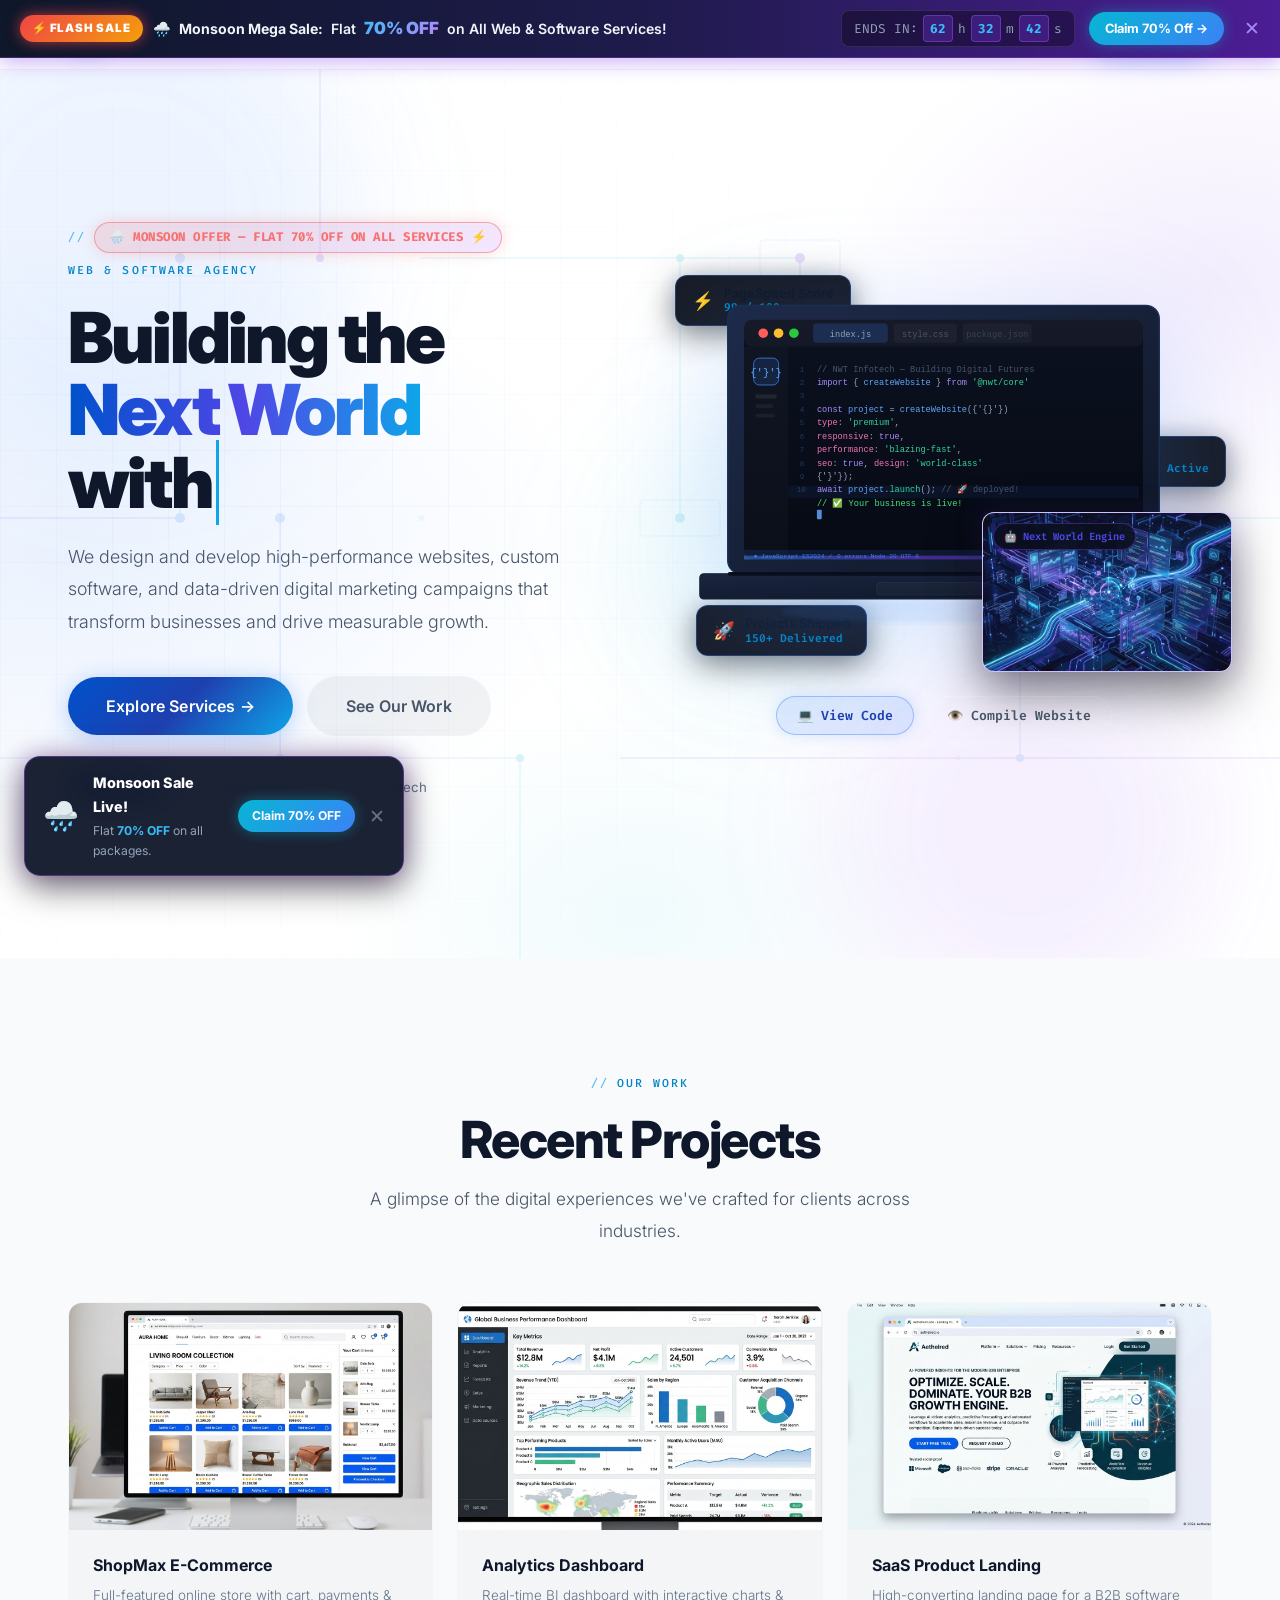
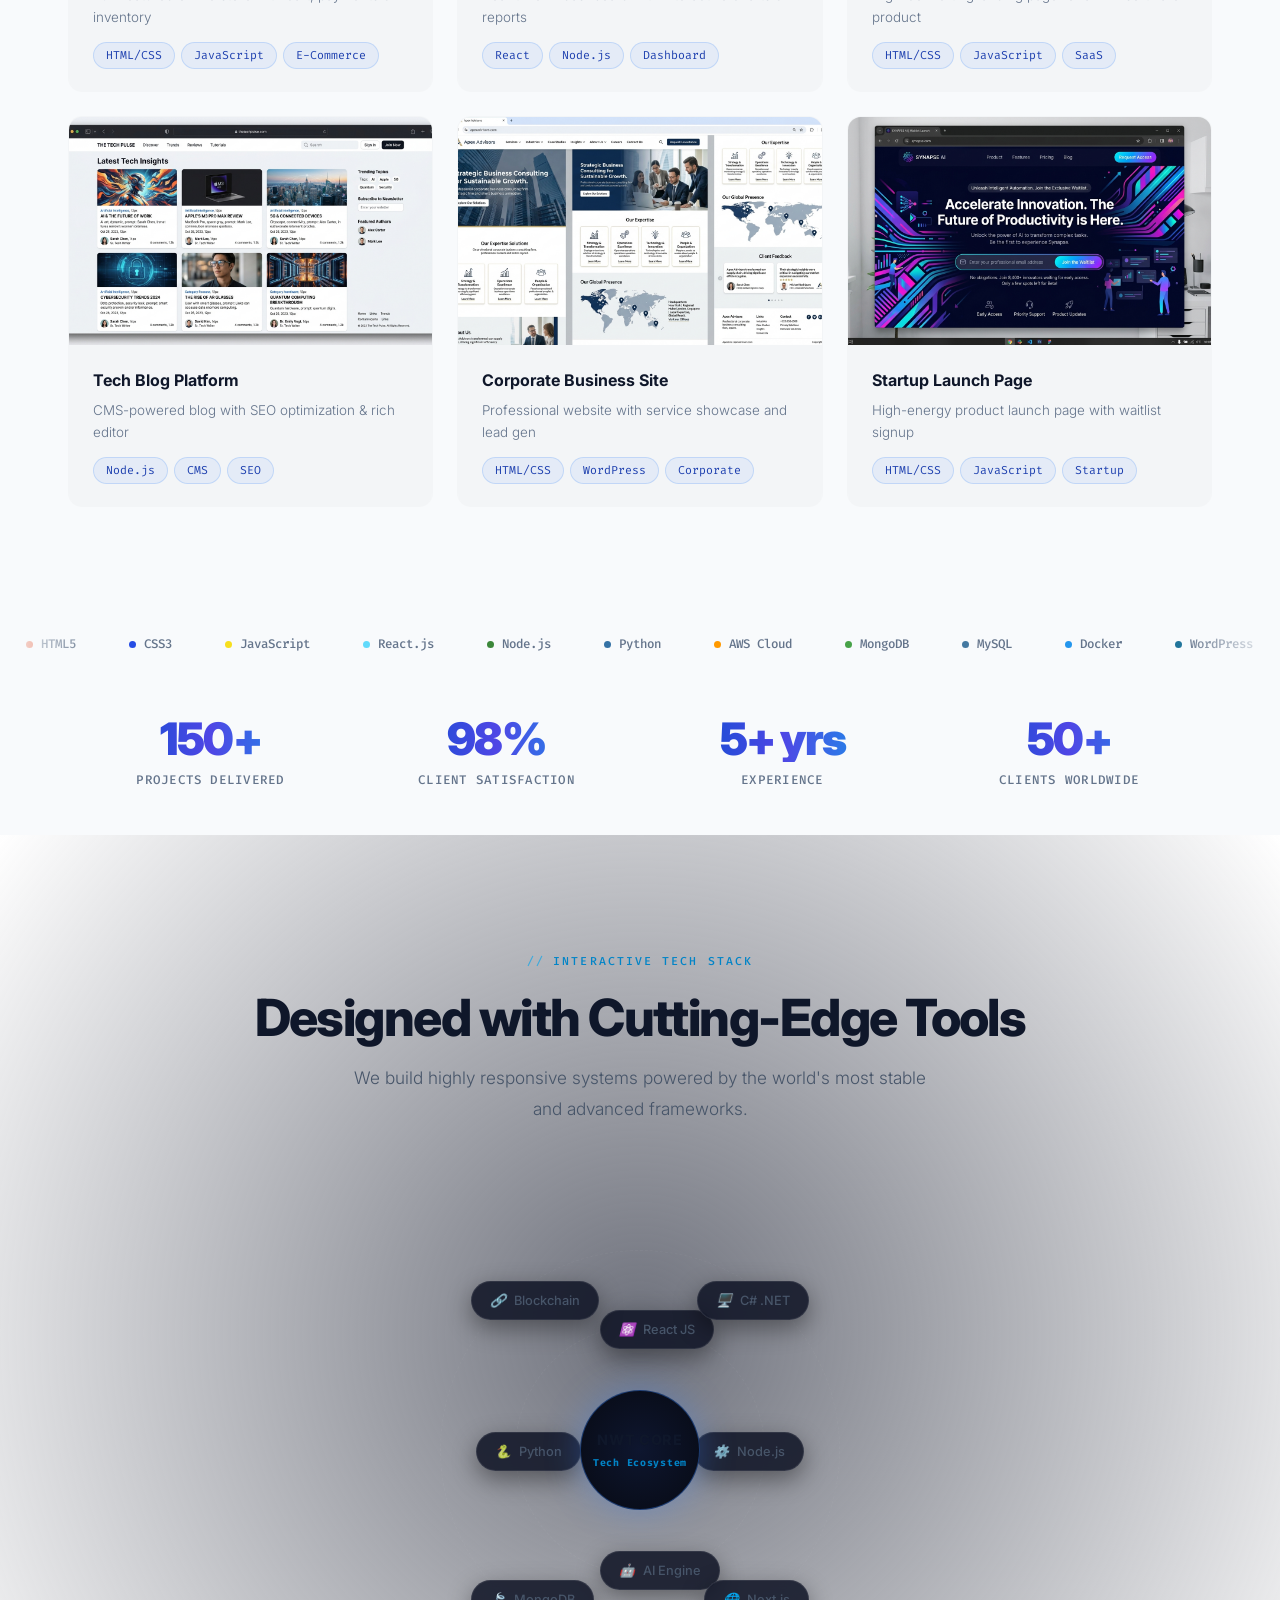
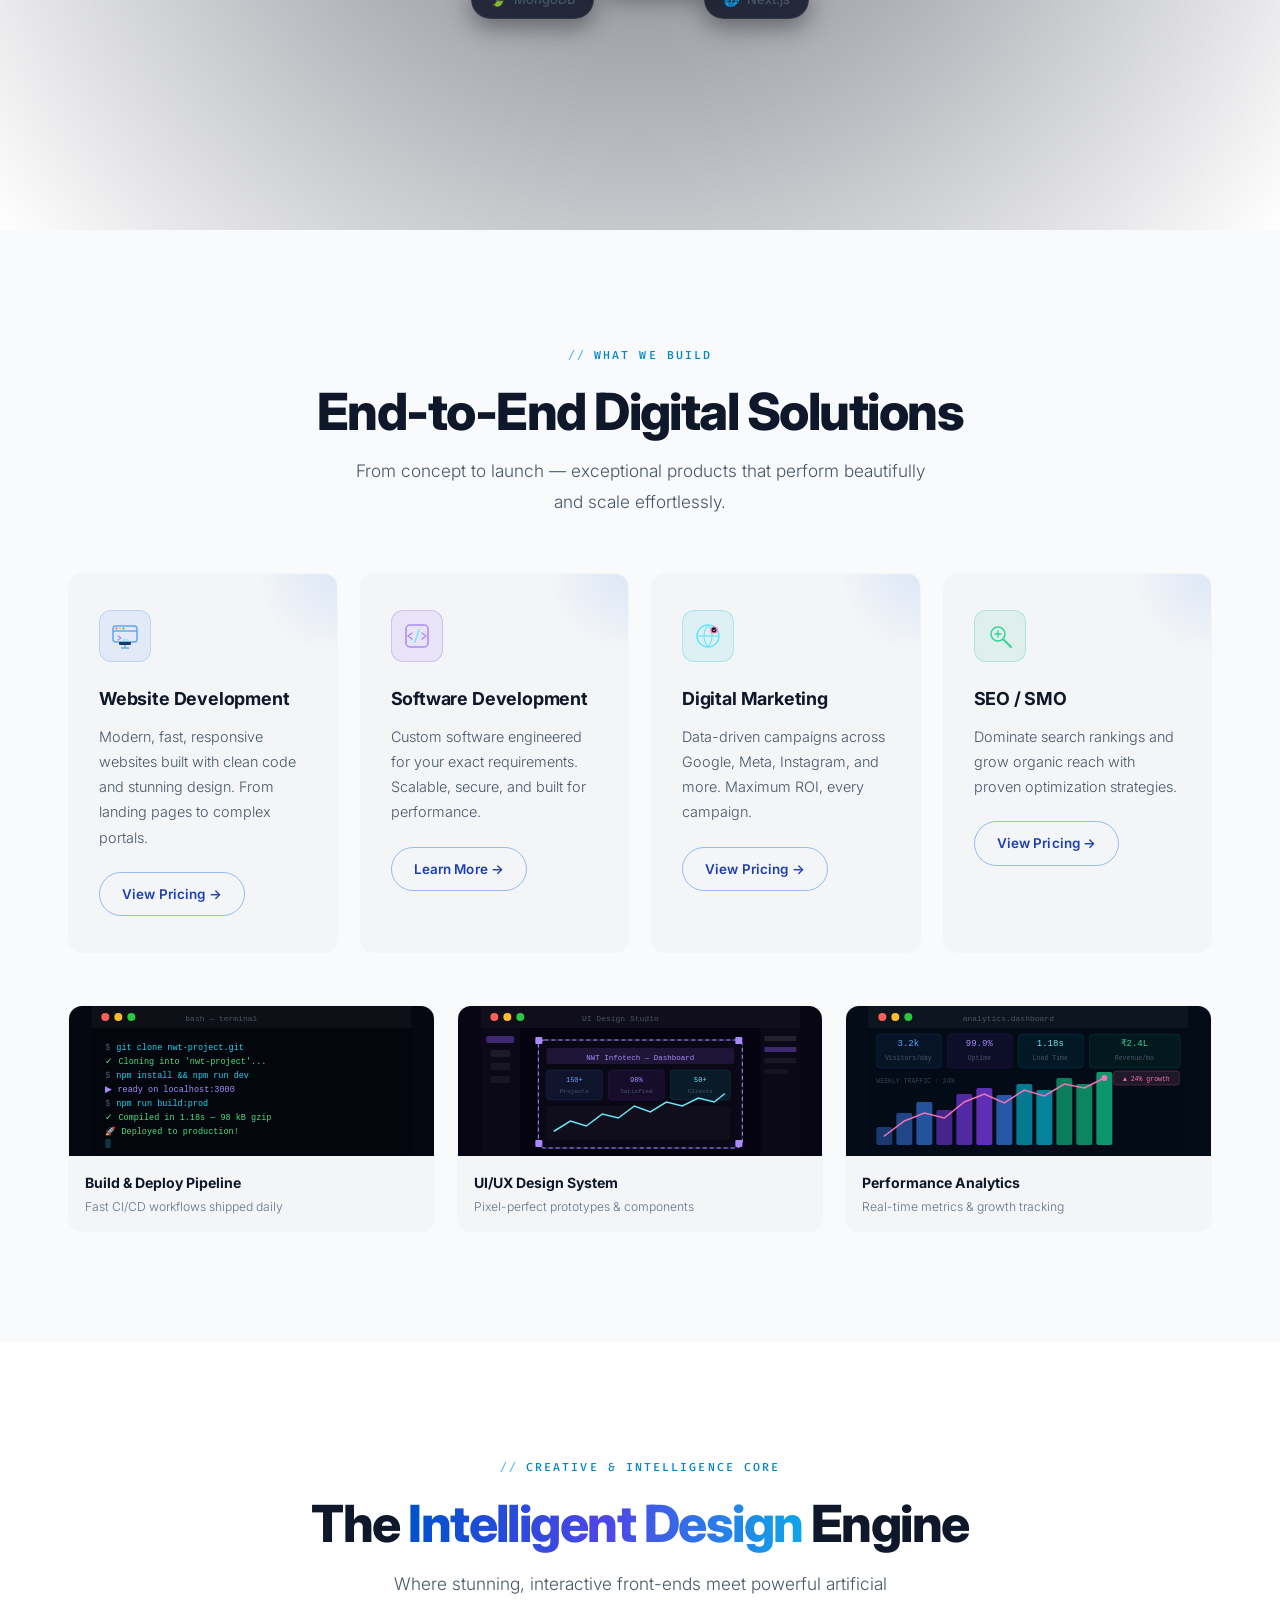
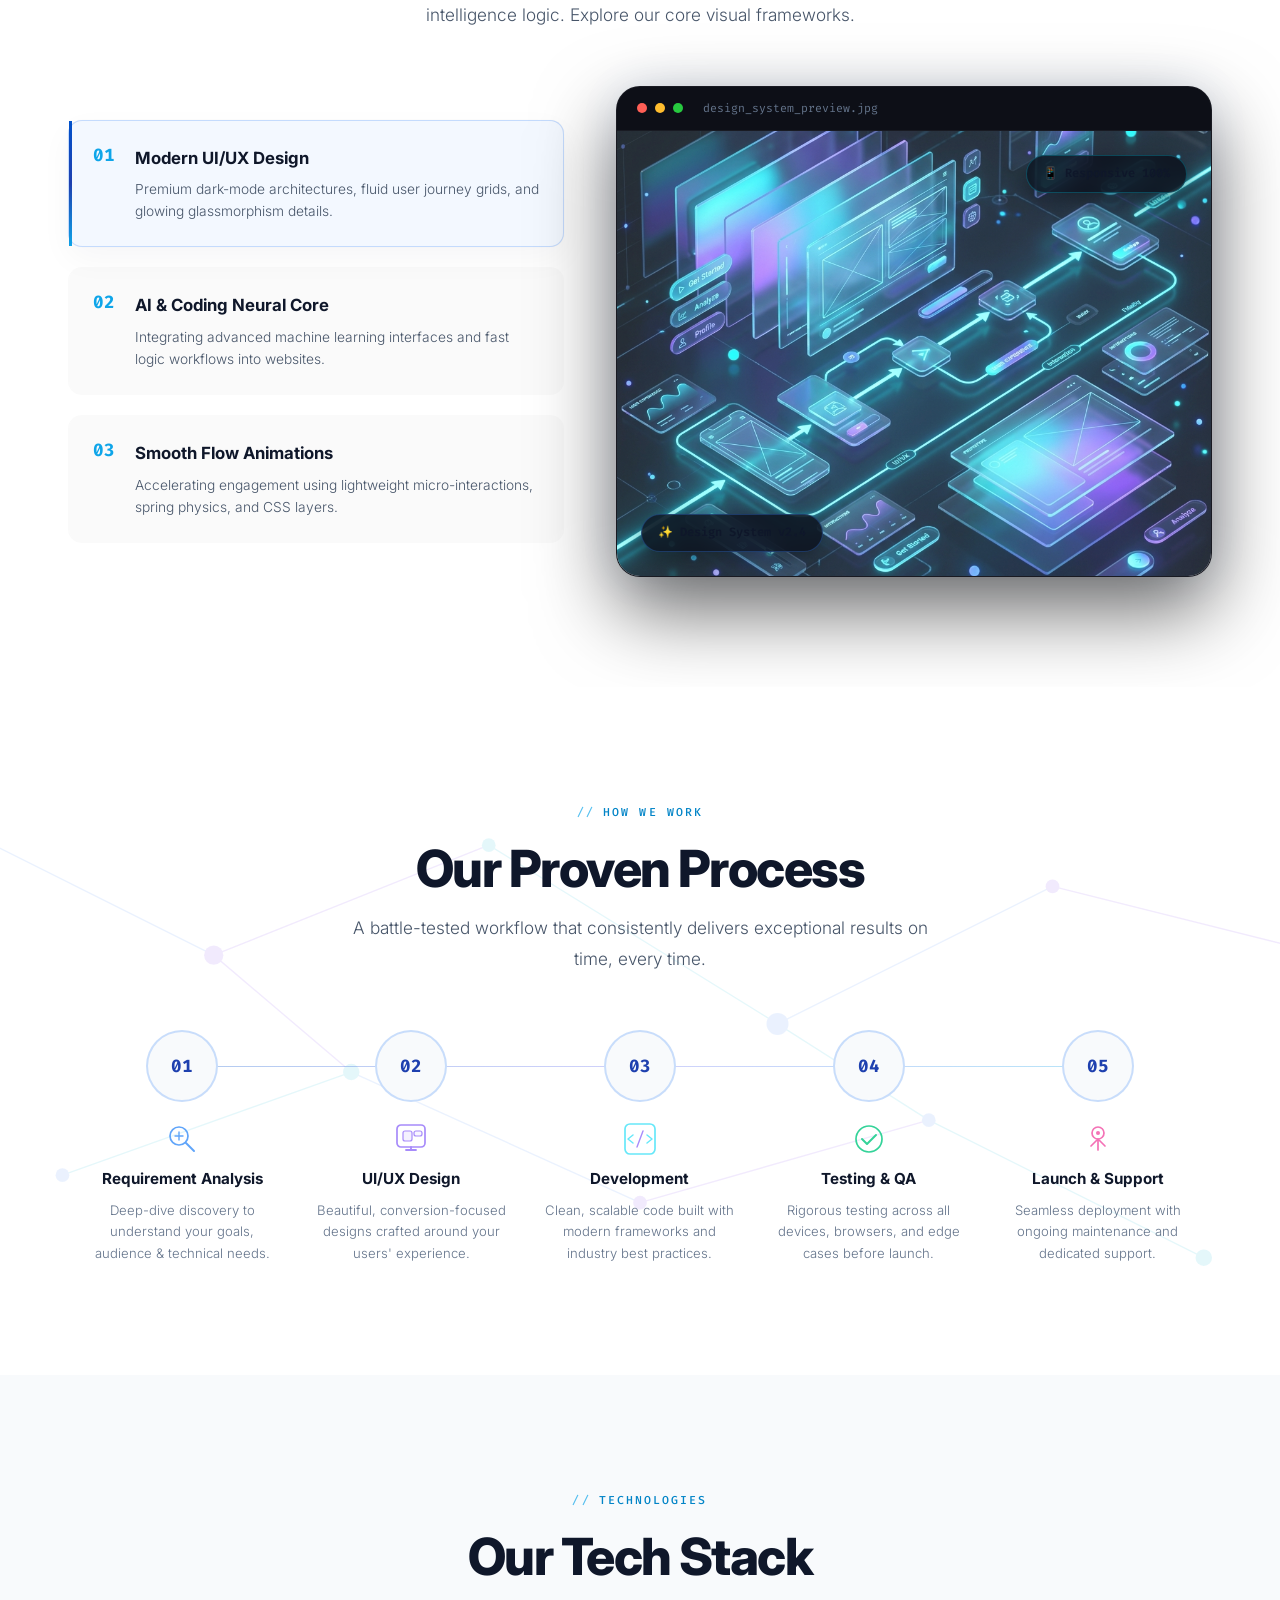
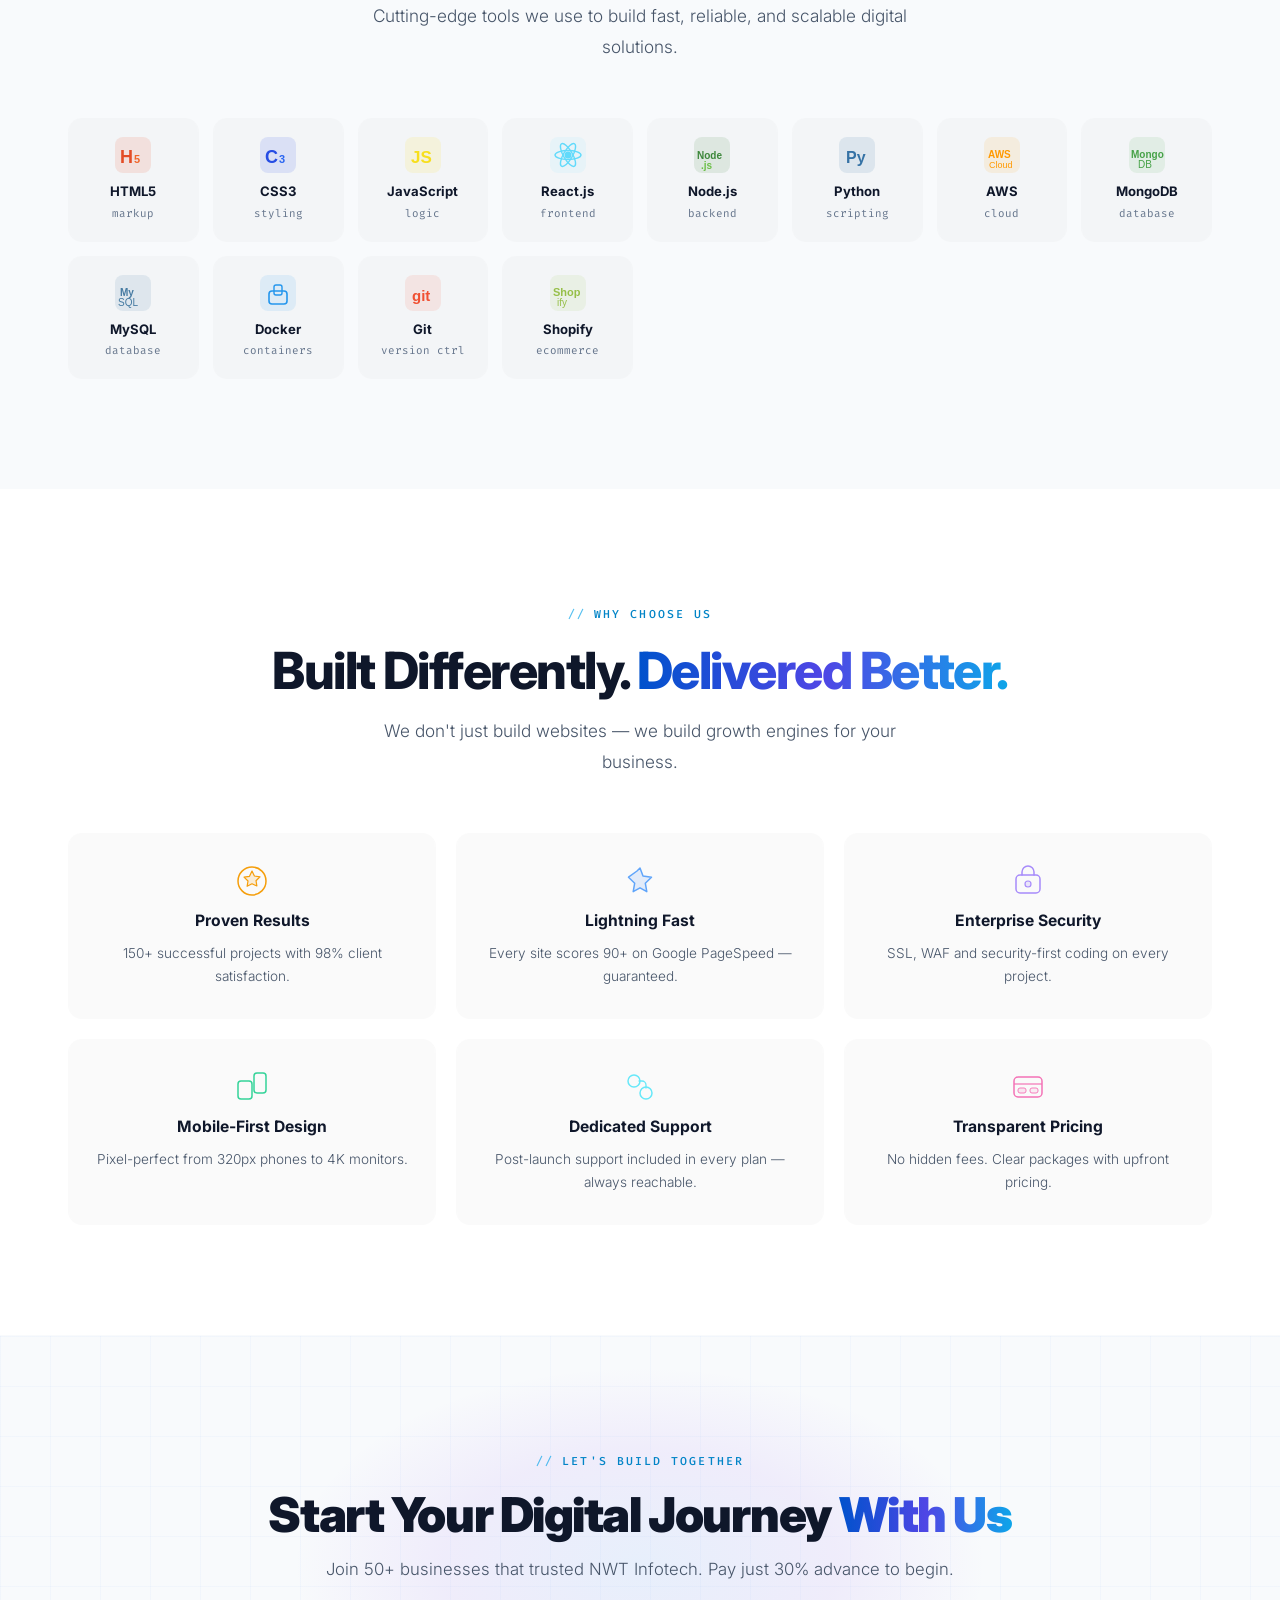
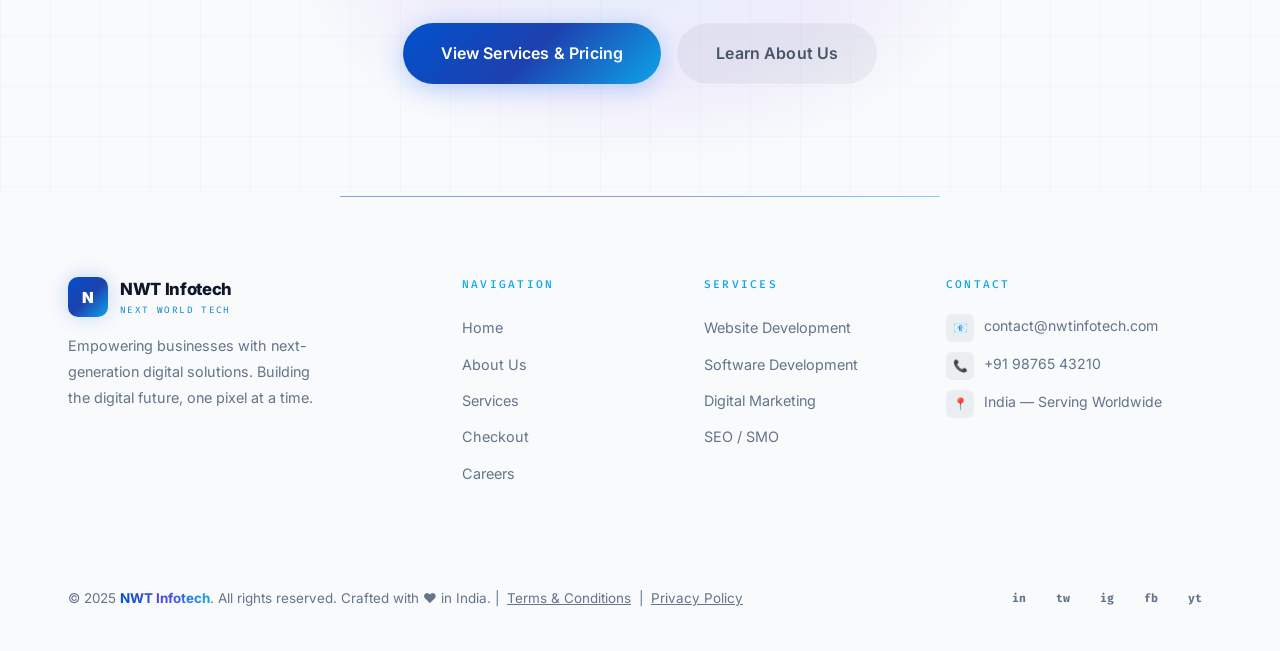
<file: index.html>
<!DOCTYPE html>
<html lang="en">
<head>
<meta charset="UTF-8"/>
<meta name="viewport" content="width=device-width,initial-scale=1.0"/>
<title>NWT Infotech – Building the Next World with Technology</title>
<meta name="description" content="NWT Infotech delivers premium website development, custom software, digital marketing, and SEO services."/>
<link rel="stylesheet" href="css/style.css"/>
<link rel="icon" href="data:image/svg+xml,<svg xmlns='http://www.w3.org/2000/svg' viewBox='0 0 32 32'><defs><linearGradient id='g' x1='0' y1='0' x2='1' y2='1'><stop offset='0' stop-color='%233b82f6'/><stop offset='1' stop-color='%237c3aed'/></linearGradient></defs><rect width='32' height='32' rx='8' fill='url(%23g)'/><text y='22' x='5' font-size='16' font-weight='900' fill='white' font-family='Arial'>N</text></svg>"/>
</head>
<body>

<!-- Preloader Screen -->
<div id="preloader">
  <div class="preloader-content">
    <div class="preloader-loader"></div>
    <div class="preloader-text">Loading NWT Infotech</div>
  </div>
</div>

<!-- MONSOON FLASH SALE TOP BANNER -->
<div id="monsoon-banner" class="monsoon-sale-banner">
  <div class="monsoon-sale-inner">
    <div style="display: flex; align-items: center; gap: 10px; flex-wrap: wrap;">
      <span class="monsoon-sale-badge">⚡ FLASH SALE</span>
      <span class="monsoon-sale-text">🌧️ <strong>Monsoon Mega Sale:</strong> Flat <span class="monsoon-sale-highlight">70% OFF</span> on All Web &amp; Software Services!</span>
    </div>
    <div style="display: flex; align-items: center; gap: 14px;">
      <div class="monsoon-timer-wrap">
        <span>ENDS IN:</span>
        <span class="monsoon-timer-unit" id="timer-hours">02</span>h
        <span class="monsoon-timer-unit" id="timer-mins">14</span>m
        <span class="monsoon-timer-unit" id="timer-secs">32</span>s
      </div>
      <a href="services.html" class="monsoon-cta-btn">Claim 70% Off →</a>
      <button onclick="closeMonsoonBanner()" class="monsoon-float-close" style="color: #a78bfa; margin-left: 6px;" aria-label="Close offer banner">✕</button>
    </div>
  </div>
</div>

<!-- NAVBAR -->
<nav class="navbar" role="navigation" aria-label="Main navigation">
  <div class="container nav-inner">
    <a href="index.html" class="nav-logo">
      <div class="logo-mark">N</div>
      <div class="logo-text"><span>NWT Infotech</span><span>next world tech</span></div>
    </a>
    <ul class="nav-links"><li><a href="index.html" class="active">Home</a></li><li><a href="about.html">About</a></li><li><a href="services.html">Services</a></li></ul>
    <div class="nav-right">
      <div class="nav-cta-wrap">
        <a href="checkout.html" class="btn btn-ghost btn-sm">🛒 Cart <span class="cart-badge" style="display:none">1</span></a>
        <a href="services.html" class="btn btn-primary btn-sm">Get Started</a>
      </div>
      <button class="hamburger" aria-label="Toggle menu"><span></span><span></span><span></span></button>
    </div>
  </div>
</nav>
<div class="nav-mobile">
  <a href="index.html" class="active">Home</a><a href="about.html">About</a><a href="services.html">Services</a>
  <a href="checkout.html" class="btn btn-ghost btn-sm">🛒 Cart</a>
  <a href="services.html" class="btn btn-primary">Get Started</a>
</div>

<!-- HERO -->
<section class="hero" aria-label="Hero">
  <div class="hero-bg">
    <div class="orb orb-1"></div><div class="orb orb-2"></div><div class="orb orb-3"></div>
    <!-- Animated circuit lines background -->
    <div class="circuit-bg">
      <svg viewBox="0 0 1400 900" preserveAspectRatio="xMidYMid slice" xmlns="http://www.w3.org/2000/svg">
        <defs>
          <linearGradient id="cg" x1="0" y1="0" x2="1" y2="1"><stop offset="0" stop-color="#3b82f6"/><stop offset="1" stop-color="#7c3aed"/></linearGradient>
        </defs>
        <!-- Horizontal traces -->
        <line x1="0" y1="200" x2="380" y2="200" stroke="url(#cg)" stroke-width="1"/>
        <line x1="480" y1="200" x2="860" y2="200" stroke="#06b6d4" stroke-width="1"/>
        <line x1="960" y1="200" x2="1400" y2="200" stroke="url(#cg)" stroke-width="1"/>
        <line x1="0" y1="460" x2="240" y2="460" stroke="#7c3aed" stroke-width="1"/>
        <line x1="340" y1="460" x2="740" y2="460" stroke="url(#cg)" stroke-width="1"/>
        <line x1="840" y1="460" x2="1400" y2="460" stroke="#06b6d4" stroke-width="1"/>
        <line x1="0" y1="700" x2="580" y2="700" stroke="#3b82f6" stroke-width="1"/>
        <line x1="680" y1="700" x2="1400" y2="700" stroke="#7c3aed" stroke-width="1"/>
        <!-- Vertical connectors -->
        <line x1="240" y1="200" x2="240" y2="460" stroke="#3b82f6" stroke-width="1"/>
        <line x1="380" y1="0" x2="380" y2="200" stroke="#7c3aed" stroke-width="1"/>
        <line x1="740" y1="460" x2="740" y2="200" stroke="#06b6d4" stroke-width="1"/>
        <line x1="340" y1="460" x2="340" y2="700" stroke="#3b82f6" stroke-width="1"/>
        <line x1="860" y1="200" x2="860" y2="460" stroke="#7c3aed" stroke-width="1"/>
        <line x1="580" y1="700" x2="580" y2="900" stroke="#06b6d4" stroke-width="1"/>
        <line x1="1080" y1="460" x2="1080" y2="700" stroke="#3b82f6" stroke-width="1"/>
        <!-- Nodes -->
        <circle cx="240" cy="200" r="5" fill="#3b82f6"/><circle cx="240" cy="460" r="5" fill="#3b82f6"/>
        <circle cx="380" cy="200" r="4" fill="#7c3aed"/><circle cx="740" cy="460" r="5" fill="#06b6d4"/>
        <circle cx="740" cy="200" r="4" fill="#06b6d4"/><circle cx="340" cy="460" r="5" fill="#3b82f6"/>
        <circle cx="340" cy="700" r="4" fill="#3b82f6"/><circle cx="860" cy="200" r="5" fill="#7c3aed"/>
        <circle cx="860" cy="460" r="5" fill="#7c3aed"/><circle cx="580" cy="700" r="4" fill="#06b6d4"/>
        <circle cx="1080" cy="460" r="5" fill="#3b82f6"/><circle cx="1080" cy="700" r="4" fill="#3b82f6"/>
        <!-- IC chip outlines -->
        <rect x="200" y="182" width="80" height="36" rx="4" fill="none" stroke="#3b82f6" stroke-width=".8" opacity=".6"/>
        <rect x="700" y="442" width="80" height="36" rx="4" fill="none" stroke="#06b6d4" stroke-width=".8" opacity=".6"/>
        <rect x="820" y="182" width="80" height="36" rx="4" fill="none" stroke="#7c3aed" stroke-width=".8" opacity=".6"/>
        <!-- Animated moving pulses -->
        <circle r="3" fill="#60a5fa" opacity=".8"><animateMotion dur="3s" repeatCount="indefinite" path="M0,200 L240,200"/></circle>
        <circle r="3" fill="#67e8f9" opacity=".8"><animateMotion dur="2.5s" repeatCount="indefinite" path="M340,460 L740,460"/></circle>
        <circle r="3" fill="#a78bfa" opacity=".8"><animateMotion dur="3.5s" repeatCount="indefinite" path="M860,0 L860,460"/></circle>
        <circle r="2.5" fill="#f472b6" opacity=".7"><animateMotion dur="4s" repeatCount="indefinite" path="M680,700 L1080,700"/></circle>
      </svg>
    </div>
  </div>

  <div class="container">
    <div class="hero-grid">

      <!-- Left: text -->
      <div class="hero-text fade-in-left">
        <div class="eyebrow" style="display: inline-flex; align-items: center; gap: 8px; flex-wrap: wrap;">
          <span class="monsoon-hero-tag">🌧️ MONSOON OFFER — FLAT 70% OFF ON ALL SERVICES ⚡</span>
          <span>Web &amp; Software Agency</span>
        </div>
        <h1>Building the<br/><span class="grad-text">Next World</span><br/>with <span id="dynamic-tech-text" class="tech-highlight">Technology</span></h1>
        <p>We design and develop high-performance websites, custom software, and data-driven digital marketing campaigns that transform businesses and drive measurable growth.</p>
        <div class="hero-actions">
          <a href="services.html" class="btn btn-primary btn-lg">Explore Services →</a>
          <a href="#services-preview" class="btn btn-ghost btn-lg">See Our Work</a>
        </div>
        <div class="hero-trust">
          <div class="trust-avatars"><span>R</span><span>A</span><span>M</span><span>P</span></div>
          <div class="trust-text"><strong>150+ happy clients</strong> trust NWT Infotech</div>
        </div>
      </div>

      <!-- Right: SVG Laptop illustration -->
      <div class="hero-illustration fade-in-right">
        <div class="laptop-scene">

          <!-- Floating stat cards -->
          <div class="floater fl-1">
            <span style="font-size:1.1rem">⚡</span>
            <div class="f-lbl">PageSpeed Score<div class="f-val">99 / 100</div></div>
          </div>
          <div class="floater fl-2">
            <span style="font-size:1.1rem">🔒</span>
            <div class="f-lbl">Security<div class="f-val">SSL + WAF Active</div></div>
          </div>
          <div class="floater fl-3">
            <span style="font-size:1.1rem">🚀</span>
            <div class="f-lbl">Projects Shipped<div class="f-val">150+ Delivered</div></div>
          </div>

          <!-- SVG Laptop -->
          <div class="laptop-float">
            <svg viewBox="0 0 560 390" xmlns="http://www.w3.org/2000/svg" style="width:100%;filter:drop-shadow(0 28px 60px rgba(59,130,246,.22))">
              <defs>
                <linearGradient id="ll" x1="0" y1="0" x2="1" y2="1"><stop offset="0" stop-color="#1e2a4a"/><stop offset="1" stop-color="#0f1726"/></linearGradient>
                <linearGradient id="ls" x1="0" y1="0" x2="0" y2="1"><stop offset="0" stop-color="#0c1120"/><stop offset="1" stop-color="#060a14"/></linearGradient>
                <linearGradient id="lb" x1="0" y1="0" x2="1" y2="1"><stop offset="0" stop-color="#1a2540"/><stop offset="1" stop-color="#0c1626"/></linearGradient>
                <linearGradient id="lg" x1="0" y1="0" x2="1" y2="0"><stop offset="0" stop-color="#3b82f6"/><stop offset=".5" stop-color="#7c3aed"/><stop offset="1" stop-color="#06b6d4"/></linearGradient>
                <filter id="gw"><feGaussianBlur stdDeviation="2.5"/></filter>
              </defs>
              <!-- Lid -->
              <rect x="55" y="15" width="450" height="280" rx="14" fill="url(#ll)" stroke="#1a3054" stroke-width="1.5"/>
              <!-- Screen -->
              <rect x="72" y="30" width="416" height="250" rx="8" fill="url(#ls)"/>
              <!-- Titlebar -->
              <rect x="72" y="30" width="416" height="28" rx="8" fill="rgba(255,255,255,.035)"/>
              <circle cx="92" cy="44" r="5" fill="#ff5f56"/>
              <circle cx="108" cy="44" r="5" fill="#ffbd2e"/>
              <circle cx="124" cy="44" r="5" fill="#27c93f"/>
              <!-- Tab active -->
              <rect x="144" y="34" width="78" height="20" rx="4" fill="rgba(59,130,246,.2)"/>
              <text x="183" y="48" font-family="monospace" font-size="9" fill="#94a3b8" text-anchor="middle">index.js</text>
              <rect x="228" y="34" width="66" height="20" rx="4" fill="rgba(255,255,255,.04)"/>
              <text x="261" y="48" font-family="monospace" font-size="9" fill="#475569" text-anchor="middle">style.css</text>
              <rect x="300" y="34" width="72" height="20" rx="4" fill="rgba(255,255,255,.03)"/>
              <text x="336" y="48" font-family="monospace" font-size="9" fill="#334155" text-anchor="middle">package.json</text>
              <!-- Sidebar -->
              <rect x="72" y="58" width="46" height="222" fill="rgba(255,255,255,.02)"/>
              <rect x="82" y="70" width="26" height="28" rx="6" fill="rgba(59,130,246,.14)" stroke="#3b82f6" stroke-width=".8"/>
              <text x="95" y="89" font-family="monospace" font-size="11" fill="#60a5fa" text-anchor="middle">{'}'}</text>
              <rect x="84" y="108" width="22" height="4" rx="1" fill="rgba(255,255,255,.08)"/>
              <rect x="84" y="118" width="18" height="4" rx="1" fill="rgba(255,255,255,.05)"/>
              <rect x="84" y="128" width="20" height="4" rx="1" fill="rgba(255,255,255,.05)"/>
              <!-- Group for editor code view -->
              <g id="screen-code-view" style="opacity: 1; transition: opacity var(--t);">
                <!-- Line numbers -->
                <text x="130" y="84" font-family="monospace" font-size="8" fill="#1e3a5f">1</text>
                <text x="130" y="98" font-family="monospace" font-size="8" fill="#1e3a5f">2</text>
                <text x="130" y="112" font-family="monospace" font-size="8" fill="#1e3a5f">3</text>
                <text x="130" y="126" font-family="monospace" font-size="8" fill="#1e3a5f">4</text>
                <text x="130" y="140" font-family="monospace" font-size="8" fill="#1e3a5f">5</text>
                <text x="130" y="154" font-family="monospace" font-size="8" fill="#1e3a5f">6</text>
                <text x="130" y="168" font-family="monospace" font-size="8" fill="#1e3a5f">7</text>
                <text x="130" y="182" font-family="monospace" font-size="8" fill="#1e3a5f">8</text>
                <text x="130" y="196" font-family="monospace" font-size="8" fill="#1e3a5f">9</text>
                <text x="127" y="210" font-family="monospace" font-size="8" fill="#1e3a5f">10</text>
                <!-- Active line highlight -->
                <rect x="118" y="203" width="366" height="13" rx="2" fill="rgba(59,130,246,.07)"/>
                <!-- Code -->
                <text x="148" y="84" font-family="monospace" font-size="9" fill="#475569">// NWT Infotech — Building Digital Futures</text>
                <text x="148" y="98" font-family="monospace" font-size="9"><tspan fill="#a78bfa">import</tspan><tspan fill="#94a3b8"> { </tspan><tspan fill="#60a5fa">createWebsite</tspan><tspan fill="#94a3b8"> } </tspan><tspan fill="#a78bfa">from</tspan><tspan fill="#34d399"> '@nwt/core'</tspan></text>
                <text x="148" y="112" font-family="monospace" font-size="9" fill="#334155"> </text>
                <text x="148" y="126" font-family="monospace" font-size="9"><tspan fill="#a78bfa">const </tspan><tspan fill="#60a5fa">project</tspan><tspan fill="#94a3b8"> = </tspan><tspan fill="#60a5fa">createWebsite</tspan><tspan fill="#94a3b8">({'{}'})</tspan></text>
                <text x="148" y="140" font-family="monospace" font-size="9"><tspan fill="#94a3b8">  </tspan><tspan fill="#f472b6">type</tspan><tspan fill="#94a3b8">: </tspan><tspan fill="#34d399">'premium'</tspan><tspan fill="#94a3b8">,</tspan></text>
                <text x="148" y="154" font-family="monospace" font-size="9"><tspan fill="#94a3b8">  </tspan><tspan fill="#f472b6">responsive</tspan><tspan fill="#94a3b8">: </tspan><tspan fill="#a78bfa">true</tspan><tspan fill="#94a3b8">,</tspan></text>
                <text x="148" y="168" font-family="monospace" font-size="9"><tspan fill="#94a3b8">  </tspan><tspan fill="#f472b6">performance</tspan><tspan fill="#94a3b8">: </tspan><tspan fill="#34d399">'blazing-fast'</tspan><tspan fill="#94a3b8">,</tspan></text>
                <text x="148" y="182" font-family="monospace" font-size="9"><tspan fill="#94a3b8">  </tspan><tspan fill="#f472b6">seo</tspan><tspan fill="#94a3b8">: </tspan><tspan fill="#a78bfa">true</tspan><tspan fill="#94a3b8">, </tspan><tspan fill="#f472b6">design</tspan><tspan fill="#94a3b8">: </tspan><tspan fill="#34d399">'world-class'</tspan></tspan></text>
                <text x="148" y="196" font-family="monospace" font-size="9"><tspan fill="#94a3b8">{'}'});</tspan></text>
                <text x="148" y="210" font-family="monospace" font-size="9"><tspan fill="#a78bfa">await </tspan><tspan fill="#60a5fa">project</tspan><tspan fill="#94a3b8">.</tspan><tspan fill="#34d399">launch</tspan><tspan fill="#94a3b8">(); </tspan><tspan fill="#475569">// 🚀 deployed!</tspan></text>
                <text x="148" y="224" font-family="monospace" font-size="9" fill="#4ade80">// ✅ Your business is live!</text>
                <!-- Blinking cursor -->
                <rect x="148" y="228" width="5" height="10" rx="1" fill="#60a5fa"><animate attributeName="opacity" values="1;0;1" dur="1.1s" repeatCount="indefinite"/></rect>
              </g>

              <!-- Live Preview View (Web Building Showcase) -->
              <g id="screen-live-view" style="opacity: 0; pointer-events: none; transition: opacity var(--t);">
                <!-- Mini browser frame inner navbar -->
                <rect x="72" y="58" width="416" height="24" fill="rgba(255,255,255,.02)"/>
                <!-- Mini Logo -->
                <circle cx="95" cy="70" r="5" fill="#3b82f6"/>
                <text x="106" y="73" font-family="sans-serif" font-weight="900" font-size="7" fill="#fff">NWT</text>
                <!-- Mini Nav Links -->
                <rect x="360" y="68" width="20" height="3" rx="1" fill="#60a5fa"/>
                <rect x="390" y="68" width="20" height="3" rx="1" fill="#94a3b8"/>
                <rect x="420" y="68" width="25" height="3" rx="1" fill="#94a3b8"/>
                
                <!-- Main Visual Background (Mini futuristic pattern) -->
                <rect x="84" y="92" width="392" height="100" rx="6" fill="rgba(59,130,246,.05)" stroke="rgba(59,130,246,.15)" stroke-width="1"/>
                
                <!-- Inner site heading -->
                <text x="280" y="122" font-family="sans-serif" font-weight="900" font-size="12" fill="url(#lg)" text-anchor="middle">WE BUILD WEBSITES</text>
                <text x="280" y="136" font-family="sans-serif" font-weight="700" font-size="6" fill="#94a3b8" text-anchor="middle">STUNNING AESTHETICS • HIGH PERFORMANCE</text>
                
                <!-- Simulated design elements / grids (floating widgets inside mockup) -->
                <rect x="120" y="152" width="80" height="26" rx="4" fill="rgba(255,255,255,.03)" stroke="rgba(255,255,255,.06)"/>
                <text x="160" y="167" font-family="sans-serif" font-weight="600" font-size="5" fill="#a78bfa" text-anchor="middle">🎨 UI/UX DESIGN</text>
                
                <rect x="210" y="152" width="80" height="26" rx="4" fill="rgba(59,130,246,.1)" stroke="rgba(59,130,246,.25)"/>
                <text x="250" y="167" font-family="sans-serif" font-weight="600" font-size="5" fill="#3b82f6" text-anchor="middle">⚡ SPEED 99/100</text>
                
                <rect x="300" y="152" width="80" height="26" rx="4" fill="rgba(255,255,255,.03)" stroke="rgba(255,255,255,.06)"/>
                <text x="340" y="167" font-family="sans-serif" font-weight="600" font-size="5" fill="#67e8f9" text-anchor="middle">🤖 AI INTEGRATED</text>

                <!-- Compiled Success message -->
                <rect x="160" y="202" width="240" height="22" rx="11" fill="rgba(16,185,129,.1)" stroke="rgba(16,185,129,.3)" stroke-width="1"/>
                <text x="280" y="215" font-family="sans-serif" font-weight="700" font-size="6.5" fill="#34d399" text-anchor="middle">✓ Interactive Web App Shipped Successfully!</text>
              </g>

              <!-- Status bar -->
              <rect x="72" y="270" width="416" height="10" fill="rgba(59,130,246,.12)"/>
              <text x="82" y="278" font-family="monospace" font-size="6.5" fill="#3b82f6">● JavaScript ES2024  ✓ 0 errors  Node 20  UTF-8</text>
              <!-- Glow accent -->
              <rect x="72" y="276" width="416" height="4" fill="url(#lg)" opacity=".5"/>
              <!-- Base -->
              <rect x="26" y="295" width="508" height="26" rx="4" fill="url(#lb)" stroke="#162038" stroke-width="1.5"/>
              <rect x="55" y="293" width="450" height="4" rx="2" fill="#080e1c"/>
              <!-- Trackpad -->
              <rect x="210" y="304" width="140" height="13" rx="4" fill="rgba(255,255,255,.03)" stroke="rgba(255,255,255,.06)" stroke-width=".8"/>
              <!-- Glow under laptop -->
              <ellipse cx="280" cy="334" rx="170" ry="12" fill="rgba(59,130,246,.1)" filter="url(#gw)"/>
            </svg>
          </div>

          <!-- Futuristic visual overlay frame representing computer world/AI -->
          <div class="hero-ai-frame">
            <img src="assets/hero_computer_world.jpg" alt="AI & Web Design Ecosystem" class="ai-frame-img" />
            <div class="ai-frame-badge">🤖 Next World Engine</div>
          </div>
        </div>

        <!-- Live Interactive Web Builder Controls -->
        <div class="interactive-controls">
          <button class="interactive-btn active" id="btn-show-code">💻 View Code</button>
          <button class="interactive-btn" id="btn-show-live">👁️ Compile Website</button>
        </div>
      </div>

        <!-- Mobile pills -->
        <div class="hero-mobile-pills">
          <div class="hero-chip hero-chip-static"><div class="chip-dot"></div>⚡ 99 PageSpeed</div>
          <div class="hero-chip hero-chip-static"><div class="chip-dot"></div>🔒 SSL Secured</div>
          <div class="hero-chip hero-chip-static"><div class="chip-dot"></div>📱 Mobile First</div>
        </div>
      </div>
    </div>
  </div>
</section>

<!-- PORTFOLIO -->
<section class="section portfolio-section">
  <div class="container">
    <div class="text-center fade-in">
      <div class="eyebrow">Our Work</div>
      <h2 class="section-title">Recent Projects</h2>
      <p class="section-sub">A glimpse of the digital experiences we've crafted for clients across industries.</p>
    </div>
    <div class="portfolio-grid stagger">
      <div class="portfolio-card"><div class="portfolio-preview"><img src="assets/project_ecom.jpg" alt="ShopMax E-Commerce" style="width: 100%; height: 100%; object-fit: cover;" /></div><div class="portfolio-info"><h4>ShopMax E-Commerce</h4><p>Full-featured online store with cart, payments &amp; inventory</p><div class="port-tags"><span class="port-tag">HTML/CSS</span><span class="port-tag">JavaScript</span><span class="port-tag">E-Commerce</span></div></div></div>
      <div class="portfolio-card"><div class="portfolio-preview"><img src="assets/project_dash.jpg" alt="Analytics Dashboard" style="width: 100%; height: 100%; object-fit: cover;" /></div><div class="portfolio-info"><h4>Analytics Dashboard</h4><p>Real-time BI dashboard with interactive charts &amp; reports</p><div class="port-tags"><span class="port-tag">React</span><span class="port-tag">Node.js</span><span class="port-tag">Dashboard</span></div></div></div>
      <div class="portfolio-card"><div class="portfolio-preview"><img src="assets/project_saas.jpg" alt="SaaS Product Landing" style="width: 100%; height: 100%; object-fit: cover;" /></div><div class="portfolio-info"><h4>SaaS Product Landing</h4><p>High-converting landing page for a B2B software product</p><div class="port-tags"><span class="port-tag">HTML/CSS</span><span class="port-tag">JavaScript</span><span class="port-tag">SaaS</span></div></div></div>
      <div class="portfolio-card"><div class="portfolio-preview"><img src="assets/project_blog.jpg" alt="Tech Blog Platform" style="width: 100%; height: 100%; object-fit: cover;" /></div><div class="portfolio-info"><h4>Tech Blog Platform</h4><p>CMS-powered blog with SEO optimization &amp; rich editor</p><div class="port-tags"><span class="port-tag">Node.js</span><span class="port-tag">CMS</span><span class="port-tag">SEO</span></div></div></div>
      <div class="portfolio-card"><div class="portfolio-preview"><img src="assets/project_biz.jpg" alt="Corporate Business Site" style="width: 100%; height: 100%; object-fit: cover;" /></div><div class="portfolio-info"><h4>Corporate Business Site</h4><p>Professional website with service showcase and lead gen</p><div class="port-tags"><span class="port-tag">HTML/CSS</span><span class="port-tag">WordPress</span><span class="port-tag">Corporate</span></div></div></div>
      <div class="portfolio-card"><div class="portfolio-preview"><img src="assets/project_launch.jpg" alt="Startup Launch Page" style="width: 100%; height: 100%; object-fit: cover;" /></div><div class="portfolio-info"><h4>Startup Launch Page</h4><p>High-energy product launch page with waitlist signup</p><div class="port-tags"><span class="port-tag">HTML/CSS</span><span class="port-tag">JavaScript</span><span class="port-tag">Startup</span></div></div></div>
    </div>
  </div>
</section>

<!-- SCROLLING TECH MARQUEE -->
<div class="marquee-wrap">
  <div class="marquee-track">
    <div class="marquee-set">
      <div class="m-item"><div class="m-dot" style="background:#e34c26"></div>HTML5</div>
      <div class="m-item"><div class="m-dot" style="background:#264de4"></div>CSS3</div>
      <div class="m-item"><div class="m-dot" style="background:#f7df1e"></div>JavaScript</div>
      <div class="m-item"><div class="m-dot" style="background:#61dafb"></div>React.js</div>
      <div class="m-item"><div class="m-dot" style="background:#3c873a"></div>Node.js</div>
      <div class="m-item"><div class="m-dot" style="background:#3572A5"></div>Python</div>
      <div class="m-item"><div class="m-dot" style="background:#FF9900"></div>AWS Cloud</div>
      <div class="m-item"><div class="m-dot" style="background:#47A248"></div>MongoDB</div>
      <div class="m-item"><div class="m-dot" style="background:#4479A1"></div>MySQL</div>
      <div class="m-item"><div class="m-dot" style="background:#2496ED"></div>Docker</div>
      <div class="m-item"><div class="m-dot" style="background:#21759b"></div>WordPress</div>
      <div class="m-item"><div class="m-dot" style="background:#96BF48"></div>Shopify</div>
      <div class="m-item"><div class="m-dot" style="background:#F05032"></div>Git / GitHub</div>
      <div class="m-item"><div class="m-dot" style="background:#4285F4"></div>Google Cloud</div>
      <div class="m-item"><div class="m-dot" style="background:#a78bfa"></div>Next.js</div>
      <div class="m-item"><div class="m-dot" style="background:#06b6d4"></div>TailwindCSS</div>
    </div>
    <div class="marquee-set" aria-hidden="true">
      <div class="m-item"><div class="m-dot" style="background:#e34c26"></div>HTML5</div>
      <div class="m-item"><div class="m-dot" style="background:#264de4"></div>CSS3</div>
      <div class="m-item"><div class="m-dot" style="background:#f7df1e"></div>JavaScript</div>
      <div class="m-item"><div class="m-dot" style="background:#61dafb"></div>React.js</div>
      <div class="m-item"><div class="m-dot" style="background:#3c873a"></div>Node.js</div>
      <div class="m-item"><div class="m-dot" style="background:#3572A5"></div>Python</div>
      <div class="m-item"><div class="m-dot" style="background:#FF9900"></div>AWS Cloud</div>
      <div class="m-item"><div class="m-dot" style="background:#47A248"></div>MongoDB</div>
      <div class="m-item"><div class="m-dot" style="background:#4479A1"></div>MySQL</div>
      <div class="m-item"><div class="m-dot" style="background:#2496ED"></div>Docker</div>
      <div class="m-item"><div class="m-dot" style="background:#21759b"></div>WordPress</div>
      <div class="m-item"><div class="m-dot" style="background:#96BF48"></div>Shopify</div>
      <div class="m-item"><div class="m-dot" style="background:#F05032"></div>Git / GitHub</div>
      <div class="m-item"><div class="m-dot" style="background:#4285F4"></div>Google Cloud</div>
      <div class="m-item"><div class="m-dot" style="background:#a78bfa"></div>Next.js</div>
      <div class="m-item"><div class="m-dot" style="background:#06b6d4"></div>TailwindCSS</div>
    </div>
  </div>
</div>

<!-- STATS -->
<div class="stats-bar">
  <div class="container">
    <div class="stats-grid">
      <div class="stat-item fade-in"><div class="stat-num" data-count="150" data-suffix="+">0</div><div class="stat-label">Projects Delivered</div></div>
      <div class="stat-item fade-in"><div class="stat-num" data-count="98" data-suffix="%">0</div><div class="stat-label">Client Satisfaction</div></div>
      <div class="stat-item fade-in"><div class="stat-num" data-count="5" data-suffix="+ yrs">0</div><div class="stat-label">Experience</div></div>
      <div class="stat-item fade-in"><div class="stat-num" data-count="50" data-suffix="+">0</div><div class="stat-label">Clients Worldwide</div></div>
    </div>
  </div>
</div>

<!-- ORBITING TECHNOLOGIES SECTION -->
<section class="section orbit-section" aria-label="Technology Stack Ecosystem">
  <div class="container">
    <div class="text-center fade-in">
      <div class="eyebrow">Interactive Tech Stack</div>
      <h2 class="section-title">Designed with Cutting-Edge Tools</h2>
      <p class="section-sub">We build highly responsive systems powered by the world's most stable and advanced frameworks.</p>
    </div>

    <div class="orbit-wrapper fade-in">
      <div class="orbit-center-node">
        NWT CORE
        <span>Tech Ecosystem</span>
      </div>

      <!-- Ring 1 (Inner Orbit) -->
      <div class="orbit-ring orbit-ring-1">
        <div class="orbit-bubble ring-1-node-1"><i class="tech-icon">⚛️</i> React JS</div>
        <div class="orbit-bubble ring-1-node-2"><i class="tech-icon">🤖</i> AI Engine</div>
        <div class="orbit-bubble ring-1-node-3"><i class="tech-icon">🐍</i> Python</div>
        <div class="orbit-bubble ring-1-node-4"><i class="tech-icon">⚙️</i> Node.js</div>
      </div>

      <!-- Ring 2 (Outer Orbit) -->
      <div class="orbit-ring orbit-ring-2">
        <div class="orbit-bubble ring-2-node-1"><i class="tech-icon">🔗</i> Blockchain</div>
        <div class="orbit-bubble ring-2-node-2"><i class="tech-icon">🌐</i> Next.js</div>
        <div class="orbit-bubble ring-2-node-3"><i class="tech-icon">🖥️</i> C# .NET</div>
        <div class="orbit-bubble ring-2-node-4"><i class="tech-icon">🍃</i> MongoDB</div>
      </div>
    </div>
  </div>
</section>

<!-- SERVICES -->
<section class="section bg-base2" id="services-preview">
  <div class="container">
    <div class="text-center fade-in">
      <div class="eyebrow">What We Build</div>
      <h2 class="section-title">End-to-End Digital Solutions</h2>
      <p class="section-sub">From concept to launch — exceptional products that perform beautifully and scale effortlessly.</p>
    </div>
    <div class="services-grid stagger">
      <div class="card">
        <div class="card-icon" style="background:rgba(59,130,246,.09);border-color:rgba(59,130,246,.22)">
          <svg width="26" height="26" viewBox="0 0 26 26" fill="none"><rect x="1" y="3" width="24" height="16" rx="3" stroke="#60a5fa" stroke-width="1.5"/><line x1="1" y1="8" x2="25" y2="8" stroke="#60a5fa" stroke-width="1.4"/><circle cx="4.5" cy="5.5" r="1" fill="#ff5f56"/><circle cx="8" cy="5.5" r="1" fill="#ffbd2e"/><circle cx="11.5" cy="5.5" r="1" fill="#27c93f"/><path d="M6 13l3 2-3 2" stroke="#a78bfa" stroke-width="1.2" stroke-linecap="round"/><line x1="11" y1="17" x2="16" y2="17" stroke="#67e8f9" stroke-width="1.2" stroke-linecap="round"/><rect x="7" y="19" width="12" height="3" rx="1" fill="#1e3a5f"/><line x1="13" y1="22" x2="13" y2="25" stroke="#60a5fa" stroke-width="1.4"/><line x1="9" y1="25" x2="17" y2="25" stroke="#60a5fa" stroke-width="1.4"/></svg>
        </div>
        <h3>Website Development</h3>
        <p>Modern, fast, responsive websites built with clean code and stunning design. From landing pages to complex portals.</p>
        <a href="services.html#web-dev" class="btn btn-outline btn-sm">View Pricing →</a>
      </div>
      <div class="card">
        <div class="card-icon" style="background:rgba(124,58,237,.09);border-color:rgba(124,58,237,.22)">
          <svg width="26" height="26" viewBox="0 0 26 26" fill="none"><rect x="2" y="2" width="22" height="22" rx="4" stroke="#a78bfa" stroke-width="1.5"/><path d="M8 10l-4 3 4 3" stroke="#a78bfa" stroke-width="1.4" stroke-linecap="round" stroke-linejoin="round"/><path d="M18 10l4 3-4 3" stroke="#a78bfa" stroke-width="1.4" stroke-linecap="round" stroke-linejoin="round"/><path d="M15 7l-4 12" stroke="#67e8f9" stroke-width="1.4" stroke-linecap="round"/></svg>
        </div>
        <h3>Software Development</h3>
        <p>Custom software engineered for your exact requirements. Scalable, secure, and built for performance.</p>
        <a href="services.html#software-dev" class="btn btn-outline btn-sm">Learn More →</a>
      </div>
      <div class="card">
        <div class="card-icon" style="background:rgba(6,182,212,.09);border-color:rgba(6,182,212,.22)">
          <svg width="26" height="26" viewBox="0 0 26 26" fill="none"><circle cx="13" cy="13" r="11" stroke="#67e8f9" stroke-width="1.5"/><path d="M13 2c0 0-4 5-4 11s4 11 4 11" stroke="#67e8f9" stroke-width="1.2"/><path d="M13 2c0 0 4 5 4 11s-4 11-4 11" stroke="#67e8f9" stroke-width="1.2"/><line x1="2" y1="13" x2="24" y2="13" stroke="#67e8f9" stroke-width="1.2"/><circle cx="19" cy="7" r="3" fill="#0d1224" stroke="#f472b6" stroke-width="1.2"/><path d="M18 7l1 1 1.5-2" stroke="#f472b6" stroke-width=".9" stroke-linecap="round"/></svg>
        </div>
        <h3>Digital Marketing</h3>
        <p>Data-driven campaigns across Google, Meta, Instagram, and more. Maximum ROI, every campaign.</p>
        <a href="services.html#digital-marketing" class="btn btn-outline btn-sm">View Pricing →</a>
      </div>
      <div class="card">
        <div class="card-icon" style="background:rgba(16,185,129,.09);border-color:rgba(16,185,129,.22)">
          <svg width="26" height="26" viewBox="0 0 26 26" fill="none"><circle cx="11" cy="11" r="7" stroke="#34d399" stroke-width="1.5"/><line x1="17" y1="17" x2="24" y2="24" stroke="#34d399" stroke-width="2" stroke-linecap="round"/><path d="M8 11h6M11 8v6" stroke="#34d399" stroke-width="1.4" stroke-linecap="round"/></svg>
        </div>
        <h3>SEO / SMO</h3>
        <p>Dominate search rankings and grow organic reach with proven optimization strategies.</p>
        <a href="services.html#seo-smo" class="btn btn-outline btn-sm">View Pricing →</a>
      </div>
    </div>

    <!-- Dev tool illustrations -->
    <div class="dev-bar fade-in">
      <!-- Terminal -->
      <div class="dev-card">
        <div class="dev-preview" style="background:#050810">
          <svg viewBox="0 0 320 150" xmlns="http://www.w3.org/2000/svg" style="width:100%;height:100%">
            <rect width="320" height="150" fill="#04060e"/>
            <rect width="320" height="22" fill="rgba(255,255,255,.04)"/>
            <circle cx="14" cy="11" r="4" fill="#ff5f56"/><circle cx="27" cy="11" r="4" fill="#ffbd2e"/><circle cx="40" cy="11" r="4" fill="#27c93f"/>
            <text x="130" y="15" font-family="monospace" font-size="8" fill="#475569" text-anchor="middle">bash — terminal</text>
            <text x="14" y="44" font-family="monospace" font-size="8.5" fill="#475569">$ </text><text x="25" y="44" font-family="monospace" font-size="8.5" fill="#22d3ee">git clone nwt-project.git</text>
            <text x="14" y="58" font-family="monospace" font-size="8.5" fill="#4ade80">✓ Cloning into 'nwt-project'...</text>
            <text x="14" y="72" font-family="monospace" font-size="8.5" fill="#475569">$ </text><text x="25" y="72" font-family="monospace" font-size="8.5" fill="#22d3ee">npm install &amp;&amp; npm run dev</text>
            <text x="14" y="86" font-family="monospace" font-size="8.5" fill="#a78bfa">▶  ready on localhost:3000</text>
            <text x="14" y="100" font-family="monospace" font-size="8.5" fill="#475569">$ </text><text x="25" y="100" font-family="monospace" font-size="8.5" fill="#22d3ee">npm run build:prod</text>
            <text x="14" y="114" font-family="monospace" font-size="8.5" fill="#4ade80">✓ Compiled in 1.18s — 98 kB gzip</text>
            <text x="14" y="128" font-family="monospace" font-size="8.5" fill="#4ade80">🚀 Deployed to production!</text>
            <rect x="14" y="133" width="5.5" height="9" rx="1" fill="#22d3ee"><animate attributeName="opacity" values="1;0;1" dur="1s" repeatCount="indefinite"/></rect>
          </svg>
        </div>
        <div class="dev-label"><h4>Build &amp; Deploy Pipeline</h4><p>Fast CI/CD workflows shipped daily</p></div>
      </div>

      <!-- Design tool -->
      <div class="dev-card">
        <div class="dev-preview" style="background:#080614">
          <svg viewBox="0 0 320 150" xmlns="http://www.w3.org/2000/svg" style="width:100%;height:100%">
            <rect width="320" height="150" fill="#060412"/>
            <rect width="320" height="22" fill="rgba(255,255,255,.04)"/>
            <circle cx="14" cy="11" r="4" fill="#ff5f56"/><circle cx="27" cy="11" r="4" fill="#ffbd2e"/><circle cx="40" cy="11" r="4" fill="#27c93f"/>
            <text x="140" y="15" font-family="monospace" font-size="8" fill="#475569" text-anchor="middle">UI Design Studio</text>
            <!-- Left tools panel -->
            <rect x="0" y="22" width="40" height="128" fill="rgba(255,255,255,.02)"/>
            <rect x="6" y="30" width="28" height="7" rx="2" fill="rgba(139,92,246,.4)"/>
            <rect x="10" y="44" width="20" height="7" rx="2" fill="rgba(255,255,255,.07)"/>
            <rect x="10" y="57" width="20" height="7" rx="2" fill="rgba(255,255,255,.05)"/>
            <rect x="10" y="70" width="20" height="7" rx="2" fill="rgba(255,255,255,.05)"/>
            <!-- Canvas -->
            <rect x="40" y="22" width="240" height="128" fill="#050310"/>
            <!-- UI component being designed -->
            <rect x="58" y="34" width="204" height="108" rx="6" fill="rgba(255,255,255,.02)" stroke="rgba(139,92,246,.3)" stroke-width="1"/>
            <!-- Card mockup -->
            <rect x="66" y="42" width="188" height="16" rx="3" fill="rgba(139,92,246,.15)"/>
            <text x="160" y="54" font-family="monospace" font-size="7.5" fill="#a78bfa" text-anchor="middle">NWT Infotech — Dashboard</text>
            <!-- Stat boxes -->
            <rect x="66" y="64" width="56" height="30" rx="4" fill="rgba(59,130,246,.1)" stroke="rgba(59,130,246,.2)" stroke-width=".7"/>
            <text x="94" y="76" font-family="monospace" font-size="7" fill="#60a5fa" text-anchor="middle">150+</text>
            <text x="94" y="87" font-family="monospace" font-size="6" fill="#475569" text-anchor="middle">Projects</text>
            <rect x="128" y="64" width="56" height="30" rx="4" fill="rgba(124,58,237,.1)" stroke="rgba(124,58,237,.2)" stroke-width=".7"/>
            <text x="156" y="76" font-family="monospace" font-size="7" fill="#a78bfa" text-anchor="middle">98%</text>
            <text x="156" y="87" font-family="monospace" font-size="6" fill="#475569" text-anchor="middle">Satisfied</text>
            <rect x="190" y="64" width="60" height="30" rx="4" fill="rgba(6,182,212,.1)" stroke="rgba(6,182,212,.2)" stroke-width=".7"/>
            <text x="220" y="76" font-family="monospace" font-size="7" fill="#67e8f9" text-anchor="middle">50+</text>
            <text x="220" y="87" font-family="monospace" font-size="6" fill="#475569" text-anchor="middle">Clients</text>
            <!-- Chart area -->
            <rect x="66" y="100" width="184" height="34" rx="4" fill="rgba(255,255,255,.025)"/>
            <polyline points="74,125 90,115 106,120 122,108 138,112 154,100 170,106 186,96 202,100 218,92 234,96 244,88" fill="none" stroke="#67e8f9" stroke-width="1.5" stroke-linecap="round"/>
            <!-- Selection handle -->
            <rect x="58" y="34" width="204" height="108" rx="6" fill="none" stroke="#a78bfa" stroke-width="1" stroke-dasharray="4 3"/>
            <rect x="55" y="31" width="7" height="7" rx="1" fill="#a78bfa"/>
            <rect x="255" y="31" width="7" height="7" rx="1" fill="#a78bfa"/>
            <rect x="55" y="134" width="7" height="7" rx="1" fill="#a78bfa"/>
            <rect x="255" y="134" width="7" height="7" rx="1" fill="#a78bfa"/>
            <!-- Right properties panel -->
            <rect x="280" y="22" width="40" height="128" fill="rgba(255,255,255,.02)"/>
            <rect x="284" y="30" width="32" height="5" rx="1" fill="rgba(255,255,255,.1)"/>
            <rect x="284" y="41" width="32" height="5" rx="1" fill="rgba(139,92,246,.4)"/>
            <rect x="284" y="52" width="32" height="5" rx="1" fill="rgba(255,255,255,.06)"/>
            <rect x="284" y="63" width="24" height="5" rx="1" fill="rgba(255,255,255,.04)"/>
          </svg>
        </div>
        <div class="dev-label"><h4>UI/UX Design System</h4><p>Pixel-perfect prototypes &amp; components</p></div>
      </div>

      <!-- Analytics -->
      <div class="dev-card">
        <div class="dev-preview" style="background:#040c18">
          <svg viewBox="0 0 320 150" xmlns="http://www.w3.org/2000/svg" style="width:100%;height:100%">
            <rect width="320" height="150" fill="#030b16"/>
            <rect width="320" height="22" fill="rgba(255,255,255,.04)"/>
            <circle cx="14" cy="11" r="4" fill="#ff5f56"/><circle cx="27" cy="11" r="4" fill="#ffbd2e"/><circle cx="40" cy="11" r="4" fill="#27c93f"/>
            <text x="140" y="15" font-family="monospace" font-size="8" fill="#475569" text-anchor="middle">analytics.dashboard</text>
            <!-- Mini stat cards -->
            <rect x="8" y="28" width="65" height="34" rx="4" fill="rgba(59,130,246,.08)" stroke="rgba(59,130,246,.18)" stroke-width=".7"/>
            <text x="40" y="40" font-family="monospace" font-size="9" fill="#60a5fa" text-anchor="middle">3.2k</text>
            <text x="40" y="54" font-family="monospace" font-size="6.5" fill="#475569" text-anchor="middle">Visitors/day</text>
            <rect x="79" y="28" width="65" height="34" rx="4" fill="rgba(124,58,237,.08)" stroke="rgba(124,58,237,.18)" stroke-width=".7"/>
            <text x="111" y="40" font-family="monospace" font-size="9" fill="#a78bfa" text-anchor="middle">99.9%</text>
            <text x="111" y="54" font-family="monospace" font-size="6.5" fill="#475569" text-anchor="middle">Uptime</text>
            <rect x="150" y="28" width="65" height="34" rx="4" fill="rgba(6,182,212,.08)" stroke="rgba(6,182,212,.18)" stroke-width=".7"/>
            <text x="182" y="40" font-family="monospace" font-size="9" fill="#67e8f9" text-anchor="middle">1.18s</text>
            <text x="182" y="54" font-family="monospace" font-size="6.5" fill="#475569" text-anchor="middle">Load Time</text>
            <rect x="221" y="28" width="91" height="34" rx="4" fill="rgba(16,185,129,.08)" stroke="rgba(16,185,129,.18)" stroke-width=".7"/>
            <text x="266" y="40" font-family="monospace" font-size="9" fill="#34d399" text-anchor="middle">₹2.4L</text>
            <text x="266" y="54" font-family="monospace" font-size="6.5" fill="#475569" text-anchor="middle">Revenue/mo</text>
            <!-- Bar chart -->
            <text x="8" y="77" font-family="monospace" font-size="6.5" fill="#334155">WEEKLY TRAFFIC ↑ 24%</text>
            <rect x="8" y="121" width="16" height="18" rx="2" fill="rgba(59,130,246,.4)"/>
            <rect x="28" y="107" width="16" height="32" rx="2" fill="rgba(59,130,246,.5)"/>
            <rect x="48" y="96" width="16" height="43" rx="2" fill="rgba(59,130,246,.6)"/>
            <rect x="68" y="104" width="16" height="35" rx="2" fill="rgba(124,58,237,.55)"/>
            <rect x="88" y="88" width="16" height="51" rx="2" fill="rgba(124,58,237,.65)"/>
            <rect x="108" y="82" width="16" height="57" rx="2" fill="rgba(124,58,237,.75)"/>
            <rect x="128" y="89" width="16" height="50" rx="2" fill="rgba(59,130,246,.65)"/>
            <rect x="148" y="78" width="16" height="61" rx="2" fill="rgba(6,182,212,.65)"/>
            <rect x="168" y="84" width="16" height="55" rx="2" fill="rgba(6,182,212,.7)"/>
            <rect x="188" y="72" width="16" height="67" rx="2" fill="rgba(16,185,129,.65)"/>
            <rect x="208" y="78" width="16" height="61" rx="2" fill="rgba(16,185,129,.7)"/>
            <rect x="228" y="66" width="16" height="73" rx="2" fill="rgba(16,185,129,.8)"/>
            <!-- Trend line -->
            <polyline points="16,130 36,115 56,107 76,112 96,96 116,88 136,97 156,84 176,90 196,78 216,82 236,72" fill="none" stroke="#f472b6" stroke-width="1.5" stroke-linecap="round"/>
            <circle cx="236" cy="72" r="3" fill="#f472b6"/>
            <rect x="245" y="65" width="66" height="14" rx="3" fill="rgba(244,114,182,.12)" stroke="rgba(244,114,182,.3)" stroke-width=".7"/>
            <text x="278" y="75" font-family="monospace" font-size="6.5" fill="#f472b6" text-anchor="middle">▲ 24% growth</text>
          </svg>
        </div>
        <div class="dev-label"><h4>Performance Analytics</h4><p>Real-time metrics &amp; growth tracking</p></div>
      </div>
    </div>
  </div>
</section>

<!-- DESIGN ENGINE SHOWCASE -->
<section class="section bg-base" id="design-engine">
  <div class="container">
    <div class="text-center fade-in">
      <div class="eyebrow">Creative &amp; Intelligence Core</div>
      <h2 class="section-title">The <span class="grad-text">Intelligent Design</span> Engine</h2>
      <p class="section-sub">Where stunning, interactive front-ends meet powerful artificial intelligence logic. Explore our core visual frameworks.</p>
    </div>
    
    <div class="design-engine-grid">
      <!-- Left Column: Interactive Tab Triggers -->
      <div class="de-tabs fade-in-left">
        <div class="de-tab active" data-visual="web">
          <div class="de-tab-num">01</div>
          <div class="de-tab-info">
            <h4>Modern UI/UX Design</h4>
            <p>Premium dark-mode architectures, fluid user journey grids, and glowing glassmorphism details.</p>
          </div>
        </div>
        <div class="de-tab" data-visual="ai">
          <div class="de-tab-num">02</div>
          <div class="de-tab-info">
            <h4>AI &amp; Coding Neural Core</h4>
            <p>Integrating advanced machine learning interfaces and fast logic workflows into websites.</p>
          </div>
        </div>
        <div class="de-tab" data-visual="flows">
          <div class="de-tab-num">03</div>
          <div class="de-tab-info">
            <h4>Smooth Flow Animations</h4>
            <p>Accelerating engagement using lightweight micro-interactions, spring physics, and CSS layers.</p>
          </div>
        </div>
      </div>
      
      <!-- Right Column: Mockup Viewer display -->
      <div class="de-viewer fade-in-right">
        <div class="de-viewer-window">
          <div class="de-viewer-header">
            <span class="dot dot-r"></span><span class="dot dot-y"></span><span class="dot dot-g"></span>
            <span class="de-viewer-title">design_system_preview.jpg</span>
          </div>
          <div class="de-viewer-body">
            <!-- Web Design Visual -->
            <div class="de-visual active" id="visual-web">
              <img src="assets/web_design_ui.jpg" alt="Futuristic UI/UX Web Design" />
              <div class="de-glass-pill pill-1">✨ Design System v2.4</div>
              <div class="de-glass-pill pill-2">📱 Responsive 100%</div>
            </div>
            
            <!-- AI Neural Core Visual -->
            <div class="de-visual" id="visual-ai">
              <img src="assets/ai_code_neural.jpg" alt="AI Neural Core Algorithms" />
              <div class="de-glass-pill pill-1">🧠 LLM Integrated</div>
              <div class="de-glass-pill pill-2">⚡ Processing...</div>
            </div>
            
            <!-- Smooth Flow Visual -->
            <div class="de-visual" id="visual-flows">
              <img src="assets/hero_computer_world.jpg" alt="Futuristic Smooth Flows" />
              <div class="de-glass-pill pill-1">🌊 Fluid Animation</div>
              <div class="de-glass-pill pill-2">🌀 60fps Experience</div>
            </div>
          </div>
        </div>
      </div>
    </div>
  </div>
</section>

<!-- PROCESS (with network background) -->
<section class="section process-section">
  <!-- Network dot art -->
  <div class="net-bg">
    <svg viewBox="0 0 1200 500" preserveAspectRatio="xMidYMid slice" xmlns="http://www.w3.org/2000/svg" style="width:100%;height:100%">
      <line x1="80" y1="90" x2="290" y2="195" stroke="#3b82f6" stroke-width="1"/><line x1="290" y1="195" x2="490" y2="115" stroke="#7c3aed" stroke-width="1"/><line x1="490" y1="115" x2="700" y2="245" stroke="#06b6d4" stroke-width="1"/><line x1="700" y1="245" x2="900" y2="145" stroke="#3b82f6" stroke-width="1"/><line x1="900" y1="145" x2="1100" y2="195" stroke="#7c3aed" stroke-width="1"/><line x1="180" y1="355" x2="390" y2="280" stroke="#06b6d4" stroke-width="1"/><line x1="390" y1="280" x2="600" y2="375" stroke="#3b82f6" stroke-width="1"/><line x1="600" y1="375" x2="810" y2="315" stroke="#7c3aed" stroke-width="1"/><line x1="810" y1="315" x2="1010" y2="415" stroke="#06b6d4" stroke-width="1"/><line x1="290" y1="195" x2="390" y2="280" stroke="#7c3aed" stroke-width="1"/><line x1="700" y1="245" x2="810" y2="315" stroke="#06b6d4" stroke-width="1"/>
      <circle cx="80" cy="90" r="5" fill="#3b82f6"/><circle cx="290" cy="195" r="7" fill="#7c3aed"/><circle cx="490" cy="115" r="5" fill="#06b6d4"/><circle cx="700" cy="245" r="8" fill="#3b82f6"/><circle cx="900" cy="145" r="5" fill="#7c3aed"/><circle cx="1100" cy="195" r="6" fill="#06b6d4"/><circle cx="180" cy="355" r="5" fill="#3b82f6"/><circle cx="390" cy="280" r="6" fill="#06b6d4"/><circle cx="600" cy="375" r="5" fill="#7c3aed"/><circle cx="810" cy="315" r="5" fill="#3b82f6"/><circle cx="1010" cy="415" r="6" fill="#06b6d4"/>
    </svg>
  </div>
  <div class="container process-container">
    <div class="text-center fade-in">
      <div class="eyebrow">How We Work</div>
      <h2 class="section-title">Our Proven Process</h2>
      <p class="section-sub">A battle-tested workflow that consistently delivers exceptional results on time, every time.</p>
    </div>
    <div class="process-grid stagger">
      <div class="process-step">
        <div class="ps-num">01</div>
        <svg width="34" height="34" viewBox="0 0 34 34" fill="none" style="display:block;margin:0 auto 10px"><circle cx="14" cy="14" r="9" stroke="#60a5fa" stroke-width="1.7"/><line x1="21" y1="21" x2="29" y2="29" stroke="#60a5fa" stroke-width="2" stroke-linecap="round"/><line x1="10" y1="14" x2="18" y2="14" stroke="#60a5fa" stroke-width="1.4" stroke-linecap="round"/><line x1="14" y1="10" x2="14" y2="18" stroke="#60a5fa" stroke-width="1.4" stroke-linecap="round"/></svg>
        <div class="ps-title">Requirement Analysis</div>
        <div class="ps-desc">Deep-dive discovery to understand your goals, audience &amp; technical needs.</div>
      </div>
      <div class="process-step">
        <div class="ps-num">02</div>
        <svg width="34" height="34" viewBox="0 0 34 34" fill="none" style="display:block;margin:0 auto 10px"><rect x="3" y="3" width="28" height="22" rx="4" stroke="#a78bfa" stroke-width="1.7"/><rect x="9" y="9" width="9" height="10" rx="2" fill="rgba(167,139,250,.12)" stroke="#a78bfa" stroke-width="1.2"/><rect x="20" y="9" width="8" height="5" rx="2" fill="rgba(167,139,250,.08)" stroke="#a78bfa" stroke-width="1.2"/><line x1="12" y1="28" x2="22" y2="28" stroke="#a78bfa" stroke-width="1.8" stroke-linecap="round"/><line x1="17" y1="25" x2="17" y2="28" stroke="#a78bfa" stroke-width="1.8" stroke-linecap="round"/></svg>
        <div class="ps-title">UI/UX Design</div>
        <div class="ps-desc">Beautiful, conversion-focused designs crafted around your users' experience.</div>
      </div>
      <div class="process-step">
        <div class="ps-num">03</div>
        <svg width="34" height="34" viewBox="0 0 34 34" fill="none" style="display:block;margin:0 auto 10px"><rect x="2" y="2" width="30" height="30" rx="5" stroke="#67e8f9" stroke-width="1.7"/><path d="M10 13l-5 4 5 4" stroke="#67e8f9" stroke-width="1.5" stroke-linecap="round" stroke-linejoin="round"/><path d="M24 13l5 4-5 4" stroke="#67e8f9" stroke-width="1.5" stroke-linecap="round" stroke-linejoin="round"/><path d="M20 9l-6 16" stroke="#a78bfa" stroke-width="1.4" stroke-linecap="round"/></svg>
        <div class="ps-title">Development</div>
        <div class="ps-desc">Clean, scalable code built with modern frameworks and industry best practices.</div>
      </div>
      <div class="process-step">
        <div class="ps-num">04</div>
        <svg width="34" height="34" viewBox="0 0 34 34" fill="none" style="display:block;margin:0 auto 10px"><circle cx="17" cy="17" r="13" stroke="#34d399" stroke-width="1.7"/><path d="M10 17l5 5 9-9" stroke="#34d399" stroke-width="2" stroke-linecap="round" stroke-linejoin="round"/></svg>
        <div class="ps-title">Testing &amp; QA</div>
        <div class="ps-desc">Rigorous testing across all devices, browsers, and edge cases before launch.</div>
      </div>
      <div class="process-step">
        <div class="ps-num">05</div>
        <svg width="34" height="34" viewBox="0 0 34 34" fill="none" style="display:block;margin:0 auto 10px"><path d="M17 28V17m0 0L10 24m7-7l7 7" stroke="#f472b6" stroke-width="1.7" stroke-linecap="round" stroke-linejoin="round"/><circle cx="17" cy="11" r="6" stroke="#f472b6" stroke-width="1.7"/><circle cx="17" cy="11" r="2" fill="#f472b6"/></svg>
        <div class="ps-title">Launch &amp; Support</div>
        <div class="ps-desc">Seamless deployment with ongoing maintenance and dedicated support.</div>
      </div>
    </div>
  </div>
</section>

<!-- TECH STACK — card grid with SVG icons -->
<section class="section tech-stack-section">
  <div class="container">
    <div class="text-center fade-in">
      <div class="eyebrow">Technologies</div>
      <h2 class="section-title">Our Tech Stack</h2>
      <p class="section-sub">Cutting-edge tools we use to build fast, reliable, and scalable digital solutions.</p>
    </div>
    <div class="tech-grid stagger">
      <div class="tg-item" data-tech="html5">
        <svg viewBox="0 0 36 36" width="36" height="36" style="display:block;margin:0 auto"><rect width="36" height="36" rx="8" fill="#e34c26" opacity=".12"/><text y="26" x="5" font-size="18" font-family="Arial" font-weight="900" fill="#e34c26">H</text><text y="26" x="19" font-size="11" font-family="Arial" font-weight="700" fill="#f06529">5</text></svg>
        <div class="tg-name">HTML5</div><div class="tg-type">markup</div>
      </div>
      <div class="tg-item" data-tech="css3">
        <svg viewBox="0 0 36 36" width="36" height="36" style="display:block;margin:0 auto"><rect width="36" height="36" rx="8" fill="#264de4" opacity=".12"/><text y="26" x="5" font-size="18" font-family="Arial" font-weight="900" fill="#264de4">C</text><text y="26" x="19" font-size="11" font-family="Arial" font-weight="700" fill="#2965f1">3</text></svg>
        <div class="tg-name">CSS3</div><div class="tg-type">styling</div>
      </div>
      <div class="tg-item" data-tech="js">
        <svg viewBox="0 0 36 36" width="36" height="36" style="display:block;margin:0 auto"><rect width="36" height="36" rx="8" fill="#f7df1e" opacity=".12"/><text y="26" x="6" font-size="17" font-family="Arial" font-weight="900" fill="#f7df1e">JS</text></svg>
        <div class="tg-name">JavaScript</div><div class="tg-type">logic</div>
      </div>
      <div class="tg-item" data-tech="react">
        <svg viewBox="0 0 36 36" width="36" height="36" style="display:block;margin:0 auto"><rect width="36" height="36" rx="8" fill="#61dafb" opacity=".08"/><circle cx="18" cy="18" r="3.5" fill="#61dafb"/><ellipse cx="18" cy="18" rx="13" ry="4.5" fill="none" stroke="#61dafb" stroke-width="1.4"/><ellipse cx="18" cy="18" rx="13" ry="4.5" fill="none" stroke="#61dafb" stroke-width="1.4" transform="rotate(60 18 18)"/><ellipse cx="18" cy="18" rx="13" ry="4.5" fill="none" stroke="#61dafb" stroke-width="1.4" transform="rotate(120 18 18)"/></svg>
        <div class="tg-name">React.js</div><div class="tg-type">frontend</div>
      </div>
      <div class="tg-item" data-tech="node">
        <svg viewBox="0 0 36 36" width="36" height="36" style="display:block;margin:0 auto"><rect width="36" height="36" rx="8" fill="#3c873a" opacity=".12"/><text y="22" x="3" font-size="10" font-family="Arial" font-weight="900" fill="#3c873a">Node</text><text y="32" x="7" font-size="10" font-family="Arial" font-weight="700" fill="#6bbf47">.js</text></svg>
        <div class="tg-name">Node.js</div><div class="tg-type">backend</div>
      </div>
      <div class="tg-item" data-tech="python">
        <svg viewBox="0 0 36 36" width="36" height="36" style="display:block;margin:0 auto"><rect width="36" height="36" rx="8" fill="#3572a5" opacity=".12"/><text y="26" x="7" font-size="16" font-family="Arial" font-weight="900" fill="#3572a5">Py</text></svg>
        <div class="tg-name">Python</div><div class="tg-type">scripting</div>
      </div>
      <div class="tg-item" data-tech="aws">
        <svg viewBox="0 0 36 36" width="36" height="36" style="display:block;margin:0 auto"><rect width="36" height="36" rx="8" fill="#FF9900" opacity=".1"/><text y="21" x="4" font-size="10" font-family="Arial" font-weight="900" fill="#FF9900">AWS</text><text y="31" x="5" font-size="9" font-family="Arial" fill="#FF9900">Cloud</text></svg>
        <div class="tg-name">AWS</div><div class="tg-type">cloud</div>
      </div>
      <div class="tg-item" data-tech="mongodb">
        <svg viewBox="0 0 36 36" width="36" height="36" style="display:block;margin:0 auto"><rect width="36" height="36" rx="8" fill="#47A248" opacity=".1"/><text y="21" x="2" font-size="10" font-family="Arial" font-weight="900" fill="#47A248">Mongo</text><text y="31" x="9" font-size="10" font-family="Arial" fill="#47A248">DB</text></svg>
        <div class="tg-name">MongoDB</div><div class="tg-type">database</div>
      </div>
      <div class="tg-item" data-tech="mysql">
        <svg viewBox="0 0 36 36" width="36" height="36" style="display:block;margin:0 auto"><rect width="36" height="36" rx="8" fill="#4479a1" opacity=".12"/><text y="21" x="5" font-size="10" font-family="Arial" font-weight="900" fill="#4479a1">My</text><text y="31" x="3" font-size="10" font-family="Arial" fill="#4479a1">SQL</text></svg>
        <div class="tg-name">MySQL</div><div class="tg-type">database</div>
      </div>
      <div class="tg-item" data-tech="docker">
        <svg viewBox="0 0 36 36" width="36" height="36" style="display:block;margin:0 auto"><rect width="36" height="36" rx="8" fill="#2496ED" opacity=".1"/><rect x="9" y="16" width="18" height="13" rx="3" fill="none" stroke="#2496ED" stroke-width="1.6"/><rect x="14" y="10" width="8" height="10" rx="2" fill="none" stroke="#2496ED" stroke-width="1.4"/></svg>
        <div class="tg-name">Docker</div><div class="tg-type">containers</div>
      </div>
      <div class="tg-item" data-tech="git">
        <svg viewBox="0 0 36 36" width="36" height="36" style="display:block;margin:0 auto"><rect width="36" height="36" rx="8" fill="#F05032" opacity=".1"/><text y="26" x="7" font-size="15" font-family="Arial" font-weight="900" fill="#F05032">git</text></svg>
        <div class="tg-name">Git</div><div class="tg-type">version ctrl</div>
      </div>
      <div class="tg-item" data-tech="shopify">
        <svg viewBox="0 0 36 36" width="36" height="36" style="display:block;margin:0 auto"><rect width="36" height="36" rx="8" fill="#96BF48" opacity=".1"/><text y="21" x="3" font-size="11" font-family="Arial" font-weight="900" fill="#96BF48">Shop</text><text y="31" x="7" font-size="10" font-family="Arial" fill="#96BF48">ify</text></svg>
        <div class="tg-name">Shopify</div><div class="tg-type">ecommerce</div>
      </div>
    </div>
  </div>
</section>

<!-- WHY US -->
<section class="section bg-base">
  <div class="container">
    <div class="text-center fade-in">
      <div class="eyebrow">Why Choose Us</div>
      <h2 class="section-title">Built Differently. <span class="grad-text">Delivered Better.</span></h2>
      <p class="section-sub">We don't just build websites — we build growth engines for your business.</p>
    </div>
    <div class="why-grid stagger">
      <div class="why-item">
        <svg width="34" height="34" viewBox="0 0 34 34" fill="none" style="display:block;margin:0 auto 10px"><circle cx="17" cy="17" r="14" stroke="#f59e0b" stroke-width="1.5"/><path d="M17 7l2.4 5 5.6.8-4 3.9.9 5.3L17 19.8l-4.9 2.5.9-5.3-4-3.9 5.5-.8z" fill="rgba(245,158,11,.15)" stroke="#f59e0b" stroke-width="1.2" stroke-linejoin="round"/></svg>
        <h4>Proven Results</h4><p>150+ successful projects with 98% client satisfaction.</p>
      </div>
      <div class="why-item">
        <svg width="34" height="34" viewBox="0 0 34 34" fill="none" style="display:block;margin:0 auto 10px"><path d="M17 4l3 8 8.5 1.2-6.2 6 1.5 8.5L17 23.8l-6.8 3.9 1.5-8.5-6.2-6L14 7z" fill="rgba(59,130,246,.12)" stroke="#60a5fa" stroke-width="1.5" stroke-linejoin="round"/></svg>
        <h4>Lightning Fast</h4><p>Every site scores 90+ on Google PageSpeed — guaranteed.</p>
      </div>
      <div class="why-item">
        <svg width="34" height="34" viewBox="0 0 34 34" fill="none" style="display:block;margin:0 auto 10px"><rect x="5" y="11" width="24" height="18" rx="4" stroke="#a78bfa" stroke-width="1.5"/><path d="M11 11V8a6 6 0 0112 0v3" stroke="#a78bfa" stroke-width="1.5" stroke-linecap="round"/><circle cx="17" cy="20" r="3" fill="rgba(167,139,250,.2)" stroke="#a78bfa" stroke-width="1.2"/></svg>
        <h4>Enterprise Security</h4><p>SSL, WAF and security-first coding on every project.</p>
      </div>
      <div class="why-item">
        <svg width="34" height="34" viewBox="0 0 34 34" fill="none" style="display:block;margin:0 auto 10px"><rect x="19" y="3" width="12" height="20" rx="3" stroke="#34d399" stroke-width="1.5"/><rect x="3" y="11" width="14" height="18" rx="3" stroke="#34d399" stroke-width="1.5"/></svg>
        <h4>Mobile-First Design</h4><p>Pixel-perfect from 320px phones to 4K monitors.</p>
      </div>
      <div class="why-item">
        <svg width="34" height="34" viewBox="0 0 34 34" fill="none" style="display:block;margin:0 auto 10px"><circle cx="11" cy="11" r="6" stroke="#67e8f9" stroke-width="1.5"/><circle cx="23" cy="23" r="6" stroke="#67e8f9" stroke-width="1.5"/><path d="M16 11h3a4 4 0 014 4v3" stroke="#67e8f9" stroke-width="1.3" stroke-linecap="round"/></svg>
        <h4>Dedicated Support</h4><p>Post-launch support included in every plan — always reachable.</p>
      </div>
      <div class="why-item">
        <svg width="34" height="34" viewBox="0 0 34 34" fill="none" style="display:block;margin:0 auto 10px"><rect x="3" y="7" width="28" height="20" rx="4" stroke="#f472b6" stroke-width="1.5"/><line x1="3" y1="14" x2="31" y2="14" stroke="#f472b6" stroke-width="1.2"/><rect x="7" y="18" width="8" height="5" rx="2" fill="rgba(244,114,182,.15)" stroke="#f472b6" stroke-width=".9"/><rect x="19" y="18" width="8" height="5" rx="2" fill="rgba(244,114,182,.1)" stroke="#f472b6" stroke-width=".9"/></svg>
        <h4>Transparent Pricing</h4><p>No hidden fees. Clear packages with upfront pricing.</p>
      </div>
    </div>
  </div>
</section>

<!-- CTA -->
<section class="section cta-section">
  <div class="container">
    <div class="fade-in">
      <div class="eyebrow eyebrow-center">Let's Build Together</div>
      <h2>Start Your Digital Journey <span class="grad-text">With Us</span></h2>
      <p>Join 50+ businesses that trusted NWT Infotech. Pay just 30% advance to begin.</p>
      <div class="cta-actions">
        <a href="services.html" class="btn btn-primary btn-lg">View Services &amp; Pricing</a>
        <a href="about.html" class="btn btn-ghost btn-lg">Learn About Us</a>
      </div>
    </div>
  </div>
</section>

<!-- FOOTER -->
<footer class="footer">
  <div class="container">
    <div class="footer-grid">
      <div class="footer-brand">
        <a href="index.html" class="nav-logo footer-logo">
          <div class="logo-mark">N</div>
          <div class="logo-text"><span>NWT Infotech</span><span>next world tech</span></div>
        </a>
        <p>Empowering businesses with next-generation digital solutions. Building the digital future, one pixel at a time.</p>
      </div>
      <div class="footer-col"><h4>Navigation</h4><ul><li><a href="index.html">Home</a></li><li><a href="about.html">About Us</a></li><li><a href="services.html">Services</a></li><li><a href="checkout.html">Checkout</a></li><li><a href="careers.html">Careers</a></li></ul></div>
      <div class="footer-col"><h4>Services</h4><ul><li><a href="services.html#web-dev">Website Development</a></li><li><a href="services.html#software-dev">Software Development</a></li><li><a href="services.html#digital-marketing">Digital Marketing</a></li><li><a href="services.html#seo-smo">SEO / SMO</a></li></ul></div>
      <div class="footer-col"><h4>Contact</h4><ul class="footer-contact"><li><div class="f-ico">📧</div><span>contact@nwtinfotech.com</span></li><li><div class="f-ico">📞</div><span>+91 98765 43210</span></li><li><div class="f-ico">📍</div><span>India — Serving Worldwide</span></li></ul></div>
    </div>
    <div class="footer-bottom">
      <p>© 2025 <span>NWT Infotech</span>. All rights reserved. Crafted with ❤️ in India. | <a href="#" onclick="openTermsPopup(event)" style="text-decoration: underline; margin: 0 4px;">Terms &amp; Conditions</a> | <a href="#" onclick="openPrivacyPopup(event)" style="text-decoration: underline; margin: 0 4px;">Privacy Policy</a></p>
      <div class="social-links"><a href="https://www.linkedin.com/company/nwtinfotech" aria-label="LinkedIn" target="_blank">in</a><a href="https://twitter.com/nwtinfotech" aria-label="Twitter" target="_blank">tw</a><a href="https://www.instagram.com/nwtinfotech?utm_source=qr&igsh=ZjhuMzVkN296bmFy" aria-label="Instagram" target="_blank">ig</a><a href="https://www.facebook.com/share/1GecZ4UkZX/" aria-label="Facebook" target="_blank">fb</a><a href="https://youtube.com/@nwtinfotech?si=4Uwb8JkP6zyuhVPI" aria-label="YouTube" target="_blank">yt</a></div>
    </div>
  </div>
<!-- FLOATING MONSOON OFFER WIDGET -->
<div id="monsoon-float" class="monsoon-float-widget">
  <div class="monsoon-float-icon">🌧️</div>
  <div class="monsoon-float-content">
    <h5>Monsoon Sale Live!</h5>
    <p>Flat <strong style="color: #38bdf8;">70% OFF</strong> on all packages.</p>
  </div>
  <a href="services.html" class="monsoon-cta-btn" style="padding: 6px 14px; font-size: 0.76rem; flex-shrink: 0;">Claim 70% OFF</a>
  <button onclick="closeMonsoonFloat()" class="monsoon-float-close" aria-label="Close float widget">✕</button>
</div>

</footer>

<script src="js/policies.js"></script>
<script src="js/script.js"></script>
</body>
</html>
</file>
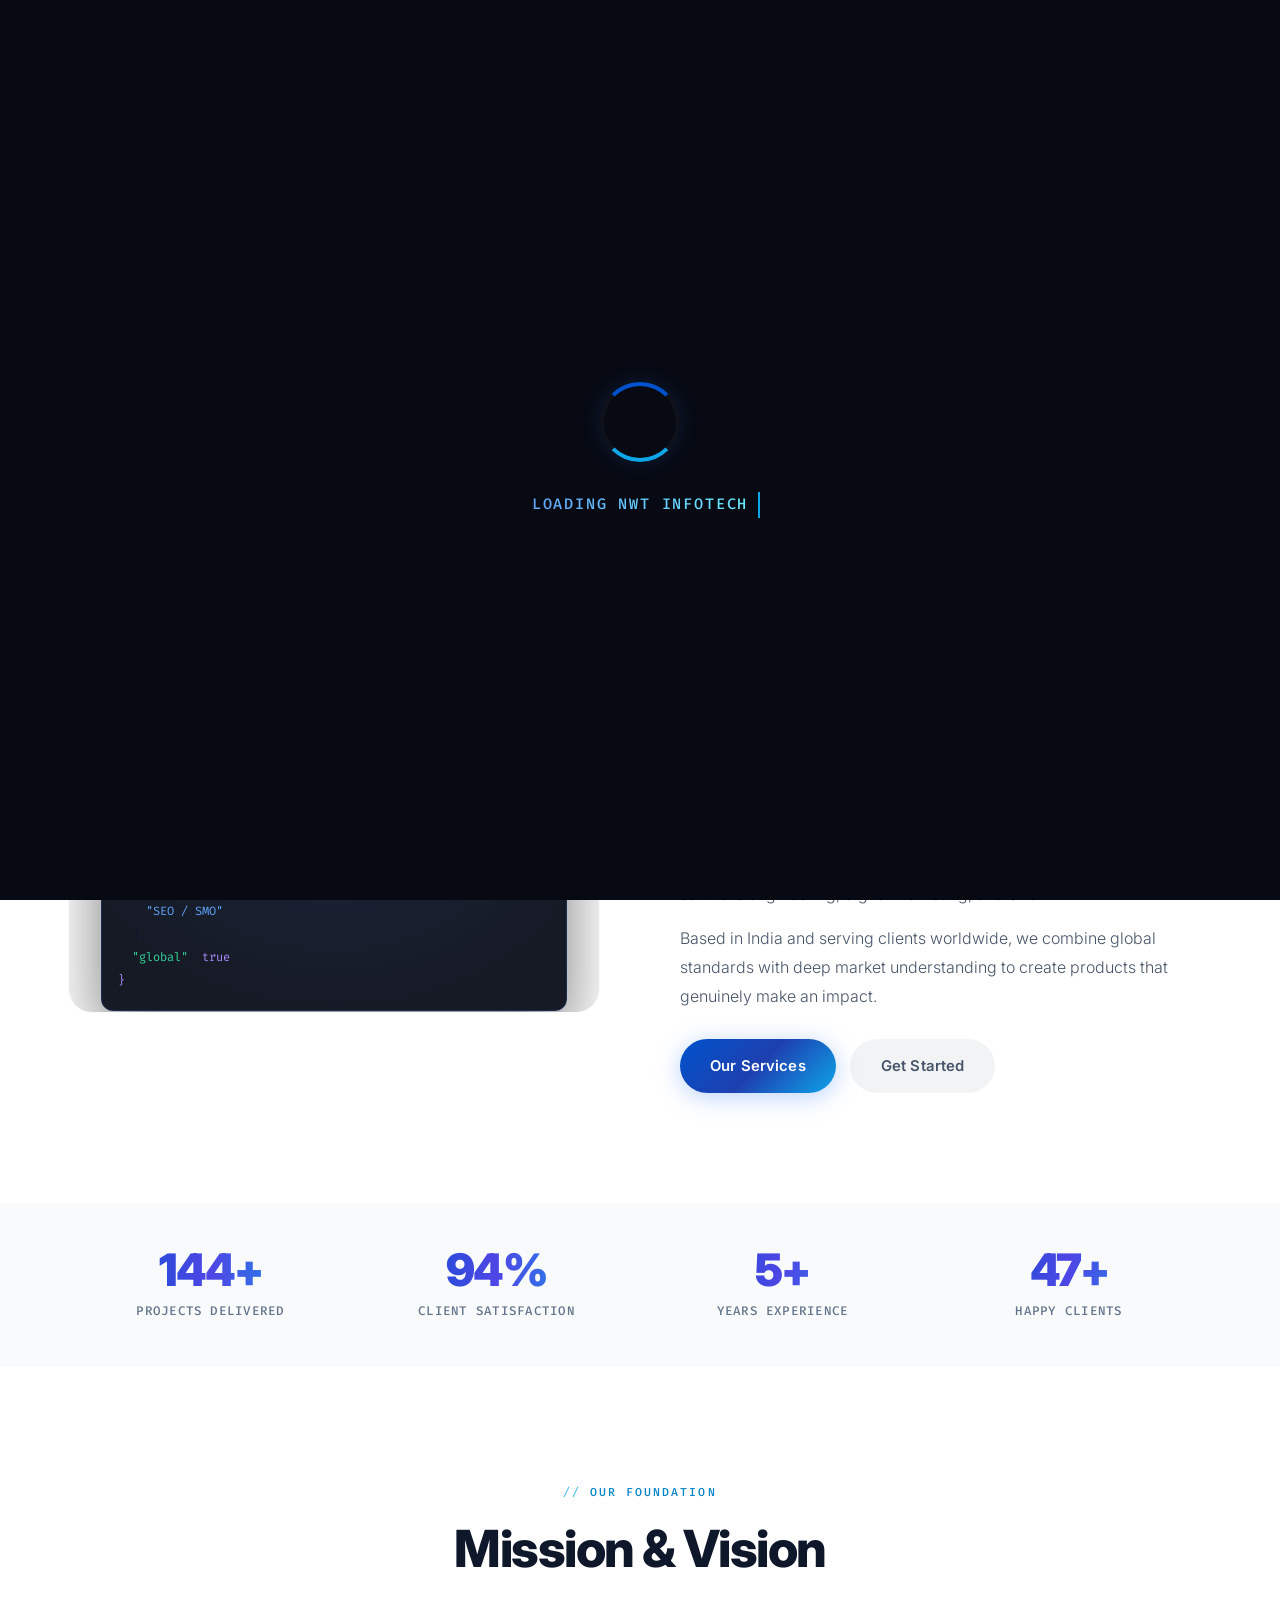
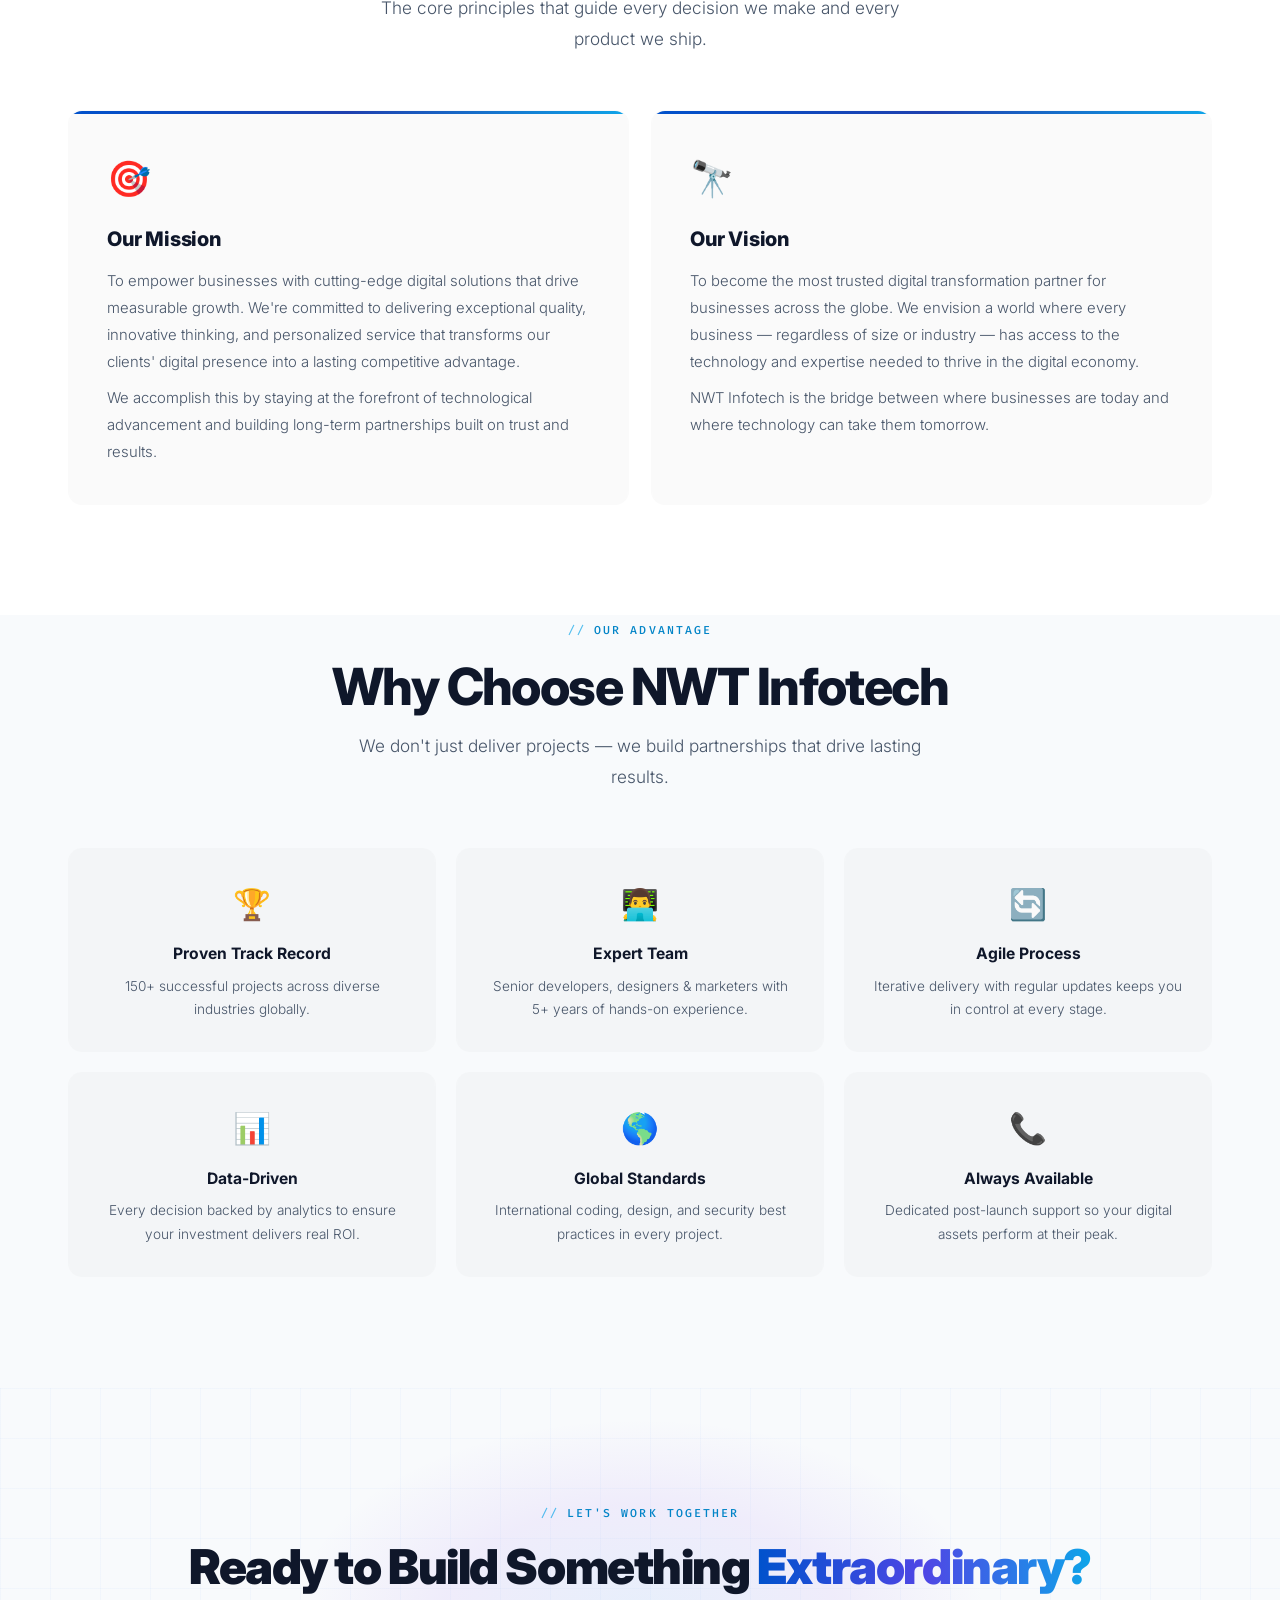
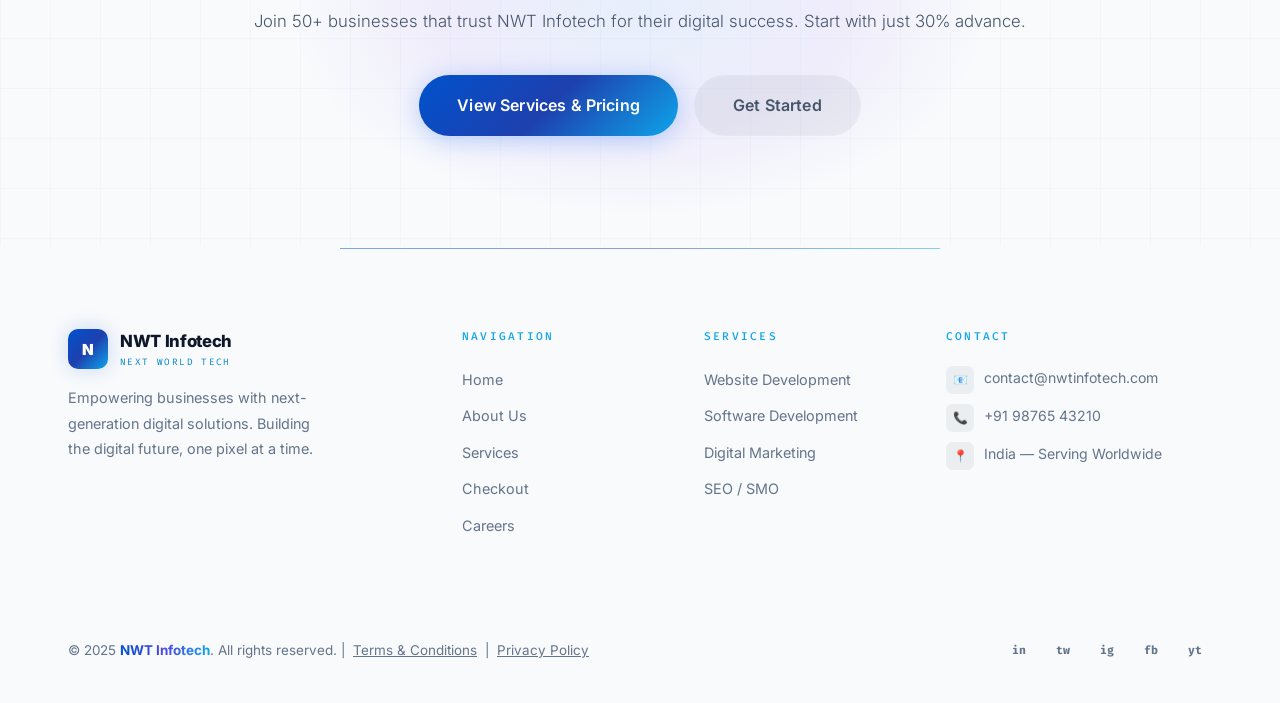
<file: about.html>
<!DOCTYPE html>
<html lang="en">
<head>
<meta charset="UTF-8"/>
<meta name="viewport" content="width=device-width,initial-scale=1.0"/>
<title>About NWT Infotech – Next World Tech</title>
<meta name="description" content="Learn about NWT Infotech — our mission, vision, team culture, and why businesses trust us for digital transformation."/>
<link rel="stylesheet" href="css/style.css"/>
<link rel="icon" href="data:image/svg+xml,<svg xmlns='http://www.w3.org/2000/svg' viewBox='0 0 32 32'><defs><linearGradient id='g' x1='0' y1='0' x2='1' y2='1'><stop offset='0' stop-color='%233b82f6'/><stop offset='1' stop-color='%237c3aed'/></linearGradient></defs><rect width='32' height='32' rx='8' fill='url(%23g)'/><text y='22' x='5' font-size='16' font-weight='900' fill='white' font-family='Arial'>N</text></svg>"/>
</head>
<body>

<!-- Preloader Screen -->
<div id="preloader">
  <div class="preloader-content">
    <div class="preloader-loader"></div>
    <div class="preloader-text">Loading NWT Infotech</div>
  </div>
</div>

<!-- NAVBAR -->
<nav class="navbar" role="navigation" aria-label="Main navigation">
  <div class="container nav-inner">
    <a href="index.html" class="nav-logo">
      <div class="logo-mark">N</div>
      <div class="logo-text"><span>NWT Infotech</span><span>next world tech</span></div>
    </a>
    <ul class="nav-links">
      <li><a href="index.html">Home</a></li>
      <li><a href="about.html" class="active">About</a></li>
      <li><a href="services.html">Services</a></li>
    </ul>
    <div class="nav-right">
      <div class="nav-cta-wrap">
        <a href="checkout.html" class="btn btn-ghost btn-sm">Cart <span class="cart-badge" style="display:none">1</span></a>
        <a href="services.html" class="btn btn-primary btn-sm">Get Started</a>
      </div>
      <button class="hamburger" aria-label="Toggle menu"><span></span><span></span><span></span></button>
    </div>
  </div>
</nav>
<div class="nav-mobile">
  <a href="index.html">Home</a>
  <a href="about.html" class="active">About</a>
  <a href="services.html">Services</a>
  <a href="checkout.html" class="btn btn-ghost btn-sm">Cart</a>
  <a href="services.html" class="btn btn-primary">Get Started</a>
</div>

<!-- PAGE HERO -->
<section class="page-hero">
  <div class="container fade-in">
    <div class="eyebrow eyebrow-center">Our Story</div>
    <h1>About <span class="grad-text">NWT Infotech</span></h1>
    <p>We're a passionate team of technologists, designers, and strategists on a mission to build remarkable digital experiences.</p>
  </div>
</section>

<!-- ABOUT INTRO -->
<section class="section">
  <div class="container">
    <div class="about-intro-grid">

      <!-- Code window visual -->
      <div class="about-img-wrap fade-in-left">
        <div class="about-visual">
          <div class="code-window">
            <div class="code-titlebar">
              <div class="dot dot-r"></div>
              <div class="dot dot-y"></div>
              <div class="dot dot-g"></div>
              <span class="code-filename">about-nwt.json</span>
            </div>
            <div class="code-body">
              <div><span class="c-kw">{</span></div>
              <div>&nbsp;&nbsp;<span class="c-str">"company"</span>: <span class="c-fn">"NWT Infotech"</span>,</div>
              <div>&nbsp;&nbsp;<span class="c-str">"founded"</span>: <span class="c-fn">"2019"</span>,</div>
              <div>&nbsp;&nbsp;<span class="c-str">"mission"</span>: <span class="c-fn">"Build digital futures"</span>,</div>
              <div>&nbsp;&nbsp;<span class="c-str">"projects"</span>: <span class="c-px">150</span>,</div>
              <div>&nbsp;&nbsp;<span class="c-str">"satisfaction"</span>: <span class="c-px">"98%"</span>,</div>
              <div>&nbsp;&nbsp;<span class="c-str">"services"</span>: [</div>
              <div>&nbsp;&nbsp;&nbsp;&nbsp;<span class="c-fn">"Web Development"</span>,</div>
              <div>&nbsp;&nbsp;&nbsp;&nbsp;<span class="c-fn">"Software Dev"</span>,</div>
              <div>&nbsp;&nbsp;&nbsp;&nbsp;<span class="c-fn">"Digital Marketing"</span>,</div>
              <div>&nbsp;&nbsp;&nbsp;&nbsp;<span class="c-fn">"SEO / SMO"</span></div>
              <div>&nbsp;&nbsp;],</div>
              <div>&nbsp;&nbsp;<span class="c-str">"global"</span>: <span class="c-kw">true</span></div>
              <div><span class="c-kw">}</span></div>
            </div>
          </div>
          <div class="about-glow-overlay"></div>
        </div>
      </div>

      <!-- Text content -->
      <div class="about-content fade-in-right">
        <div class="eyebrow">Who We Are</div>
        <h2>Crafting Digital Excellence for a <span class="grad-text">Connected World</span></h2>
        <p>NWT Infotech (Next World Tech) is a full-service digital agency founded with a singular purpose: to help businesses of all sizes harness the power of technology to achieve extraordinary results.</p>
        <p>We believe great technology should be accessible to everyone — from startups taking their first steps to established enterprises seeking transformation. Our team brings together expertise in web development, software engineering, digital marketing, and SEO.</p>
        <p>Based in India and serving clients worldwide, we combine global standards with deep market understanding to create products that genuinely make an impact.</p>
        <div class="about-actions">
          <a href="services.html" class="btn btn-primary">Our Services</a>
          <a href="checkout.html" class="btn btn-ghost">Get Started</a>
        </div>
      </div>
    </div>
  </div>
</section>

<!-- STATS BAR -->
<div class="stats-bar">
  <div class="container">
    <div class="stats-grid">
      <div class="stat-item fade-in"><div class="stat-num" data-count="150" data-suffix="+">0</div><div class="stat-label">Projects Delivered</div></div>
      <div class="stat-item fade-in"><div class="stat-num" data-count="98" data-suffix="%">0</div><div class="stat-label">Client Satisfaction</div></div>
      <div class="stat-item fade-in"><div class="stat-num" data-count="5" data-suffix="+">0</div><div class="stat-label">Years Experience</div></div>
      <div class="stat-item fade-in"><div class="stat-num" data-count="50" data-suffix="+">0</div><div class="stat-label">Happy Clients</div></div>
    </div>
  </div>
</div>

<!-- MISSION & VISION -->
<section class="section">
  <div class="container">
    <div class="text-center fade-in">
      <div class="eyebrow">Our Foundation</div>
      <h2 class="section-title">Mission &amp; Vision</h2>
      <p class="section-sub">The core principles that guide every decision we make and every product we ship.</p>
    </div>
    <div class="mv-grid stagger">
      <div class="mv-card">
        <span class="ico">&#127919;</span>
        <h3>Our Mission</h3>
        <p>To empower businesses with cutting-edge digital solutions that drive measurable growth. We're committed to delivering exceptional quality, innovative thinking, and personalized service that transforms our clients' digital presence into a lasting competitive advantage.</p>
        <p class="mv-sub">We accomplish this by staying at the forefront of technological advancement and building long-term partnerships built on trust and results.</p>
      </div>
      <div class="mv-card">
        <span class="ico">&#128301;</span>
        <h3>Our Vision</h3>
        <p>To become the most trusted digital transformation partner for businesses across the globe. We envision a world where every business — regardless of size or industry — has access to the technology and expertise needed to thrive in the digital economy.</p>
        <p class="mv-sub">NWT Infotech is the bridge between where businesses are today and where technology can take them tomorrow.</p>
      </div>
    </div>
  </div>
</section>

<!-- WHY CHOOSE US -->
<section class="section bg-base2 section-no-top">
  <div class="container">
    <div class="text-center fade-in">
      <div class="eyebrow">Our Advantage</div>
      <h2 class="section-title">Why Choose NWT Infotech</h2>
      <p class="section-sub">We don't just deliver projects — we build partnerships that drive lasting results.</p>
    </div>
    <div class="why-grid stagger">
      <div class="why-item"><span class="ico">&#127942;</span><h4>Proven Track Record</h4><p>150+ successful projects across diverse industries globally.</p></div>
      <div class="why-item"><span class="ico">&#128104;&#8205;&#128187;</span><h4>Expert Team</h4><p>Senior developers, designers &amp; marketers with 5+ years of hands-on experience.</p></div>
      <div class="why-item"><span class="ico">&#128260;</span><h4>Agile Process</h4><p>Iterative delivery with regular updates keeps you in control at every stage.</p></div>
      <div class="why-item"><span class="ico">&#128202;</span><h4>Data-Driven</h4><p>Every decision backed by analytics to ensure your investment delivers real ROI.</p></div>
      <div class="why-item"><span class="ico">&#127758;</span><h4>Global Standards</h4><p>International coding, design, and security best practices in every project.</p></div>
      <div class="why-item"><span class="ico">&#128222;</span><h4>Always Available</h4><p>Dedicated post-launch support so your digital assets perform at their peak.</p></div>
    </div>
  </div>
</section>

<!-- CTA -->
<section class="section cta-section">
  <div class="container">
    <div class="fade-in">
      <div class="eyebrow eyebrow-center">Let's Work Together</div>
      <h2>Ready to Build Something <span class="grad-text">Extraordinary?</span></h2>
      <p>Join 50+ businesses that trust NWT Infotech for their digital success. Start with just 30% advance.</p>
      <div class="cta-actions">
        <a href="services.html" class="btn btn-primary btn-lg">View Services &amp; Pricing</a>
        <a href="checkout.html" class="btn btn-ghost btn-lg">Get Started</a>
      </div>
    </div>
  </div>
</section>

<!-- FOOTER -->
<footer class="footer">
  <div class="container">
    <div class="footer-grid">
      <div class="footer-brand">
        <a href="index.html" class="nav-logo footer-logo">
          <div class="logo-mark">N</div>
          <div class="logo-text"><span>NWT Infotech</span><span>next world tech</span></div>
        </a>
        <p>Empowering businesses with next-generation digital solutions. Building the digital future, one pixel at a time.</p>
      </div>
      <div class="footer-col">
        <h4>Navigation</h4>
        <ul>
          <li><a href="index.html">Home</a></li>
          <li><a href="about.html">About Us</a></li>
          <li><a href="services.html">Services</a></li>
          <li><a href="checkout.html">Checkout</a></li>
          <li><a href="careers.html">Careers</a></li>
        </ul>
      </div>
      <div class="footer-col">
        <h4>Services</h4>
        <ul>
          <li><a href="services.html#web-dev">Website Development</a></li>
          <li><a href="services.html#software-dev">Software Development</a></li>
          <li><a href="services.html#digital-marketing">Digital Marketing</a></li>
          <li><a href="services.html#seo-smo">SEO / SMO</a></li>
        </ul>
      </div>
      <div class="footer-col">
        <h4>Contact</h4>
        <ul class="footer-contact">
          <li><div class="f-ico">&#128231;</div><span>contact@nwtinfotech.com</span></li>
          <li><div class="f-ico">&#128222;</div><span>+91 98765 43210</span></li>
          <li><div class="f-ico">&#128205;</div><span>India — Serving Worldwide</span></li>
        </ul>
      </div>
    </div>
    <div class="footer-bottom">
      <p>&#169; 2025 <span>NWT Infotech</span>. All rights reserved. | <a href="#" onclick="openTermsPopup(event)" style="text-decoration: underline; margin: 0 4px;">Terms &amp; Conditions</a> | <a href="#" onclick="openPrivacyPopup(event)" style="text-decoration: underline; margin: 0 4px;">Privacy Policy</a></p>
      <div class="social-links">
        <a href="https://www.linkedin.com/company/nwtinfotech" aria-label="LinkedIn" target="_blank">in</a>
        <a href="https://twitter.com/nwtinfotech" aria-label="Twitter" target="_blank">tw</a>
        <a href="https://www.instagram.com/nwtinfotech?utm_source=qr&igsh=ZjhuMzVkN296bmFy" aria-label="Instagram" target="_blank">ig</a>
        <a href="https://www.facebook.com/share/1GecZ4UkZX/" aria-label="Facebook" target="_blank">fb</a>
        <a href="https://youtube.com/@nwtinfotech?si=4Uwb8JkP6zyuhVPI" aria-label="YouTube" target="_blank">yt</a>
      </div>
    </div>
  </div>
</footer>

<script src="js/policies.js"></script>
<script src="js/script.js"></script>
</body>
</html>
</file>
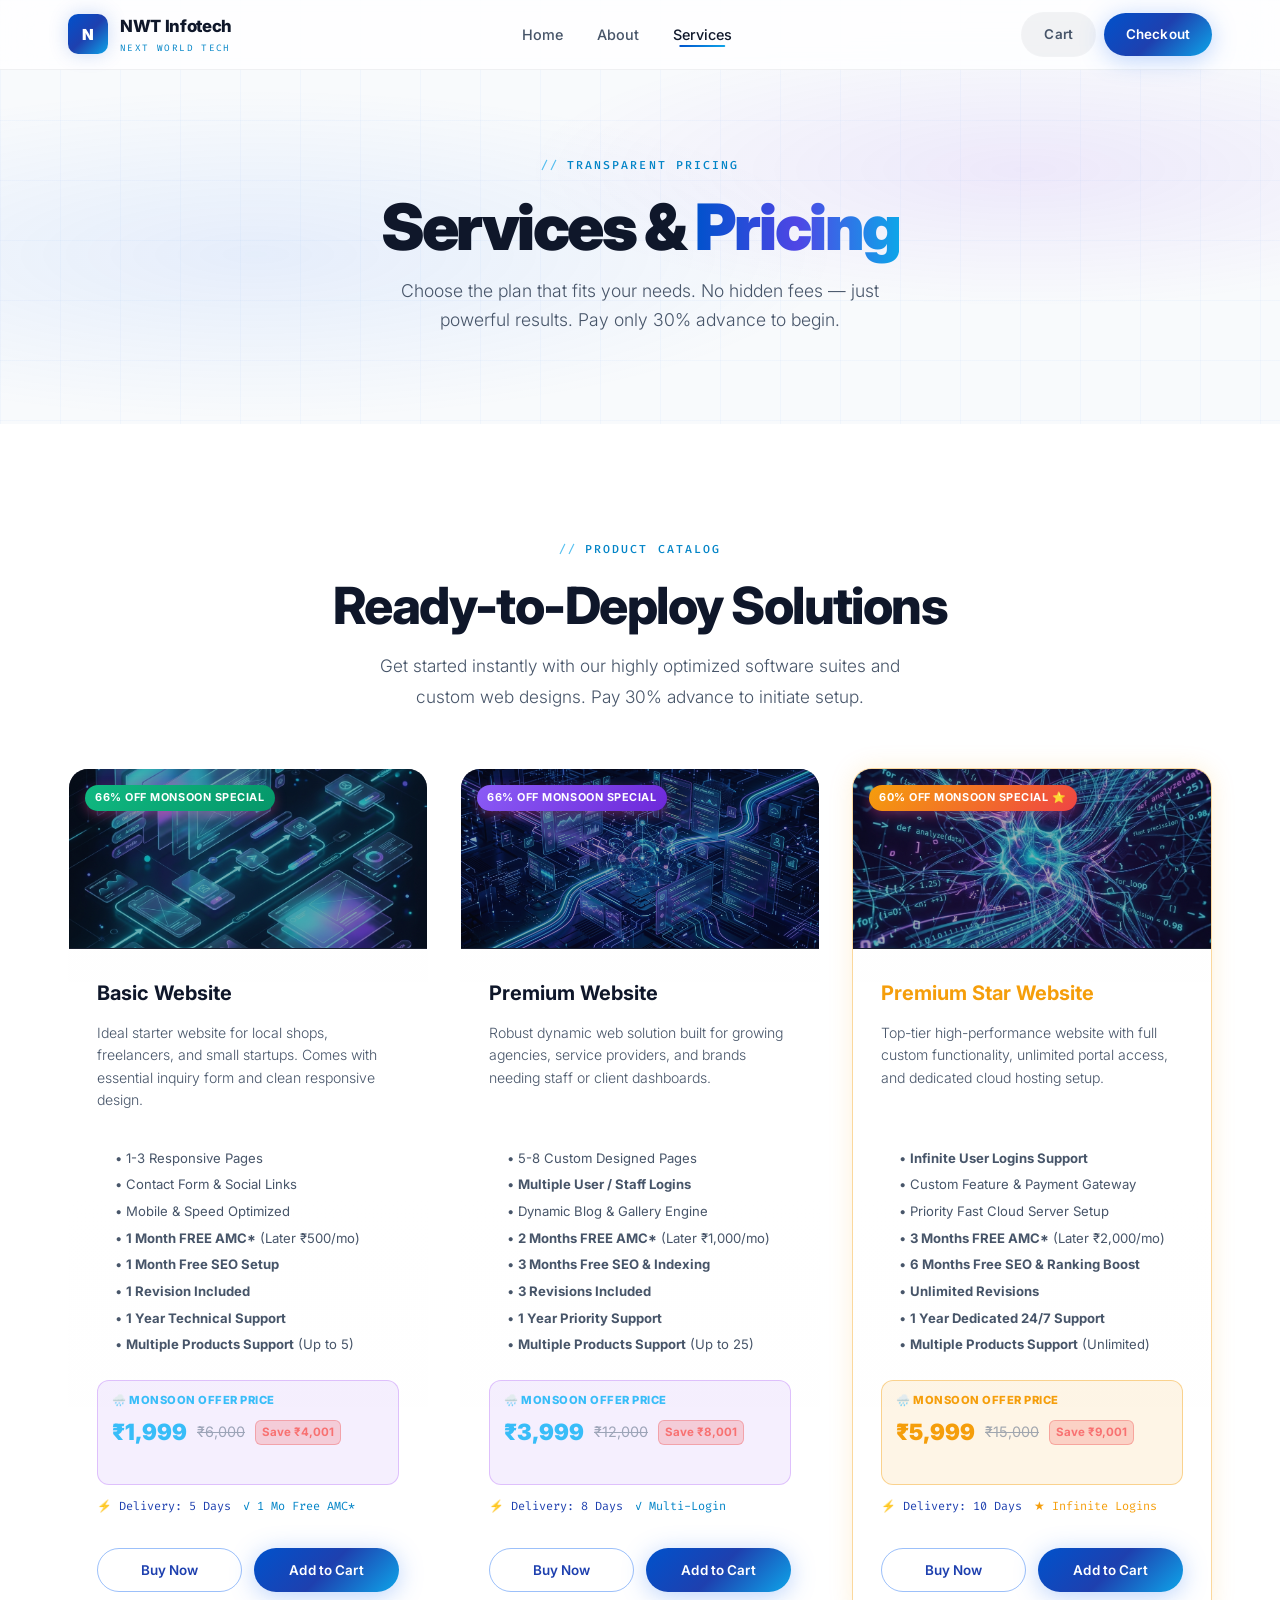
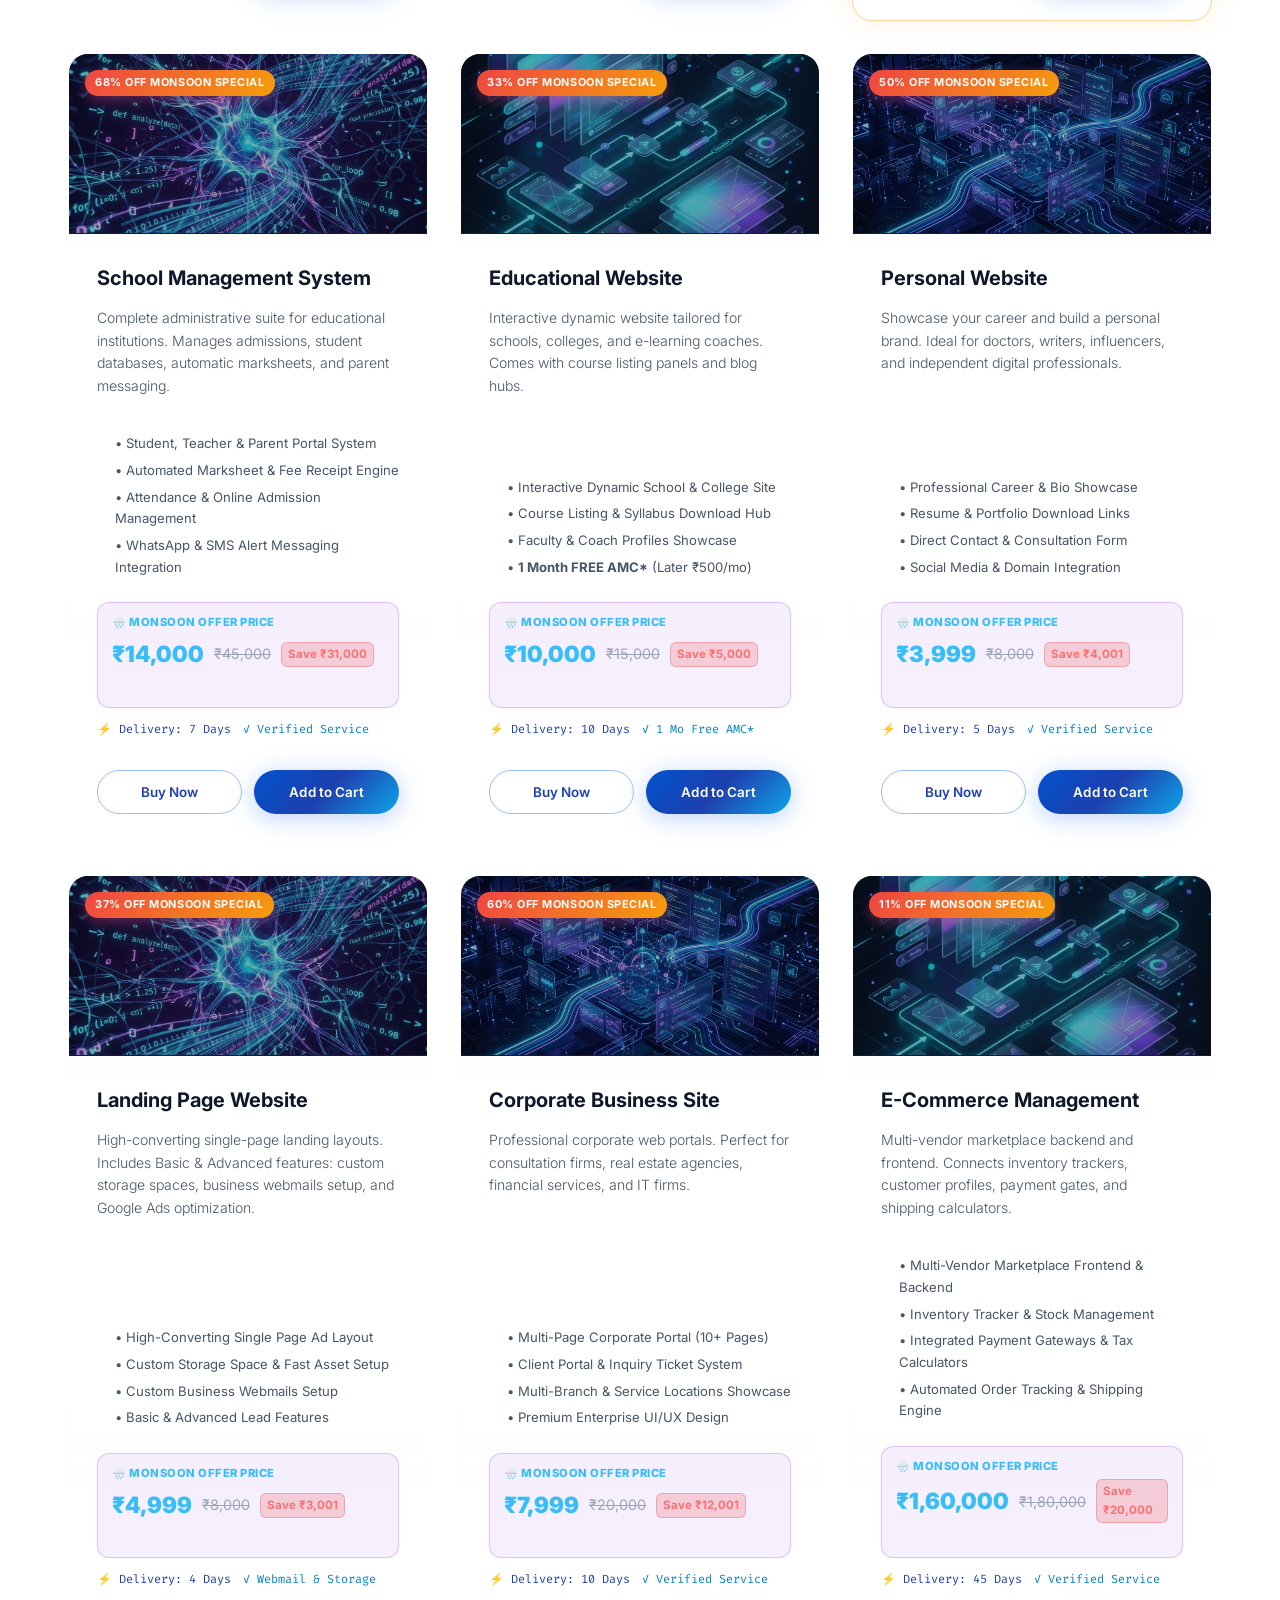
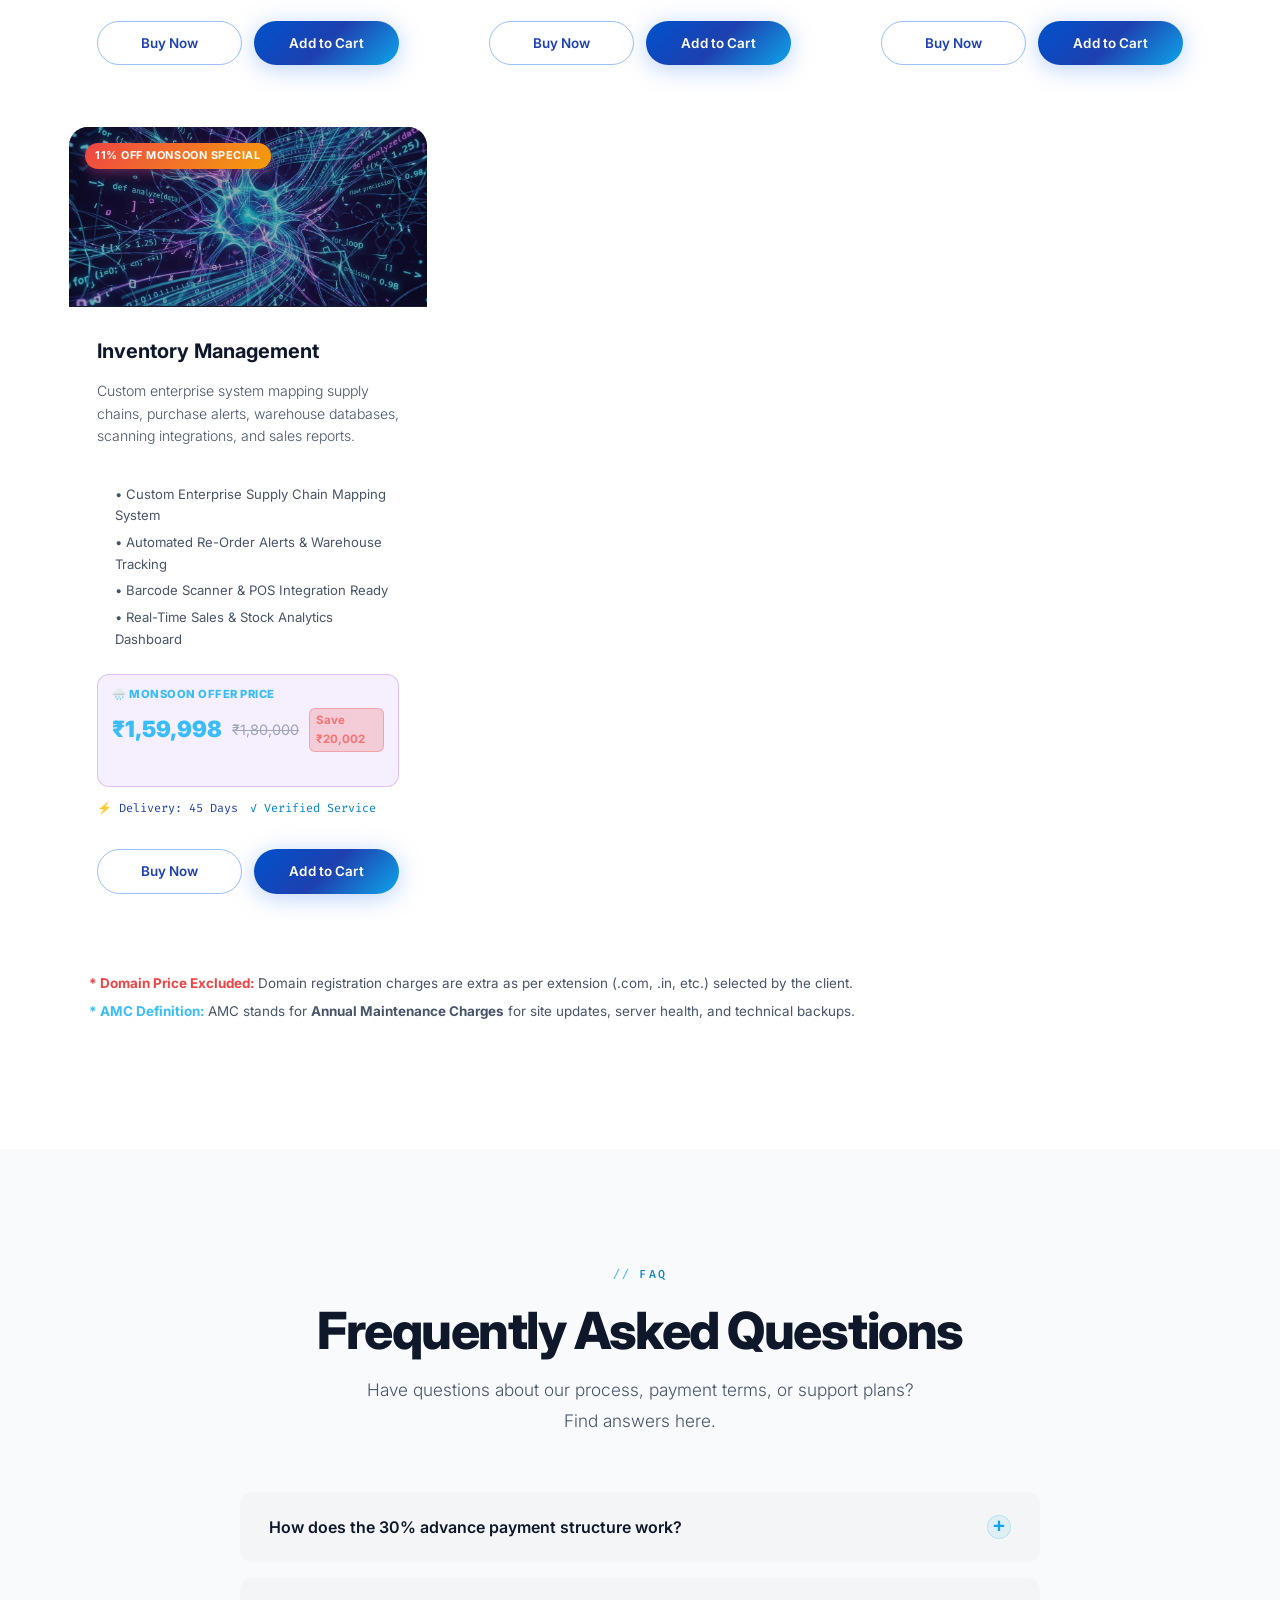
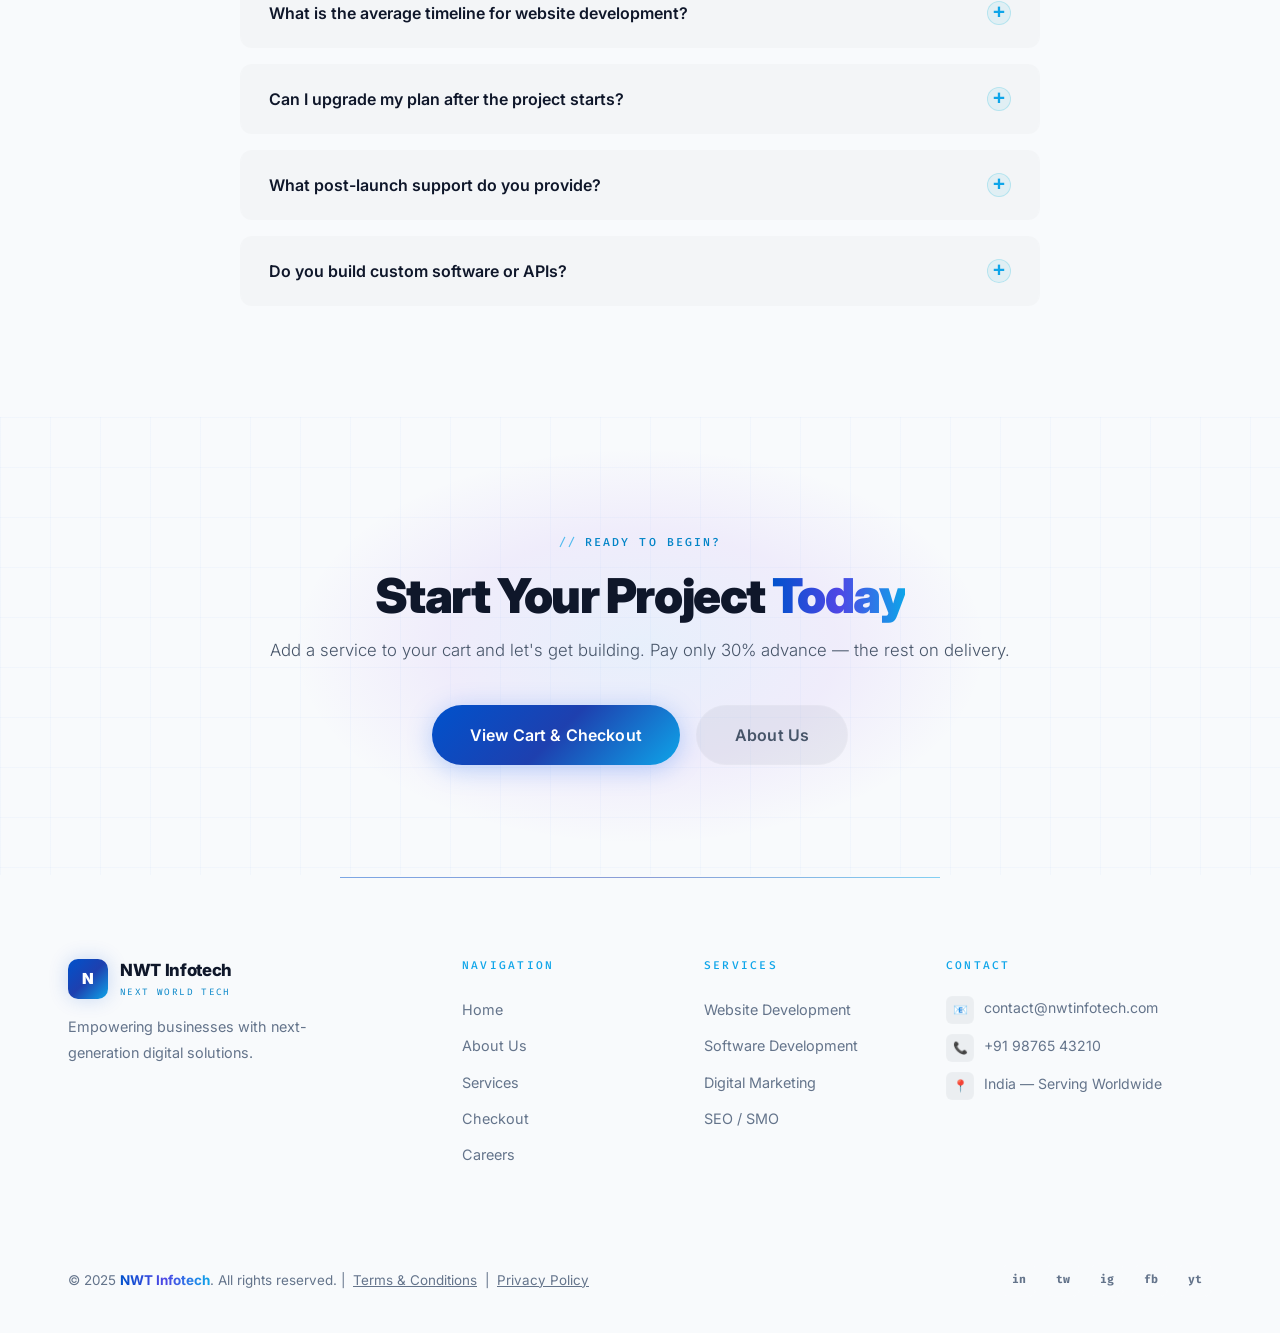
<file: services.html>
<!DOCTYPE html>
<html lang="en">
<head>
<meta charset="UTF-8"/>
<meta name="viewport" content="width=device-width,initial-scale=1.0"/>
<title>Services &amp; Pricing – NWT Infotech</title>
<meta name="description" content="Explore NWT Infotech services — Website Development, Software, Digital Marketing, SEO/SMO with transparent pricing. Pay 30% advance to begin."/>
<link rel="stylesheet" href="css/style.css"/>
<link rel="icon" href="data:image/svg+xml,<svg xmlns='http://www.w3.org/2000/svg' viewBox='0 0 32 32'><defs><linearGradient id='g' x1='0' y1='0' x2='1' y2='1'><stop offset='0' stop-color='%233b82f6'/><stop offset='1' stop-color='%237c3aed'/></linearGradient></defs><rect width='32' height='32' rx='8' fill='url(%23g)'/><text y='22' x='5' font-size='16' font-weight='900' fill='white' font-family='Arial'>N</text></svg>"/>
</head>
<body>

<!-- Preloader Screen -->
<div id="preloader">
  <div class="preloader-content">
    <div class="preloader-loader"></div>
    <div class="preloader-text">Loading NWT Infotech</div>
  </div>
</div>

<!-- NAVBAR -->
<nav class="navbar" role="navigation" aria-label="Main navigation">
  <div class="container nav-inner">
    <a href="index.html" class="nav-logo">
      <div class="logo-mark">N</div>
      <div class="logo-text"><span>NWT Infotech</span><span>next world tech</span></div>
    </a>
    <ul class="nav-links">
      <li><a href="index.html">Home</a></li>
      <li><a href="about.html">About</a></li>
      <li><a href="services.html" class="active">Services</a></li>
    </ul>
    <div class="nav-right">
      <div class="nav-cta-wrap">
        <a href="checkout.html" class="btn btn-ghost btn-sm">Cart <span class="cart-badge" style="display:none">1</span></a>
        <a href="checkout.html" class="btn btn-primary btn-sm">Checkout</a>
      </div>
      <button class="hamburger" aria-label="Toggle menu"><span></span><span></span><span></span></button>
    </div>
  </div>
</nav>
<div class="nav-mobile">
  <a href="index.html">Home</a>
  <a href="about.html">About</a>
  <a href="services.html" class="active">Services</a>
  <a href="checkout.html" class="btn btn-ghost btn-sm">Cart</a>
  <a href="checkout.html" class="btn btn-primary">Checkout</a>
</div>

<!-- PAGE HERO -->
<section class="page-hero">
  <div class="container fade-in">
    <div class="eyebrow eyebrow-center">Transparent Pricing</div>
    <h1>Services &amp; <span class="grad-text">Pricing</span></h1>
    <p>Choose the plan that fits your needs. No hidden fees — just powerful results. Pay only 30% advance to begin.</p>
  </div>
</section>

<!-- SERVICES SECTION -->
<section class="section">
  <div class="container">
    <div class="text-center fade-in">
      <div class="eyebrow">Product Catalog</div>
      <h2 class="section-title">Ready-to-Deploy Solutions</h2>
      <p class="section-sub">Get started instantly with our highly optimized software suites and custom web designs. Pay 30% advance to initiate setup.</p>
    </div>

    <div class="premium-services-grid stagger">

      <!-- Card 5: Basic Website -->
      <div class="premium-service-card">
        <div class="premium-card-banner">
          <img src="assets/web_design_ui.jpg" alt="Basic Website" />
          <div class="premium-card-discount" style="background: linear-gradient(135deg, #10b981, #059669);">66% OFF MONSOON SPECIAL</div>
        </div>
        <div class="premium-card-body">
          <h3 class="premium-card-title">Basic Website</h3>
          <p class="premium-card-desc">Ideal starter website for local shops, freelancers, and small startups. Comes with essential inquiry form and clean responsive design.</p>
          
          <ul style="margin: 12px 0; padding-left: 18px; font-size: 0.82rem; color: var(--text-2); display: flex; flex-direction: column; gap: 5px;">
            <li>• 1-3 Responsive Pages</li>
            <li>• Contact Form &amp; Social Links</li>
            <li>• Mobile &amp; Speed Optimized</li>
            <li>• <strong>1 Month FREE AMC*</strong> (Later ₹500/mo)</li>
            <li>• <strong>1 Month Free SEO Setup</strong></li>
            <li>• <strong>1 Revision Included</strong></li>
            <li>• <strong>1 Year Technical Support</strong></li>
            <li>• <strong>Multiple Products Support</strong> (Up to 5)</li>
          </ul>

          <div class="monsoon-pricing-box" style="background: rgba(124, 58, 237, 0.08); border: 1px solid rgba(168, 85, 247, 0.3); border-radius: 12px; padding: 10px 14px; margin: 12px 0;">
            <div style="font-size: 0.7rem; font-weight: 800; color: #38bdf8; text-transform: uppercase; letter-spacing: 0.5px;">🌧️ MONSOON OFFER PRICE</div>
            <div class="premium-card-pricing" style="margin-top: 4px; display: flex; align-items: center; gap: 10px;">
              <span class="premium-price-curr" style="font-size: 1.4rem; color: #38bdf8; font-weight: 900;">₹1,999</span>
              <span class="premium-price-orig" style="text-decoration: line-through; opacity: 0.6; font-size: 0.9rem;">₹6,000</span>
              <span class="premium-price-save" style="background: rgba(239, 68, 68, 0.2); color: #f87171; border: 1px solid rgba(239, 68, 68, 0.3); font-size: 0.72rem; padding: 2px 6px; border-radius: 6px; font-weight: 700;">Save ₹4,001</span>
            </div>
          </div>

          <div class="premium-card-meta" style="margin-bottom: 12px;">
            <span class="premium-meta-item delivery">⚡ Delivery: 5 Days</span>
            <span class="premium-meta-item">✓ 1 Mo Free AMC*</span>
          </div>

          <div class="premium-card-actions">
            <a href="checkout.html" class="btn btn-outline btn-sm btn-full" data-add-cart data-service="Basic Website" data-plan="Starter Package" data-price="1999">Buy Now</a>
            <button class="btn btn-primary btn-sm btn-full" data-add-cart data-service="Basic Website" data-plan="Starter Package" data-price="1999">Add to Cart</button>
          </div>
        </div>
      </div>

      <!-- Card 6: Premium Website -->
      <div class="premium-service-card">
        <div class="premium-card-banner">
          <img src="assets/hero_computer_world.jpg" alt="Premium Website" />
          <div class="premium-card-discount" style="background: linear-gradient(135deg, #8b5cf6, #6d28d9);">66% OFF MONSOON SPECIAL</div>
        </div>
        <div class="premium-card-body">
          <h3 class="premium-card-title">Premium Website</h3>
          <p class="premium-card-desc">Robust dynamic web solution built for growing agencies, service providers, and brands needing staff or client dashboards.</p>
          
          <ul style="margin: 12px 0; padding-left: 18px; font-size: 0.82rem; color: var(--text-2); display: flex; flex-direction: column; gap: 5px;">
            <li>• 5-8 Custom Designed Pages</li>
            <li>• <strong>Multiple User / Staff Logins</strong></li>
            <li>• Dynamic Blog &amp; Gallery Engine</li>
            <li>• <strong>2 Months FREE AMC*</strong> (Later ₹1,000/mo)</li>
            <li>• <strong>3 Months Free SEO &amp; Indexing</strong></li>
            <li>• <strong>3 Revisions Included</strong></li>
            <li>• <strong>1 Year Priority Support</strong></li>
            <li>• <strong>Multiple Products Support</strong> (Up to 25)</li>
          </ul>

          <div class="monsoon-pricing-box" style="background: rgba(124, 58, 237, 0.08); border: 1px solid rgba(168, 85, 247, 0.3); border-radius: 12px; padding: 10px 14px; margin: 12px 0;">
            <div style="font-size: 0.7rem; font-weight: 800; color: #38bdf8; text-transform: uppercase; letter-spacing: 0.5px;">🌧️ MONSOON OFFER PRICE</div>
            <div class="premium-card-pricing" style="margin-top: 4px; display: flex; align-items: center; gap: 10px;">
              <span class="premium-price-curr" style="font-size: 1.4rem; color: #38bdf8; font-weight: 900;">₹3,999</span>
              <span class="premium-price-orig" style="text-decoration: line-through; opacity: 0.6; font-size: 0.9rem;">₹12,000</span>
              <span class="premium-price-save" style="background: rgba(239, 68, 68, 0.2); color: #f87171; border: 1px solid rgba(239, 68, 68, 0.3); font-size: 0.72rem; padding: 2px 6px; border-radius: 6px; font-weight: 700;">Save ₹8,001</span>
            </div>
          </div>

          <div class="premium-card-meta" style="margin-bottom: 12px;">
            <span class="premium-meta-item delivery">⚡ Delivery: 8 Days</span>
            <span class="premium-meta-item">✓ Multi-Login</span>
          </div>

          <div class="premium-card-actions">
            <a href="checkout.html" class="btn btn-outline btn-sm btn-full" data-add-cart data-service="Premium Website" data-plan="Growth Package" data-price="3999">Buy Now</a>
            <button class="btn btn-primary btn-sm btn-full" data-add-cart data-service="Premium Website" data-plan="Growth Package" data-price="3999">Add to Cart</button>
          </div>
        </div>
      </div>

      <!-- Card 7: Premium Star Website -->
      <div class="premium-service-card" style="border: 1px solid rgba(245, 158, 11, 0.4); box-shadow: 0 0 25px rgba(245, 158, 11, 0.15);">
        <div class="premium-card-banner">
          <img src="assets/ai_code_neural.jpg" alt="Premium Star Website" />
          <div class="premium-card-discount" style="background: linear-gradient(135deg, #f59e0b, #ef4444);">60% OFF MONSOON SPECIAL ⭐</div>
        </div>
        <div class="premium-card-body">
          <h3 class="premium-card-title" style="color: #f59e0b;">Premium Star Website</h3>
          <p class="premium-card-desc">Top-tier high-performance website with full custom functionality, unlimited portal access, and dedicated cloud hosting setup.</p>
          
          <ul style="margin: 12px 0; padding-left: 18px; font-size: 0.82rem; color: var(--text-2); display: flex; flex-direction: column; gap: 5px;">
            <li>• <strong>Infinite User Logins Support</strong></li>
            <li>• Custom Feature &amp; Payment Gateway</li>
            <li>• Priority Fast Cloud Server Setup</li>
            <li>• <strong>3 Months FREE AMC*</strong> (Later ₹2,000/mo)</li>
            <li>• <strong>6 Months Free SEO &amp; Ranking Boost</strong></li>
            <li>• <strong>Unlimited Revisions</strong></li>
            <li>• <strong>1 Year Dedicated 24/7 Support</strong></li>
            <li>• <strong>Multiple Products Support</strong> (Unlimited)</li>
          </ul>

          <div class="monsoon-pricing-box" style="background: rgba(245, 158, 11, 0.1); border: 1px solid rgba(245, 158, 11, 0.4); border-radius: 12px; padding: 10px 14px; margin: 12px 0;">
            <div style="font-size: 0.7rem; font-weight: 800; color: #f59e0b; text-transform: uppercase; letter-spacing: 0.5px;">🌧️ MONSOON OFFER PRICE</div>
            <div class="premium-card-pricing" style="margin-top: 4px; display: flex; align-items: center; gap: 10px;">
              <span class="premium-price-curr" style="font-size: 1.4rem; color: #f59e0b; font-weight: 900;">₹5,999</span>
              <span class="premium-price-orig" style="text-decoration: line-through; opacity: 0.6; font-size: 0.9rem;">₹15,000</span>
              <span class="premium-price-save" style="background: rgba(239, 68, 68, 0.2); color: #f87171; border: 1px solid rgba(239, 68, 68, 0.3); font-size: 0.72rem; padding: 2px 6px; border-radius: 6px; font-weight: 700;">Save ₹9,001</span>
            </div>
          </div>

          <div class="premium-card-meta" style="margin-bottom: 12px;">
            <span class="premium-meta-item delivery">⚡ Delivery: 10 Days</span>
            <span class="premium-meta-item" style="color:#f59e0b;">★ Infinite Logins</span>
          </div>

          <div class="premium-card-actions">
            <a href="checkout.html" class="btn btn-outline btn-sm btn-full" data-add-cart data-service="Premium Star Website" data-plan="Pro Suite" data-price="5999">Buy Now</a>
            <button class="btn btn-primary btn-sm btn-full" data-add-cart data-service="Premium Star Website" data-plan="Pro Suite" data-price="5999">Add to Cart</button>
          </div>
        </div>
      </div>

      <!-- Card 1: School Management System -->
      <div class="premium-service-card">
        <div class="premium-card-banner">
          <img src="assets/ai_code_neural.jpg" alt="School Management Software" />
          <div class="premium-card-discount" style="background: linear-gradient(135deg, #ef4444, #f59e0b);">68% OFF MONSOON SPECIAL</div>
        </div>
        <div class="premium-card-body">
          <h3 class="premium-card-title">School Management System</h3>
          <p class="premium-card-desc">Complete administrative suite for educational institutions. Manages admissions, student databases, automatic marksheets, and parent messaging.</p>
          
          <ul style="margin: 12px 0; padding-left: 18px; font-size: 0.82rem; color: var(--text-2); display: flex; flex-direction: column; gap: 5px;">
            <li>• Student, Teacher &amp; Parent Portal System</li>
            <li>• Automated Marksheet &amp; Fee Receipt Engine</li>
            <li>• Attendance &amp; Online Admission Management</li>
            <li>• WhatsApp &amp; SMS Alert Messaging Integration</li>
          </ul>

          <div class="monsoon-pricing-box" style="background: rgba(124, 58, 237, 0.08); border: 1px solid rgba(168, 85, 247, 0.3); border-radius: 12px; padding: 10px 14px; margin: 12px 0;">
            <div style="font-size: 0.7rem; font-weight: 800; color: #38bdf8; text-transform: uppercase; letter-spacing: 0.5px;">🌧️ MONSOON OFFER PRICE</div>
            <div class="premium-card-pricing" style="margin-top: 4px; display: flex; align-items: center; gap: 10px;">
              <span class="premium-price-curr" style="font-size: 1.4rem; color: #38bdf8; font-weight: 900;">₹14,000</span>
              <span class="premium-price-orig" style="text-decoration: line-through; opacity: 0.6; font-size: 0.9rem;">₹45,000</span>
              <span class="premium-price-save" style="background: rgba(239, 68, 68, 0.2); color: #f87171; border: 1px solid rgba(239, 68, 68, 0.3); font-size: 0.72rem; padding: 2px 6px; border-radius: 6px; font-weight: 700;">Save ₹31,000</span>
            </div>
          </div>

          <div class="premium-card-meta" style="margin-bottom: 12px;">
            <span class="premium-meta-item delivery">⚡ Delivery: 7 Days</span>
            <span class="premium-meta-item">✓ Verified Service</span>
          </div>

          <div class="premium-card-actions">
            <a href="checkout.html" class="btn btn-outline btn-sm btn-full" data-add-cart data-service="School System" data-plan="Complete Suite" data-price="14000">Buy Now</a>
            <button class="btn btn-primary btn-sm btn-full" data-add-cart data-service="School System" data-plan="Complete Suite" data-price="14000">Add to Cart</button>
          </div>
        </div>
      </div>

      <!-- Card 2: Educational Website -->
      <div class="premium-service-card">
        <div class="premium-card-banner">
          <img src="assets/web_design_ui.jpg" alt="Educational Website" />
          <div class="premium-card-discount" style="background: linear-gradient(135deg, #ef4444, #f59e0b);">33% OFF MONSOON SPECIAL</div>
        </div>
        <div class="premium-card-body">
          <h3 class="premium-card-title">Educational Website</h3>
          <p class="premium-card-desc">Interactive dynamic website tailored for schools, colleges, and e-learning coaches. Comes with course listing panels and blog hubs.</p>
          
          <ul style="margin: 12px 0; padding-left: 18px; font-size: 0.82rem; color: var(--text-2); display: flex; flex-direction: column; gap: 5px;">
            <li>• Interactive Dynamic School &amp; College Site</li>
            <li>• Course Listing &amp; Syllabus Download Hub</li>
            <li>• Faculty &amp; Coach Profiles Showcase</li>
            <li>• <strong>1 Month FREE AMC*</strong> (Later ₹500/mo)</li>
          </ul>

          <div class="monsoon-pricing-box" style="background: rgba(124, 58, 237, 0.08); border: 1px solid rgba(168, 85, 247, 0.3); border-radius: 12px; padding: 10px 14px; margin: 12px 0;">
            <div style="font-size: 0.7rem; font-weight: 800; color: #38bdf8; text-transform: uppercase; letter-spacing: 0.5px;">🌧️ MONSOON OFFER PRICE</div>
            <div class="premium-card-pricing" style="margin-top: 4px; display: flex; align-items: center; gap: 10px;">
              <span class="premium-price-curr" style="font-size: 1.4rem; color: #38bdf8; font-weight: 900;">₹10,000</span>
              <span class="premium-price-orig" style="text-decoration: line-through; opacity: 0.6; font-size: 0.9rem;">₹15,000</span>
              <span class="premium-price-save" style="background: rgba(239, 68, 68, 0.2); color: #f87171; border: 1px solid rgba(239, 68, 68, 0.3); font-size: 0.72rem; padding: 2px 6px; border-radius: 6px; font-weight: 700;">Save ₹5,000</span>
            </div>
          </div>

          <div class="premium-card-meta" style="margin-bottom: 12px;">
            <span class="premium-meta-item delivery">⚡ Delivery: 10 Days</span>
            <span class="premium-meta-item">✓ 1 Mo Free AMC*</span>
          </div>

          <div class="premium-card-actions">
            <a href="checkout.html" class="btn btn-outline btn-sm btn-full" data-add-cart data-service="Edu Website" data-plan="Interactive Portal" data-price="10000">Buy Now</a>
            <button class="btn btn-primary btn-sm btn-full" data-add-cart data-service="Edu Website" data-plan="Interactive Portal" data-price="10000">Add to Cart</button>
          </div>
        </div>
      </div>

      <!-- Card 3: Personal Website -->
      <div class="premium-service-card">
        <div class="premium-card-banner">
          <img src="assets/hero_computer_world.jpg" alt="Personal Website" />
          <div class="premium-card-discount" style="background: linear-gradient(135deg, #ef4444, #f59e0b);">50% OFF MONSOON SPECIAL</div>
        </div>
        <div class="premium-card-body">
          <h3 class="premium-card-title">Personal Website</h3>
          <p class="premium-card-desc">Showcase your career and build a personal brand. Ideal for doctors, writers, influencers, and independent digital professionals.</p>
          
          <ul style="margin: 12px 0; padding-left: 18px; font-size: 0.82rem; color: var(--text-2); display: flex; flex-direction: column; gap: 5px;">
            <li>• Professional Career &amp; Bio Showcase</li>
            <li>• Resume &amp; Portfolio Download Links</li>
            <li>• Direct Contact &amp; Consultation Form</li>
            <li>• Social Media &amp; Domain Integration</li>
          </ul>

          <div class="monsoon-pricing-box" style="background: rgba(124, 58, 237, 0.08); border: 1px solid rgba(168, 85, 247, 0.3); border-radius: 12px; padding: 10px 14px; margin: 12px 0;">
            <div style="font-size: 0.7rem; font-weight: 800; color: #38bdf8; text-transform: uppercase; letter-spacing: 0.5px;">🌧️ MONSOON OFFER PRICE</div>
            <div class="premium-card-pricing" style="margin-top: 4px; display: flex; align-items: center; gap: 10px;">
              <span class="premium-price-curr" style="font-size: 1.4rem; color: #38bdf8; font-weight: 900;">₹3,999</span>
              <span class="premium-price-orig" style="text-decoration: line-through; opacity: 0.6; font-size: 0.9rem;">₹8,000</span>
              <span class="premium-price-save" style="background: rgba(239, 68, 68, 0.2); color: #f87171; border: 1px solid rgba(239, 68, 68, 0.3); font-size: 0.72rem; padding: 2px 6px; border-radius: 6px; font-weight: 700;">Save ₹4,001</span>
            </div>
          </div>

          <div class="premium-card-meta" style="margin-bottom: 12px;">
            <span class="premium-meta-item delivery">⚡ Delivery: 5 Days</span>
            <span class="premium-meta-item">✓ Verified Service</span>
          </div>

          <div class="premium-card-actions">
            <a href="checkout.html" class="btn btn-outline btn-sm btn-full" data-add-cart data-service="Personal Website" data-plan="Standard Portfolio" data-price="3999">Buy Now</a>
            <button class="btn btn-primary btn-sm btn-full" data-add-cart data-service="Personal Website" data-plan="Standard Portfolio" data-price="3999">Add to Cart</button>
          </div>
        </div>
      </div>

      <!-- Card 4: Landing Page Website -->
      <div class="premium-service-card">
        <div class="premium-card-banner">
          <img src="assets/ai_code_neural.jpg" alt="Landing Page Website" />
          <div class="premium-card-discount" style="background: linear-gradient(135deg, #ef4444, #f59e0b);">37% OFF MONSOON SPECIAL</div>
        </div>
        <div class="premium-card-body">
          <h3 class="premium-card-title">Landing Page Website</h3>
          <p class="premium-card-desc">High-converting single-page landing layouts. Includes Basic &amp; Advanced features: custom storage spaces, business webmails setup, and Google Ads optimization.</p>
          
          <ul style="margin: 12px 0; padding-left: 18px; font-size: 0.82rem; color: var(--text-2); display: flex; flex-direction: column; gap: 5px;">
            <li>• High-Converting Single Page Ad Layout</li>
            <li>• Custom Storage Space &amp; Fast Asset Setup</li>
            <li>• Custom Business Webmails Setup</li>
            <li>• Basic &amp; Advanced Lead Features</li>
          </ul>

          <div class="monsoon-pricing-box" style="background: rgba(124, 58, 237, 0.08); border: 1px solid rgba(168, 85, 247, 0.3); border-radius: 12px; padding: 10px 14px; margin: 12px 0;">
            <div style="font-size: 0.7rem; font-weight: 800; color: #38bdf8; text-transform: uppercase; letter-spacing: 0.5px;">🌧️ MONSOON OFFER PRICE</div>
            <div class="premium-card-pricing" style="margin-top: 4px; display: flex; align-items: center; gap: 10px;">
              <span class="premium-price-curr" style="font-size: 1.4rem; color: #38bdf8; font-weight: 900;">₹4,999</span>
              <span class="premium-price-orig" style="text-decoration: line-through; opacity: 0.6; font-size: 0.9rem;">₹8,000</span>
              <span class="premium-price-save" style="background: rgba(239, 68, 68, 0.2); color: #f87171; border: 1px solid rgba(239, 68, 68, 0.3); font-size: 0.72rem; padding: 2px 6px; border-radius: 6px; font-weight: 700;">Save ₹3,001</span>
            </div>
          </div>

          <div class="premium-card-meta" style="margin-bottom: 12px;">
            <span class="premium-meta-item delivery">⚡ Delivery: 4 Days</span>
            <span class="premium-meta-item">✓ Webmail &amp; Storage</span>
          </div>

          <div class="premium-card-actions">
            <a href="checkout.html" class="btn btn-outline btn-sm btn-full" data-add-cart data-service="Landing Page" data-plan="Promo &amp; Lead Layout" data-price="4999">Buy Now</a>
            <button class="btn btn-primary btn-sm btn-full" data-add-cart data-service="Landing Page" data-plan="Promo &amp; Lead Layout" data-price="4999">Add to Cart</button>
          </div>
        </div>
      </div>

      <!-- Card 8: Corporate Business Site -->
      <div class="premium-service-card">
        <div class="premium-card-banner">
          <img src="assets/hero_computer_world.jpg" alt="Corporate Business Site" />
          <div class="premium-card-discount" style="background: linear-gradient(135deg, #ef4444, #f59e0b);">60% OFF MONSOON SPECIAL</div>
        </div>
        <div class="premium-card-body">
          <h3 class="premium-card-title">Corporate Business Site</h3>
          <p class="premium-card-desc">Professional corporate web portals. Perfect for consultation firms, real estate agencies, financial services, and IT firms.</p>
          
          <ul style="margin: 12px 0; padding-left: 18px; font-size: 0.82rem; color: var(--text-2); display: flex; flex-direction: column; gap: 5px;">
            <li>• Multi-Page Corporate Portal (10+ Pages)</li>
            <li>• Client Portal &amp; Inquiry Ticket System</li>
            <li>• Multi-Branch &amp; Service Locations Showcase</li>
            <li>• Premium Enterprise UI/UX Design</li>
          </ul>

          <div class="monsoon-pricing-box" style="background: rgba(124, 58, 237, 0.08); border: 1px solid rgba(168, 85, 247, 0.3); border-radius: 12px; padding: 10px 14px; margin: 12px 0;">
            <div style="font-size: 0.7rem; font-weight: 800; color: #38bdf8; text-transform: uppercase; letter-spacing: 0.5px;">🌧️ MONSOON OFFER PRICE</div>
            <div class="premium-card-pricing" style="margin-top: 4px; display: flex; align-items: center; gap: 10px;">
              <span class="premium-price-curr" style="font-size: 1.4rem; color: #38bdf8; font-weight: 900;">₹7,999</span>
              <span class="premium-price-orig" style="text-decoration: line-through; opacity: 0.6; font-size: 0.9rem;">₹20,000</span>
              <span class="premium-price-save" style="background: rgba(239, 68, 68, 0.2); color: #f87171; border: 1px solid rgba(239, 68, 68, 0.3); font-size: 0.72rem; padding: 2px 6px; border-radius: 6px; font-weight: 700;">Save ₹12,001</span>
            </div>
          </div>

          <div class="premium-card-meta" style="margin-bottom: 12px;">
            <span class="premium-meta-item delivery">⚡ Delivery: 10 Days</span>
            <span class="premium-meta-item">✓ Verified Service</span>
          </div>

          <div class="premium-card-actions">
            <a href="checkout.html" class="btn btn-outline btn-sm btn-full" data-add-cart data-service="Business Website" data-plan="Corporate Site" data-price="7999">Buy Now</a>
            <button class="btn btn-primary btn-sm btn-full" data-add-cart data-service="Business Website" data-plan="Corporate Site" data-price="7999">Add to Cart</button>
          </div>
        </div>
      </div>

      <!-- Card 9: E-Commerce Management -->
      <div class="premium-service-card">
        <div class="premium-card-banner">
          <img src="assets/web_design_ui.jpg" alt="E-Commerce Management" />
          <div class="premium-card-discount" style="background: linear-gradient(135deg, #ef4444, #f59e0b);">11% OFF MONSOON SPECIAL</div>
        </div>
        <div class="premium-card-body">
          <h3 class="premium-card-title">E-Commerce Management</h3>
          <p class="premium-card-desc">Multi-vendor marketplace backend and frontend. Connects inventory trackers, customer profiles, payment gates, and shipping calculators.</p>
          
          <ul style="margin: 12px 0; padding-left: 18px; font-size: 0.82rem; color: var(--text-2); display: flex; flex-direction: column; gap: 5px;">
            <li>• Multi-Vendor Marketplace Frontend &amp; Backend</li>
            <li>• Inventory Tracker &amp; Stock Management</li>
            <li>• Integrated Payment Gateways &amp; Tax Calculators</li>
            <li>• Automated Order Tracking &amp; Shipping Engine</li>
          </ul>

          <div class="monsoon-pricing-box" style="background: rgba(124, 58, 237, 0.08); border: 1px solid rgba(168, 85, 247, 0.3); border-radius: 12px; padding: 10px 14px; margin: 12px 0;">
            <div style="font-size: 0.7rem; font-weight: 800; color: #38bdf8; text-transform: uppercase; letter-spacing: 0.5px;">🌧️ MONSOON OFFER PRICE</div>
            <div class="premium-card-pricing" style="margin-top: 4px; display: flex; align-items: center; gap: 10px;">
              <span class="premium-price-curr" style="font-size: 1.4rem; color: #38bdf8; font-weight: 900;">₹1,60,000</span>
              <span class="premium-price-orig" style="text-decoration: line-through; opacity: 0.6; font-size: 0.9rem;">₹1,80,000</span>
              <span class="premium-price-save" style="background: rgba(239, 68, 68, 0.2); color: #f87171; border: 1px solid rgba(239, 68, 68, 0.3); font-size: 0.72rem; padding: 2px 6px; border-radius: 6px; font-weight: 700;">Save ₹20,000</span>
            </div>
          </div>

          <div class="premium-card-meta" style="margin-bottom: 12px;">
            <span class="premium-meta-item delivery">⚡ Delivery: 45 Days</span>
            <span class="premium-meta-item">✓ Verified Service</span>
          </div>

          <div class="premium-card-actions">
            <a href="checkout.html" class="btn btn-outline btn-sm btn-full" data-add-cart data-service="E-Commerce Suite" data-plan="Multi-Vendor App" data-price="160000">Buy Now</a>
            <button class="btn btn-primary btn-sm btn-full" data-add-cart data-service="E-Commerce Suite" data-plan="Multi-Vendor App" data-price="160000">Add to Cart</button>
          </div>
        </div>
      </div>

      <!-- Card 10: Inventory Management System -->
      <div class="premium-service-card">
        <div class="premium-card-banner">
          <img src="assets/ai_code_neural.jpg" alt="Inventory Management Software" />
          <div class="premium-card-discount" style="background: linear-gradient(135deg, #ef4444, #f59e0b);">11% OFF MONSOON SPECIAL</div>
        </div>
        <div class="premium-card-body">
          <h3 class="premium-card-title">Inventory Management</h3>
          <p class="premium-card-desc">Custom enterprise system mapping supply chains, purchase alerts, warehouse databases, scanning integrations, and sales reports.</p>
          
          <ul style="margin: 12px 0; padding-left: 18px; font-size: 0.82rem; color: var(--text-2); display: flex; flex-direction: column; gap: 5px;">
            <li>• Custom Enterprise Supply Chain Mapping System</li>
            <li>• Automated Re-Order Alerts &amp; Warehouse Tracking</li>
            <li>• Barcode Scanner &amp; POS Integration Ready</li>
            <li>• Real-Time Sales &amp; Stock Analytics Dashboard</li>
          </ul>

          <div class="monsoon-pricing-box" style="background: rgba(124, 58, 237, 0.08); border: 1px solid rgba(168, 85, 247, 0.3); border-radius: 12px; padding: 10px 14px; margin: 12px 0;">
            <div style="font-size: 0.7rem; font-weight: 800; color: #38bdf8; text-transform: uppercase; letter-spacing: 0.5px;">🌧️ MONSOON OFFER PRICE</div>
            <div class="premium-card-pricing" style="margin-top: 4px; display: flex; align-items: center; gap: 10px;">
              <span class="premium-price-curr" style="font-size: 1.4rem; color: #38bdf8; font-weight: 900;">₹1,59,998</span>
              <span class="premium-price-orig" style="text-decoration: line-through; opacity: 0.6; font-size: 0.9rem;">₹1,80,000</span>
              <span class="premium-price-save" style="background: rgba(239, 68, 68, 0.2); color: #f87171; border: 1px solid rgba(239, 68, 68, 0.3); font-size: 0.72rem; padding: 2px 6px; border-radius: 6px; font-weight: 700;">Save ₹20,002</span>
            </div>
          </div>

          <div class="premium-card-meta" style="margin-bottom: 12px;">
            <span class="premium-meta-item delivery">⚡ Delivery: 45 Days</span>
            <span class="premium-meta-item">✓ Verified Service</span>
          </div>

          <div class="premium-card-actions">
            <a href="checkout.html" class="btn btn-outline btn-sm btn-full" data-add-cart data-service="Inventory System" data-plan="Enterprise System" data-price="159998">Buy Now</a>
            <button class="btn btn-primary btn-sm btn-full" data-add-cart data-service="Inventory System" data-plan="Enterprise System" data-price="159998">Add to Cart</button>
          </div>
        </div>
      </div>

    </div>

    <!-- Asterisk Disclaimers & Notes -->
    <div style="margin-top: 32px; padding: 16px 20px; background: rgba(255,255,255,0.02); border: 1px dashed rgba(255,255,255,0.1); border-radius: 12px; font-size: 0.84rem; color: var(--text-2); display: flex; flex-direction: column; gap: 6px;">
      <div><strong style="color: #ef4444;">* Domain Price Excluded:</strong> Domain registration charges are extra as per extension (.com, .in, etc.) selected by the client.</div>
      <div><strong style="color: #38bdf8;">* AMC Definition:</strong> AMC stands for <strong>Annual Maintenance Charges</strong> for site updates, server health, and technical backups.</div>
    </div>
  </div>
</section>

<!-- FAQ -->
<section class="section bg-base2" id="faq">
  <div class="container">
    <div class="text-center fade-in">
      <div class="eyebrow">FAQ</div>
      <h2 class="section-title">Frequently Asked Questions</h2>
      <p class="section-sub">Have questions about our process, payment terms, or support plans? Find answers here.</p>
    </div>
    <div class="faq-accordion stagger">
      <div class="faq-item">
        <button class="faq-trigger" aria-expanded="false">
          <span>How does the 30% advance payment structure work?</span>
          <span class="faq-icon">+</span>
        </button>
        <div class="faq-content">
          <p>To secure your project timeline, we require a 30% advance payment via UPI or bank transfer. Once payment is confirmed, our design and development sprint starts immediately. The remaining 70% is payable only after the project is completed, reviewed, and ready to go live.</p>
        </div>
      </div>
      <div class="faq-item">
        <button class="faq-trigger" aria-expanded="false">
          <span>What is the average timeline for website development?</span>
          <span class="faq-icon">+</span>
        </button>
        <div class="faq-content">
          <p>For our Basic Plan (up to 5 pages), the average delivery time is 5-7 business days. The Business Plan takes about 10-15 business days, and complex custom websites or e-commerce stores take 3-4 weeks. We provide clear milestone updates at every step.</p>
        </div>
      </div>
      <div class="faq-item">
        <button class="faq-trigger" aria-expanded="false">
          <span>Can I upgrade my plan after the project starts?</span>
          <span class="faq-icon">+</span>
        </button>
        <div class="faq-content">
          <p>Yes, absolutely! You can upgrade your plan or request additional pages and integrations at any stage during development. We will calculate the price adjustment and reflect it in the final 70% payment invoice.</p>
        </div>
      </div>
      <div class="faq-item">
        <button class="faq-trigger" aria-expanded="false">
          <span>What post-launch support do you provide?</span>
          <span class="faq-icon">+</span>
        </button>
        <div class="faq-content">
          <p>Depending on your plan, we offer 1 to 6 months of complimentary post-launch support. This includes fixing technical bugs, minor text/media updates, hosting maintenance, security audits, and ensuring your site runs at peak loading speed.</p>
        </div>
      </div>
      <div class="faq-item">
        <button class="faq-trigger" aria-expanded="false">
          <span>Do you build custom software or APIs?</span>
          <span class="faq-icon">+</span>
        </button>
        <div class="faq-content">
          <p>Yes, we design and build bespoke web portals, mobile apps (React Native), and third-party API integrations under our Software Development services. Since requirements vary, we offer a free 30-minute discovery session to map requirements and quote custom pricing.</p>
        </div>
      </div>
    </div>
  </div>
</section>

<!-- CTA -->
<section class="section cta-section">
  <div class="container">
    <div class="fade-in">
      <div class="eyebrow eyebrow-center">Ready to Begin?</div>
      <h2>Start Your Project <span class="grad-text">Today</span></h2>
      <p>Add a service to your cart and let's get building. Pay only 30% advance — the rest on delivery.</p>
      <div class="cta-actions">
        <a href="checkout.html" class="btn btn-primary btn-lg">View Cart &amp; Checkout</a>
        <a href="about.html" class="btn btn-ghost btn-lg">About Us</a>
      </div>
    </div>
  </div>
</section>

<!-- FOOTER -->
<footer class="footer">
  <div class="container">
    <div class="footer-grid">
      <div class="footer-brand">
        <a href="index.html" class="nav-logo footer-logo">
          <div class="logo-mark">N</div>
          <div class="logo-text"><span>NWT Infotech</span><span>next world tech</span></div>
        </a>
        <p>Empowering businesses with next-generation digital solutions.</p>
      </div>
      <div class="footer-col"><h4>Navigation</h4><ul>
        <li><a href="index.html">Home</a></li>
        <li><a href="about.html">About Us</a></li>
        <li><a href="services.html">Services</a></li>
        <li><a href="checkout.html">Checkout</a></li>
        <li><a href="careers.html">Careers</a></li>
      </ul></div>
      <div class="footer-col"><h4>Services</h4><ul>
        <li><a href="#web-dev">Website Development</a></li>
        <li><a href="#software-dev">Software Development</a></li>
        <li><a href="#digital-marketing">Digital Marketing</a></li>
        <li><a href="#seo-smo">SEO / SMO</a></li>
      </ul></div>
      <div class="footer-col"><h4>Contact</h4><ul class="footer-contact">
        <li><div class="f-ico">&#128231;</div><span>contact@nwtinfotech.com</span></li>
        <li><div class="f-ico">&#128222;</div><span>+91 98765 43210</span></li>
        <li><div class="f-ico">&#128205;</div><span>India — Serving Worldwide</span></li>
      </ul></div>
    </div>
    <div class="footer-bottom">
      <p>&#169; 2025 <span>NWT Infotech</span>. All rights reserved. | <a href="#" onclick="openTermsPopup(event)" style="text-decoration: underline; margin: 0 4px;">Terms &amp; Conditions</a> | <a href="#" onclick="openPrivacyPopup(event)" style="text-decoration: underline; margin: 0 4px;">Privacy Policy</a></p>
      <div class="social-links">
        <a href="https://www.linkedin.com/company/nwtinfotech" aria-label="LinkedIn" target="_blank">in</a>
        <a href="https://twitter.com/nwtinfotech" aria-label="Twitter" target="_blank">tw</a>
        <a href="https://www.instagram.com/nwtinfotech?utm_source=qr&igsh=ZjhuMzVkN296bmFy" aria-label="Instagram" target="_blank">ig</a>
        <a href="https://www.facebook.com/share/1GecZ4UkZX/" aria-label="Facebook" target="_blank">fb</a>
        <a href="https://youtube.com/@nwtinfotech?si=4Uwb8JkP6zyuhVPI" aria-label="YouTube" target="_blank">yt</a>
      </div>
    </div>
  </div>
</footer>
<script src="js/policies.js"></script>
<script src="js/script.js"></script>
</body>
</html>
</file>
<file: css/style.css>
/* ============================================================
   NWT INFOTECH — Premium SaaS Design System
   Inspired by Stripe, Vercel, Webflow, Framer
   ============================================================ */

@import url('https://fonts.googleapis.com/css2?family=Inter:wght@300;400;500;600;700;800;900&family=Fira+Code:wght@400;500&display=swap');

/* ─── TOKENS ──────────────────────────────────────────────── */
:root {
  /* Base palette */
  --bg:           #ffffff;
  --bg-2:         #f8fafc;
  --bg-3:         #f1f5f9;
  --surface:      rgba(15,23,42,0.02);
  --surface-2:    rgba(15,23,42,0.05);
  --surface-3:    rgba(15,23,42,0.08);

  /* Accent spectrum */
  --blue:         #0052cc;
  --blue-light:   #1e40af;
  --violet:       #6366f1;
  --violet-light: #4f46e5;
  --cyan:         #0ea5e9;
  --cyan-light:   #0284c7;
  --emerald:      #10b981;
  --pink:         #db2777;

  /* Gradients */
  --g-main:   linear-gradient(135deg,#0052cc 0%,#1e40af 50%,#0ea5e9 100%);
  --g-hot:    linear-gradient(135deg,#db2777 0%,#6366f1 100%);
  --g-cool:   linear-gradient(135deg,#0052cc 0%,#0ea5e9 100%);
  --g-text:   linear-gradient(90deg,#0052cc,#4f46e5,#0ea5e9);
  --g-border: linear-gradient(135deg,rgba(0,82,204,.15),rgba(30,64,175,.15),rgba(14,165,233,.15));

  /* Glows */
  --glow-blue:   0 8px 30px rgba(0,82,204,.06);
  --glow-violet: 0 8px 30px rgba(99,102,241,.06);
  --glow-cyan:   0 8px 30px rgba(14,165,233,.06);
  --glow-card:   0 12px 32px rgba(15,23,42,.04), 0 0 1px rgba(15,23,42,.08);

  /* Type */
  --text:       #0f172a;
  --text-2:     #475569;
  --text-3:     #64748b;
  --mono:       #0284c7;

  /* Misc */
  --radius:    14px;
  --radius-lg: 24px;
  --nav-h:     70px;
  --ease:      cubic-bezier(.16,1,.3,1);
  --t:         .35s var(--ease);
}

/* ─── RESET ───────────────────────────────────────────────── */
*,*::before,*::after{box-sizing:border-box;margin:0;padding:0}
html{scroll-behavior:smooth;font-size:16px}
body{
  font-family:'Inter',sans-serif;
  background:var(--bg);
  color:var(--text);
  line-height:1.65;
  overflow-x:hidden;
  -webkit-font-smoothing:antialiased;
}
a{text-decoration:none;color:inherit}
ul{list-style:none}
img{max-width:100%;display:block}
button{cursor:pointer;font-family:inherit;border:none;outline:none}
::selection{background:rgba(124,58,237,.35);color:#fff}
::-webkit-scrollbar{width:5px}
::-webkit-scrollbar-track{background:var(--bg)}
::-webkit-scrollbar-thumb{background:linear-gradient(var(--violet),var(--blue));border-radius:3px}

/* ─── LAYOUT ──────────────────────────────────────────────── */
.container{max-width:1200px;margin:0 auto;padding:0 28px}
.section{padding:110px 0}
.section-sm{padding:70px 0}
.text-center{text-align:center}
.text-center .section-sub{margin:0 auto 56px}

/* ─── TYPOGRAPHY HELPERS ─────────────────────────────────── */
.eyebrow{
  display:inline-flex;align-items:center;gap:8px;
  font-family:'Fira Code',monospace;
  font-size:.72rem;font-weight:500;letter-spacing:.18em;
  text-transform:uppercase;color:var(--cyan-light);
  margin-bottom:18px;
}
.eyebrow::before{content:'//';color:var(--cyan);opacity:.7}

.section-title{
  font-size:clamp(2rem,4.5vw,3.2rem);
  font-weight:800;letter-spacing:-.03em;line-height:1.1;
  color:var(--text);margin-bottom:16px;
}
.section-sub{
  font-size:1.08rem;color:var(--text-2);
  max-width:580px;margin-bottom:56px;
  font-weight:300;line-height:1.8;
}
.grad-text{
  background:var(--g-text);
  -webkit-background-clip:text;-webkit-text-fill-color:transparent;
  background-clip:text;
}

/* ─── BUTTONS ─────────────────────────────────────────────── */
.btn{
  display:inline-flex;align-items:center;gap:8px;
  padding:14px 30px;border-radius:50px;
  font-size:.93rem;font-weight:600;
  transition:var(--t);position:relative;overflow:hidden;
  white-space:nowrap;letter-spacing:.01em;
}
/* shimmer */
.btn::before{
  content:'';position:absolute;top:0;left:-100%;
  width:60%;height:100%;
  background:linear-gradient(90deg,transparent,rgba(255,255,255,.15),transparent);
  transition:.7s var(--ease);pointer-events:none;
}
.btn:hover::before{left:150%}

.btn-primary{
  background:var(--g-main);color:#fff;
  box-shadow:0 4px 24px rgba(59,130,246,.35);
}
.btn-primary:hover{transform:translateY(-3px);box-shadow:var(--glow-blue)}

.btn-outline{
  background:transparent;color:var(--blue-light);
  border:1.5px solid rgba(59,130,246,.5);
}
.btn-outline:hover{
  background:rgba(59,130,246,.08);border-color:var(--blue-light);
  box-shadow:0 0 24px rgba(59,130,246,.25);transform:translateY(-2px);
}
.btn-ghost{
  background:var(--surface-2);color:var(--text-2);
  border:1px solid rgba(255,255,255,.08);
}
.btn-ghost:hover{background:var(--surface-3);color:var(--text);transform:translateY(-2px)}
.btn-sm{padding:10px 22px;font-size:.84rem}
.btn-lg{padding:16px 38px;font-size:1rem}

/* ─── NAVBAR ──────────────────────────────────────────────── */
.navbar{
  position:fixed;top:0;left:0;right:0;
  height:var(--nav-h);z-index:1000;
  background:rgba(255,255,255,.8);
  backdrop-filter:blur(20px) saturate(1.5);
  -webkit-backdrop-filter:blur(20px) saturate(1.5);
  border-bottom:1px solid rgba(15,23,42,.06);
  transition:var(--t);
}
.navbar.scrolled{
  background:rgba(255,255,255,.98);
  border-bottom-color:rgba(15,23,42,.08);
  box-shadow:0 4px 20px rgba(15,23,42,.03);
}
.nav-inner{
  display:flex;align-items:center;
  justify-content:space-between;height:100%;
}
/* Logo */
.nav-logo{display:flex;align-items:center;gap:12px}
.logo-mark{
  width:40px;height:40px;border-radius:10px;
  background:var(--g-main);
  display:flex;align-items:center;justify-content:center;
  font-weight:900;font-size:.95rem;color:#fff;
  box-shadow:0 0 20px rgba(0,82,204,.2);flex-shrink:0;
}
.logo-text span:first-child{
  display:block;font-weight:800;font-size:1.05rem;
  letter-spacing:-.02em;color:var(--text);
}
.logo-text span:last-child{
  display:block;font-family:'Fira Code',monospace;
  font-size:.58rem;color:var(--cyan-light);
  letter-spacing:.15em;text-transform:uppercase;
}
/* Links */
.nav-links{display:flex;align-items:center;gap:2px}
.nav-links a{
  padding:8px 16px;border-radius:8px;
  font-size:.9rem;font-weight:500;color:var(--text-2);
  transition:var(--t);position:relative;
}
.nav-links a::after{
  content:'';position:absolute;bottom:4px;left:50%;
  transform:translateX(-50%);width:0;height:2px;
  background:var(--g-cool);border-radius:2px;transition:var(--t);
}
.nav-links a:hover{color:var(--text);background:var(--surface)}
.nav-links a.active{color:var(--text)}
.nav-links a:hover::after,.nav-links a.active::after{width:50%}

.nav-right{display:flex;align-items:center;gap:10px}
.nav-cta-wrap{display:flex;align-items:center;gap:8px}

/* Cart badge */
.cart-badge{
  display:inline-flex;align-items:center;justify-content:center;
  background:var(--g-main);color:#fff;border-radius:50%;
  width:16px;height:16px;font-size:.6rem;font-weight:800;
  margin-left:4px;vertical-align:middle;
  box-shadow:0 0 8px rgba(0,82,204,.3);
}

/* Hamburger */
.hamburger{
  display:none;flex-direction:column;gap:5px;
  background:none;padding:4px;
}
.hamburger span{
  display:block;width:22px;height:2px;
  background:var(--text);border-radius:2px;transition:var(--t);
}
.hamburger.open span:nth-child(1){transform:translateY(7px) rotate(45deg)}
.hamburger.open span:nth-child(2){opacity:0}
.hamburger.open span:nth-child(3){transform:translateY(-7px) rotate(-45deg)}

/* Mobile nav */
.nav-mobile{
  display:none;position:fixed;
  top:var(--nav-h);left:0;right:0;
  background:rgba(255,255,255,.98);
  backdrop-filter:blur(24px);
  -webkit-backdrop-filter:blur(24px);
  border-bottom:1px solid rgba(15,23,42,.08);
  padding:20px 24px 28px;z-index:999;
  flex-direction:column;gap:4px;
}
.nav-mobile.open{display:flex}
.nav-mobile a{
  padding:13px 16px;border-radius:10px;
  color:var(--text-2);font-weight:500;transition:var(--t);
}
.nav-mobile a:hover,.nav-mobile a.active{
  color:var(--text);background:var(--surface-2);
  border-left:2px solid var(--blue);padding-left:18px;
}
.nav-mobile .btn{margin-top:10px;justify-content:center}

/* ─── FOOTER ──────────────────────────────────────────────── */
.footer{
  background:var(--bg-2);
  border-top:1px solid rgba(255,255,255,.06);
  padding:80px 0 36px;position:relative;overflow:hidden;
}
/* top line */
.footer::before{
  content:'';position:absolute;top:0;left:50%;transform:translateX(-50%);
  width:600px;height:1px;background:var(--g-main);opacity:.5;
}
.footer-grid{
  display:grid;grid-template-columns:1.8fr 1fr 1fr 1.4fr;
  gap:52px;margin-bottom:56px;
}
.footer-brand p{
  color:var(--text-3);font-size:.9rem;
  margin-top:14px;max-width:260px;line-height:1.8;
}
.footer-col h4{
  font-family:'Fira Code',monospace;
  font-size:.7rem;font-weight:500;
  color:var(--cyan);text-transform:uppercase;letter-spacing:.2em;
  margin-bottom:20px;
}
.footer-col ul li{margin-bottom:10px}
.footer-col ul li a{
  color:var(--text-3);font-size:.9rem;transition:var(--t);
}
.footer-col ul li a:hover{color:var(--blue-light);padding-left:6px}
.footer-contact li{
  display:flex;align-items:flex-start;gap:10px;
  color:var(--text-3);font-size:.88rem;margin-bottom:12px;
}
.footer-contact .f-ico{
  width:28px;height:28px;border-radius:6px;flex-shrink:0;
  background:var(--surface-2);border:1px solid rgba(255,255,255,.06);
  display:flex;align-items:center;justify-content:center;font-size:.75rem;
}
.footer-bottom{
  border-top:1px solid rgba(255,255,255,.05);
  padding-top:28px;display:flex;
  align-items:center;justify-content:space-between;
  flex-wrap:wrap;gap:14px;
}
.footer-bottom p{color:var(--text-3);font-size:.84rem}
.footer-bottom span{
  background:var(--g-text);-webkit-background-clip:text;
  -webkit-text-fill-color:transparent;background-clip:text;font-weight:700;
}
.social-links{display:flex;gap:10px}
.social-links a{
  width:34px;height:34px;border-radius:8px;
  border:1px solid rgba(255,255,255,.08);
  display:flex;align-items:center;justify-content:center;
  color:var(--text-3);font-size:.72rem;font-weight:700;
  font-family:'Fira Code',monospace;transition:var(--t);
}
.social-links a:hover{
  border-color:var(--blue);color:var(--blue-light);
  background:rgba(59,130,246,.1);
  box-shadow:0 0 14px rgba(59,130,246,.2);transform:translateY(-2px);
}

/* ─── PAGE HERO (inner pages) ─────────────────────────────── */
.page-hero{
  padding:150px 0 90px;text-align:center;
  position:relative;overflow:hidden;
}
.page-hero::before{
  content:'';position:absolute;inset:0;
  background:
    radial-gradient(ellipse 70% 60% at 20% 60%,rgba(59,130,246,.10) 0%,transparent 65%),
    radial-gradient(ellipse 60% 50% at 80% 40%,rgba(124,58,237,.09) 0%,transparent 65%),
    var(--bg-2);
}
.page-hero::after{
  content:'';position:absolute;inset:0;
  background-image:
    linear-gradient(rgba(59,130,246,.04) 1px,transparent 1px),
    linear-gradient(90deg,rgba(59,130,246,.04) 1px,transparent 1px);
  background-size:60px 60px;
}
.hero-video-bg{
  position:absolute;top:50%;left:50%;
  transform:translate(-50%,-50%);
  min-width:100%;min-height:100%;
  width:auto;height:auto;
  z-index:1;opacity:.14;
  pointer-events:none;object-fit:cover;
}
.page-hero .container{position:relative;z-index:2}
.page-hero h1{
  font-size:clamp(2.4rem,5.5vw,4rem);
  font-weight:900;letter-spacing:-.04em;line-height:1.05;margin-bottom:16px;
}
.page-hero p{
  color:var(--text-2);font-size:1.1rem;
  max-width:540px;margin:0 auto;font-weight:300;
}

/* ─── GLASS CARD ──────────────────────────────────────────── */
.card{
  background:var(--surface);
  border:1px solid rgba(255,255,255,.07);
  border-radius:var(--radius);padding:36px 30px;
  transition:var(--t);position:relative;overflow:hidden;
}
.card::before{
  content:'';position:absolute;top:0;right:0;
  width:80px;height:80px;
  background:radial-gradient(circle at top right,rgba(59,130,246,.12),transparent 70%);
  transition:var(--t);
}
.card::after{
  content:'';position:absolute;bottom:0;left:0;right:0;
  height:2px;background:var(--g-main);opacity:0;transition:var(--t);
}
.card:hover{
  transform:translateY(-8px);
  border-color:rgba(59,130,246,.25);
  box-shadow:var(--glow-card);
  background:var(--surface-2);
}
.card:hover::after{opacity:1}
.card:hover::before{
  background:radial-gradient(circle at top right,rgba(59,130,246,.22),transparent 70%);
}
.card-icon{
  width:52px;height:52px;border-radius:12px;
  background:rgba(59,130,246,.1);
  border:1px solid rgba(59,130,246,.2);
  display:flex;align-items:center;justify-content:center;
  font-size:1.5rem;margin-bottom:22px;transition:var(--t);
}
.card:hover .card-icon{
  background:rgba(59,130,246,.18);
  box-shadow:0 0 20px rgba(59,130,246,.25);
  transform:scale(1.1) rotate(-4deg);
}
.card h3{
  font-size:1.12rem;font-weight:700;letter-spacing:-.01em;
  margin-bottom:10px;color:var(--text);
}
.card p{color:var(--text-2);font-size:.9rem;line-height:1.75;margin-bottom:22px;font-weight:300}

/* ─── GRIDS ───────────────────────────────────────────────── */
.grid-4{display:grid;grid-template-columns:repeat(4,1fr);gap:22px}
.grid-3{display:grid;grid-template-columns:repeat(3,1fr);gap:22px}
.grid-2{display:grid;grid-template-columns:repeat(2,1fr);gap:22px}
.services-grid{display:grid;grid-template-columns:repeat(4,1fr);gap:22px}

/* ─── STATS BAR ───────────────────────────────────────────── */
.stats-bar{
  background:var(--bg-2);
  border-top:1px solid rgba(255,255,255,.05);
  border-bottom:1px solid rgba(255,255,255,.05);
}
.stats-grid{display:grid;grid-template-columns:repeat(4,1fr)}
.stat-item{
  text-align:center;padding:44px 24px;
  border-right:1px solid rgba(255,255,255,.05);transition:var(--t);
}
.stat-item:last-child{border-right:none}
.stat-item:hover{background:rgba(59,130,246,.04)}
.stat-num{
  font-size:2.8rem;font-weight:900;letter-spacing:-.04em;line-height:1;
  background:var(--g-text);-webkit-background-clip:text;
  -webkit-text-fill-color:transparent;background-clip:text;margin-bottom:8px;
}
.stat-label{
  color:var(--text-3);font-size:.78rem;font-weight:500;
  text-transform:uppercase;letter-spacing:.1em;
  font-family:'Fira Code',monospace;
}

/* ─── PRICING ─────────────────────────────────────────────── */
.pricing-grid{display:grid;grid-template-columns:repeat(3,1fr);gap:24px;margin-top:32px}
.pricing-card{
  background:var(--surface);border:1px solid rgba(255,255,255,.07);
  border-radius:var(--radius);padding:38px 30px;
  transition:var(--t);position:relative;overflow:hidden;
}
.pricing-card::before{
  content:'';position:absolute;top:-60px;right:-60px;
  width:150px;height:150px;
  background:radial-gradient(circle,rgba(59,130,246,.1),transparent 70%);transition:var(--t);
}
.pricing-card:hover{
  transform:translateY(-6px);
  border-color:rgba(59,130,246,.3);
  box-shadow:var(--glow-card);
}
.pricing-card:hover::before{background:radial-gradient(circle,rgba(59,130,246,.2),transparent 70%)}
.pricing-card.featured{
  border-color:rgba(124,58,237,.5);
  background:linear-gradient(160deg,rgba(124,58,237,.07),var(--surface));
  box-shadow:0 0 0 1px rgba(124,58,237,.2),var(--glow-card);
}
.popular-badge{
  position:absolute;top:-1px;right:28px;
  background:var(--g-main);color:#fff;
  font-family:'Fira Code',monospace;
  font-size:.62rem;font-weight:600;letter-spacing:.1em;text-transform:uppercase;
  padding:5px 14px 4px;border-radius:0 0 10px 10px;
}
.plan-name{
  font-family:'Fira Code',monospace;font-size:.72rem;font-weight:500;
  text-transform:uppercase;letter-spacing:.18em;
  color:var(--cyan-light);margin-bottom:14px;
}
.plan-price{
  font-size:3rem;font-weight:900;color:var(--text);
  line-height:1;margin-bottom:4px;letter-spacing:-.03em;
}
.plan-price sup{font-size:1.3rem;vertical-align:super;color:var(--text-2)}
.plan-period{color:var(--text-3);font-size:.82rem;margin-bottom:28px;font-family:'Fira Code',monospace}
.plan-features{margin-bottom:30px}
.plan-features li{
  display:flex;align-items:center;gap:11px;
  color:var(--text-2);font-size:.89rem;padding:9px 0;
  border-bottom:1px solid rgba(255,255,255,.04);font-weight:300;
}
.plan-features li:last-child{border-bottom:none}
.plan-features .chk{
  width:18px;height:18px;border-radius:50%;flex-shrink:0;
  background:rgba(6,182,212,.12);border:1px solid rgba(6,182,212,.25);
  display:flex;align-items:center;justify-content:center;
  font-size:.58rem;color:var(--cyan-light);
}

/* ─── SERVICE BLOCKS ──────────────────────────────────────── */
.service-block{
  background:var(--surface);border:1px solid rgba(255,255,255,.07);
  border-radius:var(--radius);padding:52px;margin-bottom:32px;
  position:relative;overflow:hidden;
}
.service-block::before{
  content:'';position:absolute;top:0;left:0;
  width:3px;height:100%;background:var(--g-main);
}
.service-block h2{
  font-size:1.75rem;font-weight:800;
  letter-spacing:-.02em;margin-bottom:12px;
  display:flex;align-items:center;gap:14px;
}
.service-block>p{
  color:var(--text-2);margin-bottom:34px;
  max-width:640px;line-height:1.8;font-weight:300;
}

/* ─── CTA ─────────────────────────────────────────────────── */
.cta-section{
  position:relative;overflow:hidden;text-align:center;
  background:var(--bg-2);
  border-top:1px solid rgba(255,255,255,.05);
  border-bottom:1px solid rgba(255,255,255,.05);
}
.cta-section::before{
  content:'';position:absolute;
  top:50%;left:50%;transform:translate(-50%,-50%);
  width:700px;height:400px;
  background:radial-gradient(ellipse,rgba(59,130,246,.09) 0%,rgba(124,58,237,.07) 40%,transparent 70%);
  animation:cta-pulse 7s ease-in-out infinite;
}
@keyframes cta-pulse{0%,100%{transform:translate(-50%,-50%) scale(1);opacity:.8}50%{transform:translate(-50%,-50%) scale(1.2);opacity:1}}
.cta-section::after{
  content:'';position:absolute;inset:0;
  background-image:linear-gradient(rgba(59,130,246,.035) 1px,transparent 1px),linear-gradient(90deg,rgba(59,130,246,.035) 1px,transparent 1px);
  background-size:50px 50px;
}
.cta-section .container{position:relative;z-index:2}
.cta-section h2{font-size:clamp(2rem,4vw,3rem);font-weight:900;letter-spacing:-.03em;margin-bottom:14px;line-height:1.1}
.cta-section p{color:var(--text-2);margin-bottom:40px;font-size:1.05rem;font-weight:300}
.cta-actions{display:flex;gap:16px;justify-content:center;flex-wrap:wrap}

/* ─── ABOUT ───────────────────────────────────────────────── */
.about-intro-grid{display:grid;grid-template-columns:1fr 1fr;gap:80px;align-items:center}
.about-img-wrap{
  position:relative;border-radius:var(--radius-lg);overflow:hidden;
  border:1px solid rgba(255,255,255,.07);aspect-ratio:4/3;
  background:var(--surface);display:flex;align-items:center;justify-content:center;
}
.about-visual{
  width:100%;height:100%;display:flex;align-items:center;justify-content:center;
  position:relative;overflow:hidden;
}
/* code window inside about */
.code-window{
  width:88%;background:rgba(10,14,26,.95);
  border-radius:12px;border:1px solid rgba(59,130,246,.2);
  overflow:hidden;box-shadow:0 24px 60px rgba(0,0,0,.5);
}
.code-titlebar{
  background:rgba(255,255,255,.04);
  padding:10px 14px;display:flex;align-items:center;gap:7px;
}
.dot{width:10px;height:10px;border-radius:50%}
.dot-r{background:#ff5f56}.dot-y{background:#ffbd2e}.dot-g{background:#27c93f}
.code-body{padding:18px 16px;font-family:'Fira Code',monospace;font-size:.75rem;line-height:1.9}
.c-kw{color:#a78bfa}.c-fn{color:#60a5fa}.c-str{color:#34d399}
.c-cm{color:#475569}.c-px{color:#f472b6}

.about-content h2{font-size:clamp(1.9rem,3.5vw,2.6rem);font-weight:800;letter-spacing:-.02em;margin-bottom:18px;line-height:1.15}
.about-content p{color:var(--text-2);margin-bottom:16px;line-height:1.8;font-weight:300}

.mv-grid{display:grid;grid-template-columns:1fr 1fr;gap:22px;margin-top:52px}
.mv-card{
  background:var(--surface);border:1px solid rgba(255,255,255,.07);
  border-radius:var(--radius);padding:38px;position:relative;overflow:hidden;transition:var(--t);
}
.mv-card::before{content:'';position:absolute;top:0;left:0;right:0;height:3px;background:var(--g-main)}
.mv-card:hover{transform:translateY(-4px);box-shadow:var(--glow-card);border-color:rgba(59,130,246,.2)}
.mv-card .ico{font-size:2.2rem;margin-bottom:16px;display:block}
.mv-card h3{font-size:1.25rem;font-weight:800;letter-spacing:-.01em;margin-bottom:12px}
.mv-card p{color:var(--text-2);font-size:.93rem;line-height:1.8;font-weight:300}

.why-grid{display:grid;grid-template-columns:repeat(3,1fr);gap:20px}
.why-item{
  background:var(--surface);border:1px solid rgba(255,255,255,.07);
  border-radius:var(--radius);padding:30px 26px;text-align:center;transition:var(--t);
}
.why-item:hover{transform:translateY(-5px);border-color:rgba(59,130,246,.2);box-shadow:var(--glow-card)}
.why-item .ico{font-size:1.9rem;margin-bottom:12px;display:block;transition:var(--t)}
.why-item:hover .ico{transform:scale(1.15)}
.why-item h4{font-weight:700;margin-bottom:8px;font-size:.98rem}
.why-item p{color:var(--text-2);font-size:.85rem;line-height:1.7;font-weight:300}

/* ─── TECH STACK ──────────────────────────────────────────── */
.tech-stack-section{background:var(--bg-2)}
.tech-badges{
  display:flex;flex-wrap:wrap;gap:14px;justify-content:center;margin-top:8px;
}
.tech-badge{
  display:flex;align-items:center;gap:9px;
  background:var(--surface);border:1px solid rgba(255,255,255,.08);
  border-radius:50px;padding:10px 20px;font-size:.88rem;font-weight:600;
  color:var(--text-2);transition:var(--t);cursor:default;
}
.tech-badge:hover{
  border-color:rgba(59,130,246,.4);color:var(--text);
  background:rgba(59,130,246,.06);
  box-shadow:0 0 20px rgba(59,130,246,.12);
  transform:translateY(-3px);
}
.tech-badge .tb-dot{
  width:8px;height:8px;border-radius:50%;flex-shrink:0;
}

/* ─── PROCESS ─────────────────────────────────────────────── */
.process-section{background:var(--bg)}
.process-grid{
  display:grid;grid-template-columns:repeat(5,1fr);gap:0;
  margin-top:16px;position:relative;
}
.process-grid::before{
  content:'';position:absolute;
  top:36px;left:10%;right:10%;height:1px;
  background:linear-gradient(90deg,var(--blue),var(--violet),var(--cyan));
  opacity:.3;z-index:0;
}
.process-step{
  text-align:center;padding:0 12px;position:relative;z-index:1;
}
.ps-num{
  width:72px;height:72px;border-radius:50%;
  background:var(--bg-2);border:2px solid rgba(59,130,246,.25);
  display:flex;align-items:center;justify-content:center;
  margin:0 auto 20px;font-size:1.1rem;font-weight:900;
  font-family:'Fira Code',monospace;color:var(--blue-light);
  transition:var(--t);position:relative;
}
.ps-num::after{
  content:'';position:absolute;inset:-4px;border-radius:50%;
  background:var(--g-main);opacity:0;transition:var(--t);z-index:-1;filter:blur(8px);
}
.process-step:hover .ps-num{
  border-color:var(--blue);background:rgba(59,130,246,.08);
  box-shadow:0 0 24px rgba(59,130,246,.25);
}
.process-step:hover .ps-num::after{opacity:.4}
.ps-icon{font-size:1.5rem;margin-bottom:10px;display:block}
.ps-title{font-weight:700;font-size:.95rem;margin-bottom:8px;color:var(--text)}
.ps-desc{color:var(--text-3);font-size:.82rem;line-height:1.65;font-weight:300}

/* ─── PORTFOLIO ───────────────────────────────────────────── */
.portfolio-section{background:var(--bg-2)}
.portfolio-grid{display:grid;grid-template-columns:repeat(3,1fr);gap:24px;margin-top:16px}
.portfolio-card{
  border-radius:var(--radius);overflow:hidden;
  border:1px solid rgba(255,255,255,.07);
  transition:var(--t);position:relative;
  background:var(--surface);
}
.portfolio-card:hover{
  transform:translateY(-8px);
  border-color:rgba(59,130,246,.3);
  box-shadow:var(--glow-card);
}
.portfolio-preview{
  aspect-ratio:16/10;overflow:hidden;position:relative;
  background:var(--bg-3);
}
/* SVG browser mockup drawn in CSS */
.browser-mockup{width:100%;height:100%;display:flex;flex-direction:column}
.browser-bar{
  background:rgba(255,255,255,.05);
  padding:8px 12px;display:flex;align-items:center;gap:6px;flex-shrink:0;
}
.browser-bar .b-dot{width:8px;height:8px;border-radius:50%}
.browser-bar .b-addr{
  flex:1;height:16px;background:rgba(255,255,255,.06);
  border-radius:4px;margin:0 8px;font-family:'Fira Code',monospace;
  font-size:.6rem;color:var(--text-3);display:flex;align-items:center;padding:0 8px;
}
.browser-body{flex:1;position:relative;overflow:hidden}

/* Ecommerce mockup */
.mock-ecom .browser-body{background:linear-gradient(135deg,#1e1b4b,#312e81)}
.mock-ecom-inner{padding:12px;height:100%;display:flex;flex-direction:column;gap:8px}
.mock-hero-bar{
  height:40%;border-radius:6px;
  background:linear-gradient(135deg,rgba(79,70,229,.6),rgba(124,58,237,.6));
  display:flex;align-items:center;justify-content:center;font-size:.6rem;color:rgba(255,255,255,.6);
}
.mock-cards-row{display:flex;gap:6px;flex:1}
.mock-card-sm{flex:1;border-radius:5px;background:rgba(255,255,255,.06)}

/* Dashboard mockup */
.mock-dash .browser-body{background:linear-gradient(135deg,#0f172a,#1e293b)}
.mock-dash-inner{padding:10px;height:100%;display:flex;gap:8px}
.mock-sidebar{width:28%;background:rgba(255,255,255,.04);border-radius:5px}
.mock-main{flex:1;display:flex;flex-direction:column;gap:6px}
.mock-stat-row{display:flex;gap:5px;height:35%}
.mock-stat-box{flex:1;border-radius:4px;background:rgba(59,130,246,.1)}
.mock-chart{flex:1;border-radius:5px;background:rgba(124,58,237,.1)}

/* Landing mockup */
.mock-land .browser-body{background:linear-gradient(135deg,#0c0a1e,#1a0533)}
.mock-land-inner{padding:12px;height:100%}
.mock-nav-bar{height:20px;border-radius:3px;background:rgba(255,255,255,.05);margin-bottom:10px}
.mock-hero-text{height:45%;border-radius:6px;background:linear-gradient(135deg,rgba(139,92,246,.25),rgba(59,130,246,.15));display:flex;align-items:center;justify-content:center;font-size:.55rem;color:rgba(255,255,255,.4)}
.mock-features{display:flex;gap:5px;margin-top:8px}
.mock-feat-box{flex:1;height:24px;border-radius:4px;background:rgba(255,255,255,.04)}

/* Blog mockup */
.mock-blog .browser-body{background:linear-gradient(135deg,#042f2e,#065f46)}
.mock-blog-inner{padding:10px;height:100%;display:flex;flex-direction:column;gap:6px}
.mock-blog-header{height:22px;border-radius:4px;background:rgba(255,255,255,.07)}
.mock-posts{display:grid;grid-template-columns:1fr 1fr;gap:5px;flex:1}
.mock-post{border-radius:5px;background:rgba(255,255,255,.05)}

/* Business mockup */
.mock-biz .browser-body{background:linear-gradient(135deg,#1c1917,#292524)}
.mock-biz-inner{padding:10px;height:100%;display:flex;flex-direction:column;gap:6px}
.mock-biz-hero{height:50%;border-radius:5px;background:linear-gradient(135deg,rgba(234,179,8,.15),rgba(245,158,11,.1));display:flex;align-items:center;justify-content:center;font-size:.55rem;color:rgba(255,255,255,.3)}
.mock-biz-about{display:flex;gap:5px;flex:1}
.mock-biz-img{width:40%;border-radius:4px;background:rgba(255,255,255,.04)}
.mock-biz-txt{flex:1;display:flex;flex-direction:column;gap:4px;padding-top:2px}
.mock-line{height:5px;border-radius:2px;background:rgba(255,255,255,.06)}

/* SaaS mockup */
.mock-saas .browser-body{background:linear-gradient(135deg,#0a0a1a,#12083a)}
.mock-saas-inner{padding:10px;height:100%;display:flex;flex-direction:column;gap:8px}
.mock-saas-nav{height:16px;border-radius:3px;background:rgba(255,255,255,.05)}
.mock-saas-hero{flex:1;border-radius:6px;background:linear-gradient(135deg,rgba(139,92,246,.2),rgba(59,130,246,.15));display:flex;align-items:center;justify-content:center}
.mock-saas-btns{display:flex;gap:5px;justify-content:center}
.mock-saas-btn{height:14px;width:48px;border-radius:7px}
.mock-saas-btn-p{background:linear-gradient(90deg,var(--blue),var(--violet))}
.mock-saas-btn-g{background:rgba(255,255,255,.08)}

.portfolio-info{padding:22px 24px}
.portfolio-info h4{font-weight:700;font-size:1rem;margin-bottom:6px;color:var(--text)}
.portfolio-info p{color:var(--text-3);font-size:.84rem;margin-bottom:14px;font-weight:300}
.port-tags{display:flex;flex-wrap:wrap;gap:6px}
.port-tag{
  background:rgba(59,130,246,.08);border:1px solid rgba(59,130,246,.2);
  border-radius:30px;padding:3px 12px;font-size:.72rem;color:var(--blue-light);
  font-family:'Fira Code',monospace;
}

/* ─── HERO VISUAL (SVG illustration) ─────────────────────── */
.hero-illustration{
  position:relative;
  display:flex;flex-direction:column;
  align-items:center;justify-content:center;
}
.hero-device{
  width:100%;max-width:520px;
  background:rgba(13,18,36,.9);
  border:1px solid rgba(59,130,246,.25);
  border-radius:16px;overflow:hidden;
  box-shadow:0 32px 80px rgba(0,0,0,.6),0 0 60px rgba(59,130,246,.1);
  position:relative;
}
.device-titlebar{
  background:rgba(255,255,255,.04);padding:10px 16px;
  display:flex;align-items:center;gap:8px;
}
.device-body{padding:20px;font-family:'Fira Code',monospace;font-size:.72rem;line-height:2;min-height:280px}
/* Typing cursor blink */
.cursor-blink{
  display:inline-block;width:2px;height:1em;
  background:var(--blue-light);vertical-align:middle;
  animation:blink 1s step-end infinite;
}
@keyframes blink{0%,100%{opacity:1}50%{opacity:0}}

/* Mobile pills — shown below the code editor on small screens */
.hero-mobile-pills{
  display:none;flex-wrap:wrap;gap:8px;
  justify-content:center;margin-top:16px;
}

/* Floating feature chips */
.hero-chips{
  position:absolute;right:-10px;top:10%;
  display:flex;flex-direction:column;gap:10px;
  pointer-events:none;z-index:3;
}
.hero-chip{
  background:rgba(13,18,36,.92);
  border:1px solid rgba(59,130,246,.3);
  border-radius:50px;padding:8px 16px;
  display:flex;align-items:center;gap:10px;
  backdrop-filter:blur(10px);
  font-size:.8rem;font-weight:600;
  box-shadow:0 8px 32px rgba(0,0,0,.4);
  animation:chip-float 4s ease-in-out infinite;white-space:nowrap;
}
.hero-chip:nth-child(2){animation-delay:-1.4s}
.hero-chip:nth-child(3){animation-delay:-2.8s}
@keyframes chip-float{0%,100%{transform:translateY(0)}50%{transform:translateY(-9px)}}
.chip-dot{width:8px;height:8px;border-radius:50%;background:var(--g-cool);flex-shrink:0}

/* ─── HOME HERO ───────────────────────────────────────────── */
.hero{
  min-height:100vh;display:flex;align-items:center;
  padding-top:var(--nav-h);position:relative;overflow:hidden;
}
.hero-bg{position:absolute;inset:0;background:var(--bg)}
.hero-bg::before{
  content:'';position:absolute;inset:0;
  background:
    radial-gradient(ellipse 70% 60% at 5% 55%,rgba(59,130,246,.10) 0%,transparent 60%),
    radial-gradient(ellipse 50% 50% at 95% 25%,rgba(124,58,237,.09) 0%,transparent 60%),
    radial-gradient(ellipse 40% 40% at 50% 95%,rgba(6,182,212,.06) 0%,transparent 60%);
}
.hero-bg::after{
  content:'';position:absolute;inset:0;
  background-image:linear-gradient(rgba(59,130,246,.05) 1px,transparent 1px),linear-gradient(90deg,rgba(59,130,246,.05) 1px,transparent 1px);
  background-size:56px 56px;
  mask-image:radial-gradient(ellipse 80% 80% at 20% 50%,black 0%,transparent 80%);
}
/* Animated orbs */
.orb{position:absolute;border-radius:50%;filter:blur(64px);animation:orb-drift 14s ease-in-out infinite;pointer-events:none}
.orb-1{width:480px;height:480px;background:rgba(59,130,246,.09);top:-80px;left:-120px}
.orb-2{width:380px;height:380px;background:rgba(124,58,237,.08);bottom:-60px;right:5%;animation-delay:-7s}
.orb-3{width:280px;height:280px;background:rgba(6,182,212,.07);top:40%;right:30%;animation-delay:-3.5s}
@keyframes orb-drift{0%,100%{transform:translate(0,0) scale(1)}33%{transform:translate(20px,-16px) scale(1.04)}66%{transform:translate(-14px,22px) scale(.96)}}

.hero-grid{
  display:grid;grid-template-columns:1fr 1fr;gap:70px;
  align-items:center;position:relative;z-index:2;
}
.hero-text .eyebrow{margin-bottom:22px}
.hero-text h1{
  font-size:clamp(2.6rem,5.5vw,4.6rem);font-weight:900;
  line-height:1.03;letter-spacing:-.04em;margin-bottom:22px;
}
.tech-highlight {
  color: var(--cyan);
  border-right: 3px solid var(--cyan);
  padding-right: 4px;
  animation: typing-blink 0.75s step-end infinite;
  white-space: nowrap;
}
@keyframes typing-blink {
  from, to { border-color: transparent }
  50% { border-color: var(--cyan); }
}
.hero-text p{
  font-size:1.12rem;color:var(--text-2);line-height:1.8;
  margin-bottom:38px;font-weight:300;max-width:520px;
}
.hero-actions{display:flex;gap:14px;flex-wrap:wrap;align-items:center}
.hero-trust{
  margin-top:36px;display:flex;align-items:center;
  gap:16px;flex-wrap:wrap;
}
.trust-avatars{display:flex}
.trust-avatars span{
  width:32px;height:32px;border-radius:50%;
  border:2px solid var(--bg);
  display:flex;align-items:center;justify-content:center;
  font-size:.7rem;font-weight:700;
  background:var(--g-main);color:#fff;
}
.trust-avatars span:not(:first-child){margin-left:-10px}
.trust-text{font-size:.83rem;color:var(--text-3)}
.trust-text strong{color:var(--text-2);font-weight:600}

/* ─── CHECKOUT ────────────────────────────────────────────── */
.checkout-layout{display:grid;grid-template-columns:1fr 1.5fr;gap:40px;align-items:start;padding-top:44px}
.order-summary{
  background:var(--surface);border:1px solid rgba(255,255,255,.07);
  border-radius:var(--radius);padding:36px;
  position:sticky;top:calc(var(--nav-h)+24px);overflow:hidden;
}
.order-summary::before{content:'';position:absolute;top:0;left:0;right:0;height:3px;background:var(--g-main)}
.order-summary h3{font-size:1.12rem;font-weight:800;margin-bottom:28px;padding-bottom:18px;border-bottom:1px solid rgba(255,255,255,.06);letter-spacing:-.01em}
.summary-row{display:flex;justify-content:space-between;align-items:flex-start;padding:12px 0;border-bottom:1px solid rgba(255,255,255,.04);font-size:.91rem;gap:12px}
.summary-row:last-of-type{border-bottom:none}
.summary-row .label{color:var(--text-3)}
.summary-row .value{color:var(--text);font-weight:600;text-align:right}
.summary-total{margin-top:16px;padding-top:16px;border-top:1px solid rgba(59,130,246,.2)}
.summary-total .label{font-weight:700;color:var(--text);font-size:.95rem}
.summary-total .value{font-size:1.5rem;font-weight:900;background:var(--g-text);-webkit-background-clip:text;-webkit-text-fill-color:transparent;background-clip:text;letter-spacing:-.02em}
.advance-box{margin-top:20px;background:rgba(59,130,246,.06);border:1px solid rgba(59,130,246,.2);border-radius:12px;padding:20px;position:relative;overflow:hidden}
.advance-box::before{content:'30%';position:absolute;right:12px;top:50%;transform:translateY(-50%);font-size:2.8rem;font-weight:900;color:rgba(59,130,246,.08);line-height:1;pointer-events:none}
.adv-label{color:var(--text-3);font-family:'Fira Code',monospace;font-size:.68rem;text-transform:uppercase;letter-spacing:.15em;margin-bottom:6px}
.adv-amount{font-size:2.2rem;font-weight:900;background:var(--g-main);-webkit-background-clip:text;-webkit-text-fill-color:transparent;background-clip:text;letter-spacing:-.03em;line-height:1}

.checkout-form-wrap{background:var(--surface);border:1px solid rgba(255,255,255,.07);border-radius:var(--radius);padding:44px;position:relative;overflow:hidden}
.checkout-form-wrap::before{content:'';position:absolute;top:0;left:0;right:0;height:3px;background:var(--g-hot)}
.checkout-form-wrap h3{font-size:1.12rem;font-weight:800;margin-bottom:30px;padding-bottom:18px;border-bottom:1px solid rgba(255,255,255,.06)}

.form-group{margin-bottom:24px;position:relative}
.form-group label{
  display:block;font-family:'Fira Code',monospace;font-size:.68rem;font-weight:500;
  color:var(--cyan);text-transform:uppercase;letter-spacing:.15em;margin-bottom:9px;
  transition:color var(--t);
}
.form-group:focus-within label{color:var(--blue-light)}
.form-group input,.form-group select,.form-group textarea{
  width:100%;background:rgba(255,255,255,.02);border:1px solid rgba(255,255,255,.08);
  border-radius:10px;padding:13px 16px;color:var(--text);
  font-family:'Inter',sans-serif;font-size:.93rem;transition:all var(--t);
}
.form-group input::placeholder,.form-group textarea::placeholder{color:var(--text-3)}
.form-group input:focus,.form-group select:focus,.form-group textarea:focus{
  outline:none;border-color:var(--blue-light);background:rgba(59,130,246,.05);
  box-shadow:0 0 0 4px rgba(59,130,246,.15), 0 0 20px rgba(59,130,246,.1);
}
/* Visual invalid fields when user types or attempts submission */
.form-group input:not(:placeholder-shown):invalid,
.form-group textarea:not(:placeholder-shown):invalid{
  border-color:var(--pink);
  background:rgba(236,72,153,.03);
  box-shadow:0 0 0 4px rgba(236,72,153,.15);
}
.form-group select option{background:var(--bg-2);color:var(--text)}

.file-upload-area{
  border:2px dashed rgba(255,255,255,.08);border-radius:12px;
  padding:34px;text-align:center;transition:all var(--t);
  cursor:pointer;position:relative;background:rgba(255,255,255,.01);
}
.file-upload-area input[type="file"]{position:absolute;inset:0;opacity:0;cursor:pointer;width:100%;height:100%;padding:0;border:none;background:none}
.file-upload-area:hover{
  border-color:var(--blue-light);
  background:rgba(59,130,246,.04);
  box-shadow:0 0 0 4px rgba(59,130,246,.08), 0 0 20px rgba(59,130,246,0.05);
}
.file-upload-area .up-icon{font-size:1.8rem;margin-bottom:8px;transition:transform var(--t)}
.file-upload-area:hover .up-icon{transform:translateY(-3px)}
.file-upload-area p{color:var(--text-2);font-size:.86rem;font-weight:300}
.file-upload-area .file-name{color:var(--cyan-light);font-size:.82rem;margin-top:7px;font-family:'Fira Code',monospace}

.qr-section{background:rgba(59,130,246,.04);border:1px solid rgba(59,130,246,.18);border-radius:var(--radius);padding:30px;text-align:center;margin-bottom:26px;position:relative;overflow:hidden}
.qr-section::before{content:'';position:absolute;inset:0;background:radial-gradient(ellipse at 50% 0%,rgba(59,130,246,.08),transparent 65%);pointer-events:none}
.qr-section h4{font-size:1rem;font-weight:700;margin-bottom:6px;position:relative}
.qr-section p{color:var(--text-2);font-size:.86rem;margin-bottom:20px;font-weight:300;position:relative}
.qr-img-wrap{display:inline-block;background:#fff;padding:14px;border-radius:12px;box-shadow:0 0 40px rgba(59,130,246,.25);position:relative}
.qr-img-wrap img{width:160px;height:160px;display:block}

.section-divider{border:none;border-top:1px solid rgba(255,255,255,.06);margin:30px 0}

/* ─── POPUP ───────────────────────────────────────────────── */
.popup-overlay{
  position:fixed;inset:0;
  background:rgba(0,0,0,.82);backdrop-filter:blur(12px);
  z-index:9999;display:flex;align-items:center;justify-content:center;
  opacity:0;pointer-events:none;transition:.4s var(--ease);
}
.popup-overlay.visible{opacity:1;pointer-events:all}
.popup-box{
  background:var(--bg-2);border:1px solid rgba(59,130,246,.3);
  border-radius:var(--radius-lg);padding:52px 44px;
  max-width:480px;width:90%;text-align:center;
  transform:scale(.88) translateY(24px);transition:.4s var(--ease);
  box-shadow:0 32px 80px rgba(0,0,0,.6),0 0 60px rgba(59,130,246,.15);
  position:relative;overflow:hidden;
}
.popup-box::before{content:'';position:absolute;top:0;left:0;right:0;height:4px;background:var(--g-main)}
.popup-overlay.visible .popup-box{transform:scale(1) translateY(0)}
.popup-icon{font-size:3.5rem;margin-bottom:18px;display:block}
.popup-box h3{font-size:1.55rem;font-weight:800;margin-bottom:12px;letter-spacing:-.02em}
.popup-box p{color:var(--text-2);margin-bottom:28px;line-height:1.75;font-weight:300}

/* ─── TOAST ───────────────────────────────────────────────── */
.toast{
  position:fixed;bottom:30px;right:30px;
  background:var(--bg-2);border:1px solid rgba(59,130,246,.3);
  border-radius:14px;padding:16px 22px;
  display:flex;align-items:center;gap:13px;z-index:8000;
  transform:translateY(100px);opacity:0;transition:.4s var(--ease);
  box-shadow:0 8px 40px rgba(0,0,0,.5),0 0 20px rgba(59,130,246,.15);max-width:340px;
}
.toast.show{transform:translateY(0);opacity:1}
.toast .t-icon{font-size:1.3rem;flex-shrink:0}
.toast .t-text{font-size:.88rem;color:var(--text)}
.toast .t-text strong{display:block;color:var(--cyan-light);font-size:.78rem;font-family:'Fira Code',monospace;margin-bottom:2px}

/* ─── EMPTY CART ──────────────────────────────────────────── */
.empty-cart{text-align:center;padding:48px 24px;color:var(--text-2)}
.empty-cart .ico{font-size:3rem;margin-bottom:14px;display:block}
.empty-cart p{margin-bottom:22px;font-weight:300}

/* ─── ANIMATIONS ──────────────────────────────────────────── */
.fade-in{opacity:0;transform:translateY(30px);transition:opacity .7s var(--ease),transform .7s var(--ease)}
.fade-in.visible{opacity:1;transform:translateY(0)}
.fade-in-left{opacity:0;transform:translateX(-30px);transition:opacity .7s var(--ease),transform .7s var(--ease)}
.fade-in-left.visible{opacity:1;transform:translateX(0)}
.fade-in-right{opacity:0;transform:translateX(30px);transition:opacity .7s var(--ease),transform .7s var(--ease)}
.fade-in-right.visible{opacity:1;transform:translateX(0)}

.stagger>*{opacity:0;transform:translateY(22px);transition:opacity .6s var(--ease),transform .6s var(--ease)}
.stagger.visible>*{opacity:1;transform:none}
.stagger.visible>*:nth-child(1){transition-delay:.04s}
.stagger.visible>*:nth-child(2){transition-delay:.10s}
.stagger.visible>*:nth-child(3){transition-delay:.16s}
.stagger.visible>*:nth-child(4){transition-delay:.22s}
.stagger.visible>*:nth-child(5){transition-delay:.28s}
.stagger.visible>*:nth-child(6){transition-delay:.34s}
.stagger.visible>*:nth-child(7){transition-delay:.40s}
.stagger.visible>*:nth-child(8){transition-delay:.46s}
.stagger.visible>*:nth-child(9){transition-delay:.52s}
.stagger.visible>*:nth-child(10){transition-delay:.58s}
.stagger.visible>*:nth-child(11){transition-delay:.64s}
.stagger.visible>*:nth-child(12){transition-delay:.70s}

/* ═══════════════════════════════════════════════════════════
   RESPONSIVE — Mobile-first, 5 breakpoints
   ═══════════════════════════════════════════════════════════ */

/* prevent any element from causing horizontal scroll */
body{overflow-x:hidden}
*{max-width:100%}
img,video,iframe{max-width:100%;height:auto}

/* ── ≤1100px : tablet landscape ── */
@media(max-width:1100px){
  /* hero: stack vertically, center */
  .hero-grid{grid-template-columns:1fr;gap:48px;text-align:center}
  .hero-text{display:flex;flex-direction:column;align-items:center}
  .hero-text p{max-width:600px}
  .hero-text .eyebrow{justify-content:center}
  .hero-actions{justify-content:center}
  .hero-trust{justify-content:center}
  .hero-illustration{width:100%;max-width:540px;margin:0 auto}
  /* chips overflow outside container — hide, show mobile pills */
  .hero-chips{display:none}
  .hero-mobile-pills{display:flex}

  /* layout fixes */
  .checkout-layout{grid-template-columns:1fr}
  .order-summary{position:static}
  .footer-grid{grid-template-columns:1fr 1fr;gap:36px}

  /* stats 2-col */
  .stats-grid{grid-template-columns:1fr 1fr}
  .stat-item:nth-child(even){border-right:none}
  .stat-item:nth-child(n+3){border-top:1px solid rgba(255,255,255,.05)}

  /* grids */
  .services-grid{grid-template-columns:1fr 1fr}
  .portfolio-grid{grid-template-columns:1fr 1fr}
  .process-grid{grid-template-columns:repeat(3,1fr);gap:24px}
  .process-grid::before{display:none}
}

/* ── ≤900px : tablet portrait ── */
@media(max-width:900px){
  .section{padding:80px 0}
  .section-sm{padding:52px 0}
  .page-hero{padding:120px 0 70px}

  /* stack about grid */
  .about-intro-grid{grid-template-columns:1fr;gap:36px}
  .about-img-wrap{aspect-ratio:16/7}

  /* grids */
  .grid-4{grid-template-columns:1fr 1fr}
  .grid-3{grid-template-columns:1fr 1fr}
  .why-grid{grid-template-columns:1fr 1fr}
  .mv-grid{grid-template-columns:1fr}
  .pricing-grid{grid-template-columns:1fr;max-width:400px;margin-left:auto;margin-right:auto}

  /* process */
  .process-grid{grid-template-columns:1fr 1fr}
}

/* ── ≤1024px : tablet/mobile — hamburger nav ── */
@media(max-width:1024px){
  /* nav */
  .nav-links,.nav-cta-wrap{display:none}
  .hamburger{display:flex}
  .nav-mobile.open{display:flex}

  /* spacing */
  .section{padding:60px 0}
  .section-sm{padding:40px 0}
  .container{padding:0 20px}

  /* hero */
  .hero{min-height:auto;padding-top:calc(var(--nav-h) + 52px);padding-bottom:60px}
  .hero-grid{gap:36px}
  .hero-text h1{font-size:clamp(2rem,8vw,2.8rem);letter-spacing:-.03em}
  .hero-text p{font-size:.97rem;max-width:100%}
  .hero-actions{flex-direction:column;width:100%;gap:12px}
  .hero-actions .btn{width:100%;justify-content:center;text-align:center}
  .hero-trust{justify-content:center}
  /* shrink code editor so it doesn't overflow */
  .hero-device{overflow:hidden}
  .device-body{font-size:.65rem;line-height:1.75;padding:12px;overflow:hidden}
  .device-body>div{white-space:nowrap;overflow:hidden;text-overflow:ellipsis}

  /* stats */
  .stats-grid{grid-template-columns:1fr 1fr}
  .stat-item{padding:28px 14px}
  .stat-num{font-size:2rem}
  .stat-label{font-size:.72rem}

  /* cards + grids */
  .services-grid{grid-template-columns:1fr}
  .grid-4{grid-template-columns:1fr 1fr}
  .grid-3{grid-template-columns:1fr}
  .grid-2{grid-template-columns:1fr}
  .why-grid{grid-template-columns:1fr 1fr}
  .portfolio-grid{grid-template-columns:1fr}
  .process-grid{grid-template-columns:1fr 1fr;gap:20px}
  .pricing-grid{grid-template-columns:1fr;max-width:100%}

  /* section headings */
  .section-title{font-size:clamp(1.75rem,6vw,2.4rem)}
  .section-sub{font-size:.95rem;margin-bottom:36px}
  .page-hero h1{font-size:clamp(2rem,7vw,2.8rem)}
  .page-hero{padding:100px 0 56px}

  /* service blocks */
  .service-block{padding:26px 20px}
  .service-block h2{font-size:1.3rem;flex-wrap:wrap;gap:8px}

  /* cards */
  .card{padding:26px 20px}
  .mv-card{padding:26px 20px}
  .why-item{padding:24px 18px}

  /* footer */
  .footer-grid{grid-template-columns:1fr;gap:28px}
  .footer{padding:52px 0 24px}
  .footer-bottom{flex-direction:column;align-items:flex-start;gap:12px}

  /* checkout */
  .checkout-layout{gap:24px;padding-top:0}
  .checkout-form-wrap{padding:24px 18px}
  .order-summary{padding:24px 18px}
  .adv-amount{font-size:1.8rem}
  .qr-img-wrap img{width:140px;height:140px}

  /* cta */
  .cta-actions{flex-direction:column;align-items:center;gap:10px}
  .cta-actions .btn{width:100%;max-width:300px;justify-content:center}
  .cta-section h2{font-size:clamp(1.6rem,5vw,2.2rem)}

  /* toast — full width on mobile */
  .toast{left:16px;right:16px;bottom:16px;max-width:none}

  /* popup */
  .popup-box{padding:32px 20px;width:95%}
  .popup-box h3{font-size:1.25rem}
}

/* ── ≤480px : small mobile ── */
@media(max-width:480px){
  .container{padding:0 16px}
  .section{padding:52px 0}

  /* hero */
  .hero-text h1{font-size:clamp(1.85rem,9vw,2.4rem)}
  .hero-text .eyebrow{font-size:.64rem;letter-spacing:.12em}
  .device-body{font-size:.6rem;padding:10px}

  /* stats — keep 2-col but smaller */
  .stat-item{padding:22px 10px}
  .stat-num{font-size:1.75rem}
  .stat-label{font-size:.68rem;letter-spacing:.06em}

  /* all multi-col grids → 1 col */
  .grid-4,.grid-3,.grid-2,.why-grid,.services-grid{grid-template-columns:1fr}
  .process-grid{grid-template-columns:1fr;gap:16px;max-width:340px;margin:0 auto}

  /* section type */
  .section-title{font-size:clamp(1.6rem,7vw,2rem)}
  .page-hero h1{font-size:clamp(1.8rem,8vw,2.4rem)}

  /* pricing */
  .pricing-card{padding:26px 18px}
  .plan-price{font-size:2.2rem}

  /* service */
  .service-block{padding:20px 14px}
  .service-block h2{font-size:1.2rem}

  /* checkout */
  .checkout-form-wrap{padding:18px 14px}
  .order-summary{padding:18px 14px}
  .advance-box{padding:14px}
  .adv-amount{font-size:1.5rem}
  .file-upload-area{padding:22px 12px}
  .qr-img-wrap img{width:120px;height:120px}

  /* nav mobile */
  .nav-mobile{padding:14px 16px 20px}

  /* buttons */
  .btn{padding:12px 20px;font-size:.88rem}
  .btn-lg{padding:13px 24px;font-size:.92rem}

  /* footer */
  .footer-bottom p{font-size:.76rem}

  /* popup */
  .popup-box{padding:28px 16px}
  .popup-icon{font-size:2.5rem}
}

/* ── ≤360px : very small (iPhone SE, Galaxy A) ── */
@media(max-width:360px){
  .container{padding:0 14px}
  .hero-text h1{font-size:1.75rem}
  .section-title{font-size:1.55rem}
  .page-hero h1{font-size:1.7rem}
  .stat-num{font-size:1.6rem}
  .plan-price{font-size:2rem}
  .service-block h2{font-size:1.1rem}
  .device-body{display:none} /* hide code block, show just the titlebar */
  .hero-device::after{
    content:'// Building your digital future...';
    display:block;padding:16px;
    font-family:'Fira Code',monospace;font-size:.72rem;
    color:var(--cyan-light);
  }
}

/* ═══════════════════════════════════════════════════════════
   INDEX PAGE — Moved from inline <style> block
   (Circuit background, Laptop scene, Marquee, Dev cards,
    Tech grid, Network background, Floaters)
   ═══════════════════════════════════════════════════════════ */

/* ─── Circuit board animated background ─────────────────── */
.circuit-bg {
  position: absolute;
  inset: 0;
  overflow: hidden;
  pointer-events: none;
  z-index: 0;
}
.circuit-bg svg {
  width: 100%;
  height: 100%;
  opacity: .15;
}

/* ─── Hero container z-index fix ────────────────────────── */
.hero > .container {
  position: relative;
  z-index: 2;
  padding-bottom: 60px;
}

/* ─── SVG Laptop scene ───────────────────────────────────── */
.laptop-scene {
  position: relative;
  width: 100%;
  max-width: 560px;
  margin: 0 auto;
}
.laptop-float {
  animation: laptop-bob 5s ease-in-out infinite;
}
@keyframes laptop-bob {
  0%, 100% { transform: translateY(0) rotate(-.8deg); }
  50%       { transform: translateY(-14px) rotate(.8deg); }
}

/* ─── Floating stat cards ────────────────────────────────── */
.floater {
  position: absolute;
  background: rgba(10, 14, 26, .94);
  border: 1px solid rgba(59, 130, 246, .35);
  border-radius: 12px;
  padding: 10px 16px;
  display: flex;
  align-items: center;
  gap: 10px;
  backdrop-filter: blur(12px);
  box-shadow: 0 8px 32px rgba(0,0,0,.5), 0 0 20px rgba(59,130,246,.1);
  white-space: nowrap;
  font-size: .8rem;
  font-weight: 600;
  animation: chip-float 4s ease-in-out infinite;
}
.floater:nth-child(2) { animation-delay: -1.6s; }
.floater:nth-child(3) { animation-delay: -3.2s; }
.floater .f-lbl   { line-height: 1.2; font-size: .8rem; }
.floater .f-val   { font-family: 'Fira Code', monospace; font-size: .7rem; color: var(--cyan-light); }
.fl-1 { top: -16px; left: 0; }
.fl-2 { top: 38%; right: -14px; }
.fl-3 { bottom: 16px; left: 4%; }

/* ─── Scrolling tech marquee ─────────────────────────────── */
.marquee-wrap {
  background: var(--bg-2);
  overflow: hidden;
  border-top:    1px solid rgba(255,255,255,.05);
  border-bottom: 1px solid rgba(255,255,255,.05);
  padding: 16px 0;
  position: relative;
}
.marquee-wrap::before,
.marquee-wrap::after {
  content: '';
  position: absolute;
  top: 0; bottom: 0;
  width: 100px;
  z-index: 2;
}
.marquee-wrap::before { left:  0; background: linear-gradient(90deg,  var(--bg-2), transparent); }
.marquee-wrap::after  { right: 0; background: linear-gradient(-90deg, var(--bg-2), transparent); }
.marquee-track {
  display: flex;
  animation: mscroll 26s linear infinite;
}
.marquee-set { display: flex; flex-shrink: 0; }
.m-item {
  display: flex;
  align-items: center;
  gap: 8px;
  padding: 0 26px;
  font-family: 'Fira Code', monospace;
  font-size: .78rem;
  font-weight: 500;
  color: var(--text-3);
  white-space: nowrap;
  border-right: 1px solid rgba(255,255,255,.05);
}
.m-dot {
  width: 7px;
  height: 7px;
  border-radius: 50%;
  flex-shrink: 0;
}
@keyframes mscroll {
  from { transform: translateX(0); }
  to   { transform: translateX(-50%); }
}

/* ─── Developer tool illustration cards ─────────────────── */
.dev-bar {
  display: grid;
  grid-template-columns: repeat(3, 1fr);
  gap: 22px;
  margin-top: 52px;
}
.dev-card {
  background: var(--surface);
  border: 1px solid rgba(255,255,255,.07);
  border-radius: var(--radius);
  overflow: hidden;
  transition: var(--t);
}
.dev-card:hover {
  transform: translateY(-6px);
  box-shadow: var(--glow-card);
  border-color: rgba(59,130,246,.22);
}
.dev-preview {
  height: 150px;
  overflow: hidden;
  position: relative;
}
.dev-preview svg { display: block; }
.dev-label { padding: 14px 16px; border-top: 1px solid rgba(255,255,255,.05); }
.dev-label h4 { font-weight: 700; font-size: .88rem; margin-bottom: 3px; }
.dev-label p  { color: var(--text-3); font-size: .76rem; font-weight: 300; }

/* ─── Tech stack card grid ───────────────────────────────── */
.tech-grid {
  display: grid;
  grid-template-columns: repeat(auto-fill, minmax(130px, 1fr));
  gap: 14px;
  margin-top: 14px;
}
.tg-item {
  background: var(--surface);
  border: 1px solid rgba(255,255,255,.07);
  border-radius: 14px;
  padding: 18px 12px;
  text-align: center;
  transition: var(--t);
  cursor: default;
}
/* CSS hover replaces fragile onmouseover/onmouseout JS */
.tg-item:hover {
  transform: translateY(-5px);
  box-shadow: var(--glow-card);
  border-color: rgba(59,130,246,.35);
}
.tg-item svg { display: block; margin: 0 auto; }
.tg-name { font-weight: 700; font-size: .82rem; color: var(--text); margin-top: 8px; }
.tg-type { font-size: .68rem; color: var(--text-3); font-family: 'Fira Code', monospace; margin-top: 2px; }

/* Per-tech hover accent colours (data attributes) */
.tg-item[data-tech="html5"]:hover   { border-color: rgba(227, 76, 38, .4); box-shadow: 0 10px 36px rgba(227, 76, 38, .14); }
.tg-item[data-tech="css3"]:hover    { border-color: rgba(38, 77, 228, .4);  box-shadow: 0 10px 36px rgba(38, 77, 228, .14); }
.tg-item[data-tech="js"]:hover      { border-color: rgba(247,223, 30, .4);  box-shadow: 0 10px 36px rgba(247,223, 30, .10); }
.tg-item[data-tech="react"]:hover   { border-color: rgba(97, 218,251, .4);  box-shadow: 0 10px 36px rgba(97, 218,251, .10); }
.tg-item[data-tech="node"]:hover    { border-color: rgba(60, 135, 58, .4);  box-shadow: 0 10px 36px rgba(60, 135, 58, .14); }
.tg-item[data-tech="python"]:hover  { border-color: rgba(53, 114,165, .4);  box-shadow: 0 10px 36px rgba(53, 114,165, .14); }
.tg-item[data-tech="aws"]:hover     { border-color: rgba(255,153,  0, .4);  box-shadow: 0 10px 36px rgba(255,153,  0, .12); }
.tg-item[data-tech="mongodb"]:hover { border-color: rgba(71, 162, 72, .4);  box-shadow: 0 10px 36px rgba(71, 162, 72, .12); }
.tg-item[data-tech="mysql"]:hover   { border-color: rgba(68, 121,161, .4);  box-shadow: 0 10px 36px rgba(68, 121,161, .12); }
.tg-item[data-tech="docker"]:hover  { border-color: rgba(36, 150,237, .4);  box-shadow: 0 10px 36px rgba(36, 150,237, .12); }
.tg-item[data-tech="git"]:hover     { border-color: rgba(240, 80, 50, .4);  box-shadow: 0 10px 36px rgba(240, 80, 50, .12); }
.tg-item[data-tech="shopify"]:hover { border-color: rgba(150,191, 72, .4);  box-shadow: 0 10px 36px rgba(150,191, 72, .12); }

/* ─── Network node background ────────────────────────────── */
.net-bg {
  position: absolute;
  inset: 0;
  pointer-events: none;
  opacity: .1;
}
.net-bg svg { width: 100%; height: 100%; }

/* ═══════════════════════════════════════════════════════════
   CHECKOUT — Moved from inline styles
   ═══════════════════════════════════════════════════════════ */

/* How It Works sidebar box */
.hiw-box {
  margin-top: 24px;
  background: var(--surface);
  border: 1px solid rgba(255,255,255,.07);
  border-radius: 14px;
  padding: 28px;
}
.hiw-title {
  font-family: 'Fira Code', monospace;
  font-size: .75rem;
  color: var(--cyan);
  text-transform: uppercase;
  letter-spacing: .15em;
  margin-bottom: 18px;
}
.hiw-steps { display: flex; flex-direction: column; gap: 14px; }
.hiw-step  { display: flex; gap: 12px; align-items: flex-start; }
.hiw-num {
  width: 26px; height: 26px;
  border-radius: 50%;
  background: var(--g-main);
  display: flex; align-items: center; justify-content: center;
  font-size: .72rem; font-weight: 800; color: #fff;
  flex-shrink: 0;
}
.hiw-step-title { font-weight: 600; font-size: .88rem; margin-bottom: 2px; }
.hiw-step-desc  { color: var(--text-3); font-size: .8rem; font-weight: 300; }

/* QR advance amount gradient text */
.qr-advance-amount {
  font-size: 1.6rem;
  font-weight: 900;
  background: var(--g-main);
  -webkit-background-clip: text;
  -webkit-text-fill-color: transparent;
  background-clip: text;
  letter-spacing: -.02em;
}
.qr-amount-box {
  background: rgba(59,130,246,.06);
  border: 1px solid rgba(59,130,246,.15);
  border-radius: 10px;
  padding: 12px 16px;
  margin-top: 14px;
  text-align: left;
}
.qr-amount-label {
  font-family: 'Fira Code', monospace;
  font-size: .68rem;
  color: var(--text-3);
  margin-bottom: 4px;
  text-transform: uppercase;
  letter-spacing: .1em;
}
/* UPI ID display */
.upi-row {
  margin-top: 14px;
  color: var(--text-3);
  font-size: .84rem;
}
.upi-id {
  color: var(--cyan-light);
  font-family: 'Fira Code', monospace;
  font-weight: 700;
}

/* ─── Success popup info box ─────────────────────────────── */
.popup-info-box {
  background: rgba(59,130,246,.06);
  border: 1px solid rgba(59,130,246,.15);
  border-radius: 10px;
  padding: 14px 18px;
  margin-bottom: 26px;
  text-align: left;
}
.popup-info-label {
  font-family: 'Fira Code', monospace;
  font-size: .68rem;
  color: var(--text-3);
  margin-bottom: 4px;
  text-transform: uppercase;
  letter-spacing: .1em;
}
.popup-info-val { font-weight: 700; color: var(--text); }

/* ═══════════════════════════════════════════════════════════
   SERVICES — Moved from inline styles
   ═══════════════════════════════════════════════════════════ */

/* "Custom pricing" contact CTA box */
.software-contact-box {
  background: rgba(59,130,246,.05);
  border: 1px solid rgba(59,130,246,.18);
  border-radius: 14px;
  padding: 28px 32px;
  display: flex;
  align-items: center;
  justify-content: space-between;
  flex-wrap: wrap;
  gap: 20px;
}
.software-contact-box .sct-text { flex: 1; min-width: 220px; }
.software-contact-box .sct-title { font-weight: 700; font-size: 1rem; margin-bottom: 6px; }
.software-contact-box .sct-desc  { color: var(--text-2); font-size: .9rem; margin: 0; max-width: 480px; font-weight: 300; }
.software-contact-box .btn       { flex-shrink: 0; }

/* Price range note */
.price-note {
  color: var(--text-3);
  font-size: .84rem;
  margin-top: 16px;
}
.price-note strong { color: var(--text-2); }

/* Pricing wrapper — constrained width for single cards */
.pricing-single { max-width: 400px; }
.pricing-double { max-width: 780px; }

/* ═══════════════════════════════════════════════════════════
   ABOUT — Moved from inline styles
   ═══════════════════════════════════════════════════════════ */

/* Radial glow overlay inside about visual */
.about-glow-overlay {
  position: absolute;
  inset: 0;
  background: radial-gradient(ellipse at 50% 50%, rgba(59,130,246,.10), transparent 70%);
  pointer-events: none;
}

/* About content action buttons row */
.about-actions {
  display: flex;
  gap: 14px;
  flex-wrap: wrap;
  margin-top: 28px;
}

/* Mission/Vision secondary text */
.mv-sub {
  color: var(--text-3);
  font-size: .88rem;
  margin-top: 10px;
}

/* ═══════════════════════════════════════════════════════════
   UTILITIES — Frequently used one-liners
   ═══════════════════════════════════════════════════════════ */

/* Centred eyebrow (used in page heroes, CTAs) */
.eyebrow-center { justify-content: center; }

/* Section with bg-var override */
.bg-base  { background: var(--bg); }
.bg-base2 { background: var(--bg-2); }

/* Floater emoji icon size */
.fl-icon { font-size: 1.1rem; }

/* Vertical resize only on textareas */
textarea.resize-v { resize: vertical; }

/* ═══════════════════════════════════════════════════════════
   RESPONSIVE — Extra breakpoints for new index components
   ═══════════════════════════════════════════════════════════ */

@media (max-width: 900px) {
  .dev-bar { grid-template-columns: 1fr 1fr; }
}
@media (max-width: 768px) {
  .dev-bar         { grid-template-columns: 1fr; }
  .floater         { display: none; }
  .laptop-float    { animation: none; }
  .tech-grid       { grid-template-columns: repeat(3, 1fr); }
  .software-contact-box { flex-direction: column; align-items: flex-start; }
}
@media (max-width: 480px) {
  .tech-grid { grid-template-columns: repeat(2, 1fr); }
}

/* ═══════════════════════════════════════════════════════════
   ADDITIONAL UTILITIES (used across all pages)
   ═══════════════════════════════════════════════════════════ */

/* Service icon in h2 headings */
.svc-icon { font-size: 1.5rem; }

/* Grid with bottom margin (before a contact/pricing block) */
.grid-mb { margin-bottom: 36px; }

/* Full-width button (replaces style="width:100%;justify-content:center") */
.btn-full { width: 100%; justify-content: center; }

/* Inline strong with body text colour */
.text-primary { color: var(--text); }

/* About page: code filename label in titlebar */
.code-filename {
  font-family: 'Fira Code', monospace;
  font-size: .62rem;
  color: var(--text-3);
  margin-left: 8px;
}

/* Footer logo — inline-flex override needed when inside footer */
.footer-logo { display: inline-flex; }

/* Advance note below advance amount */
.adv-note {
  color: var(--text-3);
  font-size: .76rem;
  margin-top: 6px;
}

/* Form helper text beneath a label */
.form-hint {
  color: var(--text-3);
  font-size: .8rem;
  margin-bottom: 10px;
  font-weight: 300;
}

/* Small file-type hint inside upload area */
.file-hint {
  font-size: .76rem;
  color: var(--text-3);
  margin-top: 4px;
}

/* Security note under submit button */
.form-secure-note {
  color: var(--text-3);
  font-size: .76rem;
  text-align: center;
  margin-top: 12px;
}

/* About: Why Choose Us section — no top padding (sits under stats bar) */
.section-no-top { padding-top: 0; }

/* Process section container z-index */
.process-container { position: relative; z-index: 1; }
/* Process section itself already has position:relative in .process-section */
.process-section { position: relative; overflow: hidden; }

/* ─── FAQ ACCORDION ────────────────────────────────────────── */
.faq-accordion {
  max-width: 800px;
  margin: 0 auto;
  display: flex;
  flex-direction: column;
  gap: 16px;
}
.faq-item {
  background: var(--surface);
  border: 1px solid rgba(255, 255, 255, 0.06);
  border-radius: 12px;
  overflow: hidden;
  transition: all var(--t);
}
.faq-item:hover {
  border-color: rgba(59, 130, 246, 0.2);
  box-shadow: 0 8px 30px rgba(0, 0, 0, 0.3);
}
.faq-item.open {
  border-color: rgba(59, 130, 246, 0.35);
  background: var(--surface-2);
  box-shadow: var(--glow-card);
}
.faq-trigger {
  width: 100%;
  display: flex;
  justify-content: space-between;
  align-items: center;
  padding: 22px 28px;
  background: none;
  border: none;
  color: var(--text);
  font-size: 1rem;
  font-weight: 600;
  text-align: left;
  cursor: pointer;
  gap: 20px;
  transition: color var(--t);
}
.faq-trigger:focus-visible {
  outline: 2px solid var(--blue-light);
  outline-offset: -2px;
}
.faq-trigger:hover {
  color: var(--blue-light);
}
.faq-icon {
  font-size: 1.3rem;
  font-family: monospace;
  color: var(--cyan);
  transition: transform var(--t);
  flex-shrink: 0;
  width: 24px;
  height: 24px;
  display: flex;
  align-items: center;
  justify-content: center;
  border-radius: 50%;
  background: rgba(6, 182, 212, 0.08);
  border: 1px solid rgba(6, 182, 212, 0.2);
}
.faq-item.open .faq-icon {
  transform: rotate(45deg);
  background: rgba(59, 130, 246, 0.15);
  border-color: rgba(59, 130, 246, 0.3);
  color: var(--blue-light);
}
.faq-content {
  max-height: 0;
  overflow: hidden;
  transition: max-height 0.4s var(--ease), padding var(--t);
  padding: 0 28px;
}
.faq-item.open .faq-content {
  padding-bottom: 22px;
}
.faq-content p {
  color: var(--text-2);
  font-size: 0.9rem;
  line-height: 1.75;
  font-weight: 300;
}
@media(max-width:768px) {
  .faq-trigger {
    padding: 18px 20px;
    font-size: 0.92rem;
  }
  .faq-content {
    padding: 0 20px;
  }
  .faq-item.open .faq-content {
    padding-bottom: 18px;
  }
}

/* ============================================================
   NWT INFOTECH — NEXT-GEN DESIGN & ANIMATION SPELLS
   ============================================================ */

/* Hero AI image frame visual */
.hero-ai-frame {
  position: absolute;
  width: 250px;
  height: 160px;
  bottom: 0px;
  right: -20px;
  border-radius: 12px;
  border: 1px solid rgba(124, 58, 237, 0.3);
  overflow: hidden;
  box-shadow: 0 20px 50px rgba(0,0,0,0.5), 0 0 30px rgba(124, 58, 237, 0.15);
  background: var(--bg-2);
  z-index: 5;
  animation: ai-frame-bob 6s ease-in-out infinite;
  transition: all var(--t);
}

.hero-ai-frame:hover {
  border-color: var(--cyan);
  box-shadow: 0 20px 50px rgba(0,0,0,0.6), 0 0 30px rgba(6, 182, 212, 0.3);
  transform: translateY(-5px) scale(1.02);
}

@keyframes ai-frame-bob {
  0%, 100% { transform: translateY(0) rotate(1.5deg); }
  50% { transform: translateY(-8px) rotate(-1.5deg); }
}

.ai-frame-img {
  width: 100%;
  height: 100%;
  object-fit: cover;
  opacity: 0.95;
}

.ai-frame-badge {
  position: absolute;
  top: 10px;
  left: 10px;
  background: rgba(10, 14, 26, 0.85);
  border: 1px solid rgba(124, 58, 237, 0.4);
  color: var(--violet-light);
  font-family: 'Fira Code', monospace;
  font-size: 0.65rem;
  font-weight: 600;
  padding: 4px 10px;
  border-radius: 20px;
  backdrop-filter: blur(8px);
}

/* ─── DESIGN ENGINE SHOWCASE ──────────────────────────────── */
.design-engine-grid {
  display: grid;
  grid-template-columns: 1fr 1.2fr;
  gap: 52px;
  align-items: center;
  margin-top: 40px;
}

.de-tabs {
  display: flex;
  flex-direction: column;
  gap: 20px;
}

.de-tab {
  display: flex;
  gap: 20px;
  padding: 24px;
  background: var(--surface);
  border: 1px solid rgba(255, 255, 255, 0.05);
  border-radius: var(--radius);
  transition: all var(--t);
  cursor: pointer;
  position: relative;
}

.de-tab::before {
  content: '';
  position: absolute;
  left: 0;
  top: 0;
  bottom: 0;
  width: 3px;
  background: var(--g-main);
  opacity: 0;
  transition: var(--t);
}

.de-tab:hover {
  background: var(--surface-2);
  border-color: rgba(59, 130, 246, 0.2);
}

.de-tab.active {
  background: rgba(59, 130, 246, 0.06);
  border-color: rgba(59, 130, 246, 0.25);
  box-shadow: var(--glow-card);
}

.de-tab.active::before {
  opacity: 1;
}

.de-tab-num {
  font-family: 'Fira Code', monospace;
  font-size: 1.1rem;
  font-weight: 800;
  color: var(--cyan);
  line-height: 1;
  padding-top: 2px;
}

.de-tab-info h4 {
  font-size: 1.05rem;
  font-weight: 700;
  margin-bottom: 6px;
  color: var(--text);
}

.de-tab-info p {
  font-size: 0.86rem;
  color: var(--text-2);
  line-height: 1.6;
  font-weight: 300;
}

.de-viewer {
  position: relative;
}

.de-viewer-window {
  background: #05070f;
  border: 1px solid rgba(255, 255, 255, 0.08);
  border-radius: var(--radius-lg);
  overflow: hidden;
  box-shadow: 0 32px 80px rgba(0, 0, 0, 0.6), 0 0 40px rgba(59, 130, 246, 0.08);
  transition: border-color var(--t);
}

.de-viewer-window:hover {
  border-color: rgba(59, 130, 246, 0.25);
}

.de-viewer-header {
  background: rgba(255, 255, 255, 0.03);
  padding: 12px 20px;
  display: flex;
  align-items: center;
  gap: 8px;
  border-bottom: 1px solid rgba(255, 255, 255, 0.05);
}

.de-viewer-title {
  font-family: 'Fira Code', monospace;
  font-size: 0.72rem;
  color: var(--text-3);
  margin-left: 12px;
}

.de-viewer-body {
  position: relative;
  aspect-ratio: 4/3;
  overflow: hidden;
}

.de-visual {
  position: absolute;
  inset: 0;
  opacity: 0;
  transform: scale(0.96);
  transition: opacity 0.5s var(--ease), transform 0.5s var(--ease);
  pointer-events: none;
  display: flex;
  align-items: center;
  justify-content: center;
  background: var(--bg-2);
}

.de-visual.active {
  opacity: 1;
  transform: scale(1);
  pointer-events: all;
}

.de-visual img {
  width: 100%;
  height: 100%;
  object-fit: cover;
  opacity: 0.85;
  transition: transform 6s linear;
}

.de-visual.active img {
  transform: scale(1.08);
}

/* Floating Glass Pills inside Viewer */
.de-glass-pill {
  position: absolute;
  background: rgba(10, 14, 26, 0.8);
  border: 1px solid rgba(255, 255, 255, 0.1);
  border-radius: 50px;
  padding: 8px 16px;
  backdrop-filter: blur(12px);
  color: var(--text);
  font-size: 0.75rem;
  font-weight: 600;
  font-family: 'Fira Code', monospace;
  box-shadow: 0 8px 24px rgba(0, 0, 0, 0.4);
  animation: pill-float-animation 4s ease-in-out infinite;
}

.de-glass-pill.pill-1 {
  bottom: 24px;
  left: 24px;
  border-color: rgba(59, 130, 246, 0.3);
}

.de-glass-pill.pill-2 {
  top: 24px;
  right: 24px;
  border-color: rgba(6, 182, 212, 0.3);
  animation-delay: -2s;
}

@keyframes pill-float-animation {
  0%, 100% { transform: translateY(0); }
  50% { transform: translateY(-8px); }
}

@media(max-width: 900px) {
  .design-engine-grid {
    grid-template-columns: 1fr;
    gap: 36px;
  }
  .hero-ai-frame {
    position: relative;
    width: 100%;
    max-width: 400px;
    height: 240px;
    right: auto;
    bottom: auto;
    margin: 20px auto 0;
    transform: none !important;
    animation: none !important;
  }
}

/* Interactive web builder preview controls */
.interactive-controls {
  display: flex;
  justify-content: center;
  gap: 12px;
  margin-top: 24px;
  position: relative;
  z-index: 10;
}

.interactive-btn {
  padding: 10px 20px;
  border-radius: 30px;
  font-size: 0.82rem;
  font-weight: 600;
  border: 1px solid rgba(255, 255, 255, 0.08);
  background: rgba(255, 255, 255, 0.03);
  color: var(--text-2);
  transition: all var(--t);
  font-family: 'Fira Code', monospace;
}

.interactive-btn:hover {
  background: rgba(255, 255, 255, 0.06);
  color: var(--text);
  border-color: rgba(59, 130, 246, 0.3);
}

.interactive-btn.active {
  background: rgba(59, 130, 246, 0.15);
  color: var(--blue-light);
  border-color: rgba(59, 130, 246, 0.4);
  box-shadow: 0 0 16px rgba(59, 130, 246, 0.2);
}

/* ─────────────────────────────────────────────────────────
   ⏳ PRELOADER & LOADING ANIMATION
   ───────────────────────────────────────────────────────── */
#preloader {
  position: fixed;
  top: 0; left: 0;
  width: 100vw; height: 100vh;
  background: #070a13;
  z-index: 999999;
  display: flex;
  flex-direction: column;
  align-items: center;
  justify-content: center;
  transition: opacity 0.5s cubic-bezier(.16,1,.3,1), visibility 0.5s ease;
}
#preloader.fade-out {
  opacity: 0;
  visibility: hidden;
}
.preloader-content {
  text-align: center;
}
.preloader-loader {
  width: 80px; height: 80px;
  border: 4px solid rgba(255, 255, 255, 0.03);
  border-radius: 50%;
  border-top: 4px solid var(--blue);
  border-bottom: 4px solid var(--cyan);
  animation: spin 1.2s cubic-bezier(0.5, 0, 0.5, 1) infinite;
  margin: 0 auto 28px;
  box-shadow: 0 0 20px rgba(59, 130, 246, 0.15);
}
.preloader-text {
  font-family: 'Fira Code', monospace;
  font-size: 0.95rem;
  color: var(--text);
  font-weight: 500;
  letter-spacing: 0.12em;
  text-transform: uppercase;
  background: linear-gradient(90deg, #60a5fa, #67e8f9);
  -webkit-background-clip: text;
  -webkit-text-fill-color: transparent;
  display: inline-block;
  position: relative;
}
.preloader-text::after {
  content: '';
  position: absolute;
  right: -12px; top: 0;
  width: 2px; height: 100%;
  background: var(--cyan);
  animation: blink 0.75s step-end infinite;
}

@keyframes spin {
  0% { transform: rotate(0deg); }
  100% { transform: rotate(360deg); }
}
@keyframes blink {
  from, to { background-color: transparent }
  50% { background-color: var(--cyan); }
}

/* ─────────────────────────────────────────────────────────
   🌀 ORBITING TECHNOLOGIES COMPONENT
   ───────────────────────────────────────────────────────── */
.orbit-section {
  background: radial-gradient(circle at 50% 50%, rgba(13, 18, 36, 0.6) 0%, var(--bg) 100%);
  border-top: 1px solid rgba(255, 255, 255, 0.02);
  position: relative;
  overflow: hidden;
}
.orbit-wrapper {
  position: relative;
  width: 100%;
  max-width: 540px;
  height: 540px;
  margin: 40px auto 0;
  display: flex;
  align-items: center;
  justify-content: center;
}
.orbit-center-node {
  position: absolute;
  width: 120px; height: 120px;
  background: radial-gradient(circle, #0e162f 0%, #070a13 100%);
  border: 1px solid rgba(59, 130, 246, 0.4);
  box-shadow: 0 0 35px rgba(59, 130, 246, 0.35);
  border-radius: 50%;
  display: flex;
  flex-direction: column;
  align-items: center;
  justify-content: center;
  z-index: 10;
  font-weight: 800;
  font-size: 0.9rem;
  letter-spacing: 0.05em;
  color: var(--text);
  animation: pulse-core 4s infinite ease-in-out;
}
.orbit-center-node span {
  font-size: 0.62rem;
  font-family: 'Fira Code', monospace;
  color: var(--cyan-light);
  margin-top: 4px;
}
.orbit-ring {
  position: absolute;
  border: 1px dashed rgba(255, 255, 255, 0.04);
  border-radius: 50%;
}
.orbit-ring-1 {
  width: 250px; height: 250px;
  animation: rotate-ring 25s linear infinite;
}
.orbit-ring-2 {
  width: 400px; height: 400px;
  animation: rotate-ring-rev 40s linear infinite;
}
.orbit-bubble {
  position: absolute;
  background: rgba(13, 18, 36, 0.85);
  backdrop-filter: blur(10px);
  -webkit-backdrop-filter: blur(10px);
  border: 1px solid rgba(255, 255, 255, 0.08);
  border-radius: 30px;
  padding: 8px 18px;
  font-size: 0.8rem;
  font-weight: 500;
  color: var(--text-2);
  box-shadow: 0 8px 24px rgba(0, 0, 0, 0.4);
  display: flex;
  align-items: center;
  gap: 8px;
  white-space: nowrap;
  transition: all 0.3s var(--ease);
}
.orbit-bubble:hover {
  color: var(--text);
  border-color: var(--blue-light);
  box-shadow: 0 0 20px rgba(59, 130, 246, 0.4);
  transform: scale(1.1);
}
.orbit-bubble i {
  color: var(--cyan);
}

/* Positions on Ring 1 */
.ring-1-node-1 { top: -16px; left: calc(50% - 40px); }
.ring-1-node-2 { bottom: -16px; left: calc(50% - 40px); }
.ring-1-node-3 { top: calc(50% - 18px); left: -40px; }
.ring-1-node-4 { top: calc(50% - 18px); right: -40px; }

/* Positions on Ring 2 */
.ring-2-node-1 { top: 30px; left: 30px; }
.ring-2-node-2 { bottom: 30px; right: 30px; }
.ring-2-node-3 { top: 30px; right: 30px; }
.ring-2-node-4 { bottom: 30px; left: 30px; }

@keyframes pulse-core {
  0%, 100% { box-shadow: 0 0 35px rgba(59, 130, 246, 0.3); border-color: rgba(59, 130, 246, 0.3); }
  50% { box-shadow: 0 0 55px rgba(6, 182, 212, 0.6); border-color: rgba(6, 182, 212, 0.6); }
}
@keyframes rotate-ring {
  0% { transform: rotate(0deg); }
  100% { transform: rotate(360deg); }
}
@keyframes rotate-ring-rev {
  0% { transform: rotate(360deg); }
  100% { transform: rotate(0deg); }
}

/* ─────────────────────────────────────────────────────────
   💎 PREMIUM SERVICES CARD REVAMP
   ───────────────────────────────────────────────────────── */
.premium-services-grid {
  display: grid;
  grid-template-columns: repeat(auto-fit, minmax(280px, 1fr));
  gap: 32px;
  margin-top: 48px;
}
.premium-service-card {
  background: linear-gradient(180deg, rgba(255, 255, 255, 0.02) 0%, rgba(255, 255, 255, 0.01) 100%);
  border: 1px solid rgba(255, 255, 255, 0.05);
  border-radius: 20px;
  overflow: hidden;
  display: flex;
  flex-direction: column;
  transition: all 0.4s var(--ease);
  position: relative;
}
.premium-service-card:hover {
  transform: translateY(-8px);
  border-color: rgba(59, 130, 246, 0.35);
  box-shadow: 0 20px 40px rgba(0, 0, 0, 0.5), 0 0 24px rgba(59, 130, 246, 0.06);
}
.premium-card-banner {
  position: relative;
  height: 180px;
  background: #0f1424;
  overflow: hidden;
  display: flex;
  align-items: center;
  justify-content: center;
  border-bottom: 1px solid rgba(255, 255, 255, 0.04);
}
.premium-card-banner img {
  width: 100%; height: 100%;
  object-fit: cover;
  opacity: 0.65;
  transition: transform 0.6s var(--ease);
}
.premium-service-card:hover .premium-card-banner img {
  transform: scale(1.08);
  opacity: 0.85;
}
.premium-card-discount {
  position: absolute;
  top: 16px; left: 16px;
  background: var(--pink);
  color: #fff;
  font-size: 0.68rem;
  font-weight: 700;
  padding: 4px 10px;
  border-radius: 30px;
  letter-spacing: 0.05em;
  box-shadow: 0 4px 12px rgba(236, 72, 153, 0.35);
}
.premium-card-body {
  padding: 28px;
  display: flex;
  flex-direction: column;
  flex-grow: 1;
}
.premium-card-title {
  font-size: 1.25rem;
  font-weight: 700;
  color: var(--text);
  margin-bottom: 12px;
}
.premium-card-desc {
  font-size: 0.88rem;
  color: var(--text-2);
  font-weight: 300;
  line-height: 1.6;
  margin-bottom: 24px;
  flex-grow: 1;
}
.premium-card-meta {
  display: flex;
  flex-wrap: wrap;
  gap: 12px;
  margin-bottom: 24px;
  padding-bottom: 18px;
  border-bottom: 1px solid rgba(255, 255, 255, 0.04);
}
.premium-meta-item {
  display: inline-flex;
  align-items: center;
  gap: 6px;
  font-size: 0.74rem;
  font-family: 'Fira Code', monospace;
  color: var(--cyan-light);
}
.premium-meta-item.delivery {
  color: var(--blue-light);
}
.premium-card-pricing {
  display: flex;
  align-items: baseline;
  gap: 10px;
  margin-bottom: 24px;
}
.premium-price-curr {
  font-size: 1.8rem;
  font-weight: 800;
  color: var(--text);
}
.premium-price-orig {
  font-size: 0.95rem;
  color: var(--text-3);
  text-decoration: line-through;
}
.premium-price-save {
  font-size: 0.74rem;
  color: var(--emerald);
  font-weight: 600;
}
.premium-card-actions {
  display: grid;
  grid-template-columns: 1fr 1fr;
  gap: 12px;
}

/* ─────────────────────────────────────────────────────────
   💳 PREMIUM SPLIT CHECKOUT LAYOUT
   ───────────────────────────────────────────────────────── */
.premium-checkout-container {
  display: grid;
  grid-template-columns: 1.2fr 0.8fr;
  gap: 40px;
  align-items: start;
  margin-top: 24px;
}
@media (max-width: 1024px) {
  .premium-checkout-container {
    grid-template-columns: 1fr;
  }
}
.premium-checkout-form-card {
  background: rgba(255, 255, 255, 0.01);
  border: 1px solid rgba(255, 255, 255, 0.05);
  border-radius: 24px;
  padding: 36px;
}
.premium-checkout-summary-card {
  background: linear-gradient(180deg, rgba(59, 130, 246, 0.03) 0%, rgba(124, 58, 237, 0.01) 100%);
  border: 1px solid rgba(59, 130, 246, 0.15);
  border-radius: 24px;
  padding: 36px;
  position: sticky;
  top: 100px;
  box-shadow: 0 20px 40px rgba(0,0,0,0.3);
}

/* ─────────────────────────────────────────────────────────
   MONSOON FLASH SALE OFFER (70% OFF)
───────────────────────────────────────────────────────── */
.monsoon-sale-banner {
  background: linear-gradient(90deg, #0f172a 0%, #1e1b4b 25%, #4c1d95 50%, #1e1b4b 75%, #0f172a 100%);
  background-size: 200% 100%;
  animation: monsoonGradient 5s ease infinite;
  color: #ffffff;
  padding: 10px 20px;
  position: relative;
  z-index: 1002;
  border-bottom: 1px solid rgba(168, 85, 247, 0.3);
  box-shadow: 0 4px 20px rgba(124, 58, 237, 0.4);
  font-size: 0.88rem;
}

@keyframes monsoonGradient {
  0% { background-position: 0% 50%; }
  50% { background-position: 100% 50%; }
  100% { background-position: 0% 50%; }
}

.monsoon-sale-inner {
  max-width: 1240px;
  margin: 0 auto;
  display: flex;
  align-items: center;
  justify-content: space-between;
  gap: 16px;
}

.monsoon-sale-badge {
  background: linear-gradient(135deg, #ef4444, #f59e0b);
  color: #ffffff;
  padding: 4px 12px;
  border-radius: 20px;
  font-size: 0.72rem;
  font-weight: 900;
  letter-spacing: 0.8px;
  text-transform: uppercase;
  animation: pulseGlow 1.6s infinite;
  display: inline-flex;
  align-items: center;
  gap: 5px;
  box-shadow: 0 0 14px rgba(239, 68, 68, 0.7);
}

@keyframes pulseGlow {
  0%, 100% { transform: scale(1); box-shadow: 0 0 12px rgba(239, 68, 68, 0.6); }
  50% { transform: scale(1.06); box-shadow: 0 0 22px rgba(245, 158, 11, 0.9); }
}

.monsoon-sale-text {
  font-weight: 600;
  display: inline-flex;
  align-items: center;
  gap: 8px;
  color: #f1f5f9;
}

.monsoon-sale-highlight {
  background: linear-gradient(135deg, #38bdf8, #c084fc);
  -webkit-background-clip: text;
  -webkit-text-fill-color: transparent;
  background-clip: text;
  font-weight: 900;
  font-size: 1.05rem;
}

.monsoon-timer-wrap {
  display: flex;
  align-items: center;
  gap: 5px;
  font-family: 'Fira Code', monospace;
  font-size: 0.8rem;
  background: rgba(0, 0, 0, 0.35);
  padding: 4px 12px;
  border-radius: 8px;
  border: 1px solid rgba(255, 255, 255, 0.1);
  color: #94a3b8;
}

.monsoon-timer-unit {
  background: rgba(124, 58, 237, 0.3);
  border: 1px solid rgba(168, 85, 247, 0.4);
  padding: 2px 6px;
  border-radius: 4px;
  font-weight: 700;
  color: #38bdf8;
}

.monsoon-cta-btn {
  background: linear-gradient(135deg, #06b6d4, #3b82f6);
  color: #fff !important;
  font-weight: 700;
  padding: 6px 16px;
  border-radius: 20px;
  font-size: 0.8rem;
  text-decoration: none;
  transition: all 0.3s ease;
  box-shadow: 0 0 14px rgba(6, 182, 212, 0.4);
  display: inline-flex;
  align-items: center;
}

.monsoon-cta-btn:hover {
  transform: translateY(-2px) scale(1.04);
  box-shadow: 0 0 22px rgba(6, 182, 212, 0.8);
}

.monsoon-hero-tag {
  background: linear-gradient(135deg, rgba(239, 68, 68, 0.15), rgba(168, 85, 247, 0.15));
  border: 1px solid rgba(239, 68, 68, 0.4);
  color: #f87171;
  padding: 4px 14px;
  border-radius: 20px;
  font-size: 0.78rem;
  font-weight: 800;
  letter-spacing: 0.5px;
  display: inline-flex;
  align-items: center;
  gap: 6px;
  box-shadow: 0 0 15px rgba(239, 68, 68, 0.2);
  animation: pulseGlow 2s infinite;
}

/* Floating Monsoon Offer Card for Mobile & Web */
.monsoon-float-widget {
  position: fixed;
  bottom: 24px;
  left: 24px;
  z-index: 999;
  background: rgba(15, 23, 42, 0.95);
  backdrop-filter: blur(16px);
  -webkit-backdrop-filter: blur(16px);
  border: 1px solid rgba(168, 85, 247, 0.4);
  box-shadow: 0 10px 35px rgba(0, 0, 0, 0.6), 0 0 24px rgba(168, 85, 247, 0.3);
  border-radius: 16px;
  padding: 14px 18px;
  display: flex;
  align-items: center;
  gap: 14px;
  max-width: 380px;
  animation: floatBounce 4s ease-in-out infinite;
  transition: all 0.3s ease;
}

@keyframes floatBounce {
  0%, 100% { transform: translateY(0); }
  50% { transform: translateY(-6px); }
}

.monsoon-float-icon {
  font-size: 1.8rem;
  line-height: 1;
  animation: iconSpin 3s ease-in-out infinite alternate;
}

@keyframes iconSpin {
  from { transform: rotate(-8deg); }
  to { transform: rotate(8deg); }
}

.monsoon-float-content h5 {
  margin: 0;
  font-size: 0.9rem;
  font-weight: 800;
  color: #fff;
}

.monsoon-float-content p {
  margin: 2px 0 0;
  font-size: 0.76rem;
  color: #94a3b8;
}

.monsoon-float-close {
  background: none;
  border: none;
  color: #64748b;
  font-size: 1.2rem;
  cursor: pointer;
  padding: 0;
  margin-left: auto;
  line-height: 1;
  transition: color 0.2s;
}

.monsoon-float-close:hover {
  color: #fff;
}

@media (max-width: 768px) {
  .monsoon-sale-inner {
    justify-content: center;
    text-align: center;
  }
  .monsoon-timer-wrap {
    display: none;
  }
  .monsoon-float-widget {
    left: 12px;
    right: 12px;
    bottom: 16px;
    max-width: none;
  }
}

/* ─── POLICY MODALS ───────────────────────────────────────── */
.policy-modal-box {
  background: var(--bg);
  border: 1px solid rgba(0, 82, 204, 0.12);
  border-radius: var(--radius-lg);
  padding: 36px;
  max-width: 750px;
  width: 90%;
  max-height: 80vh;
  display: flex;
  flex-direction: column;
  position: relative;
  transform: scale(.95);
  transition: .4s var(--ease);
  box-shadow: var(--glow-card), 0 20px 40px rgba(0, 0, 0, 0.08);
}
.popup-overlay.visible .policy-modal-box {
  transform: scale(1);
}
.policy-modal-content {
  overflow-y: auto;
  margin: 20px 0;
  padding-right: 10px;
  text-align: left;
  font-size: 0.92rem;
  color: var(--text-2);
  line-height: 1.6;
}
.policy-modal-content h3 {
  font-size: 1.15rem;
  font-weight: 700;
  color: var(--text);
  margin: 24px 0 10px;
}
.policy-modal-content h3:first-child {
  margin-top: 0;
}
.policy-modal-content p {
  margin-bottom: 14px;
}
.policy-modal-content ul {
  list-style-type: disc;
  padding-left: 20px;
  margin-bottom: 14px;
}
.policy-modal-content li {
  margin-bottom: 6px;
}
</file>
